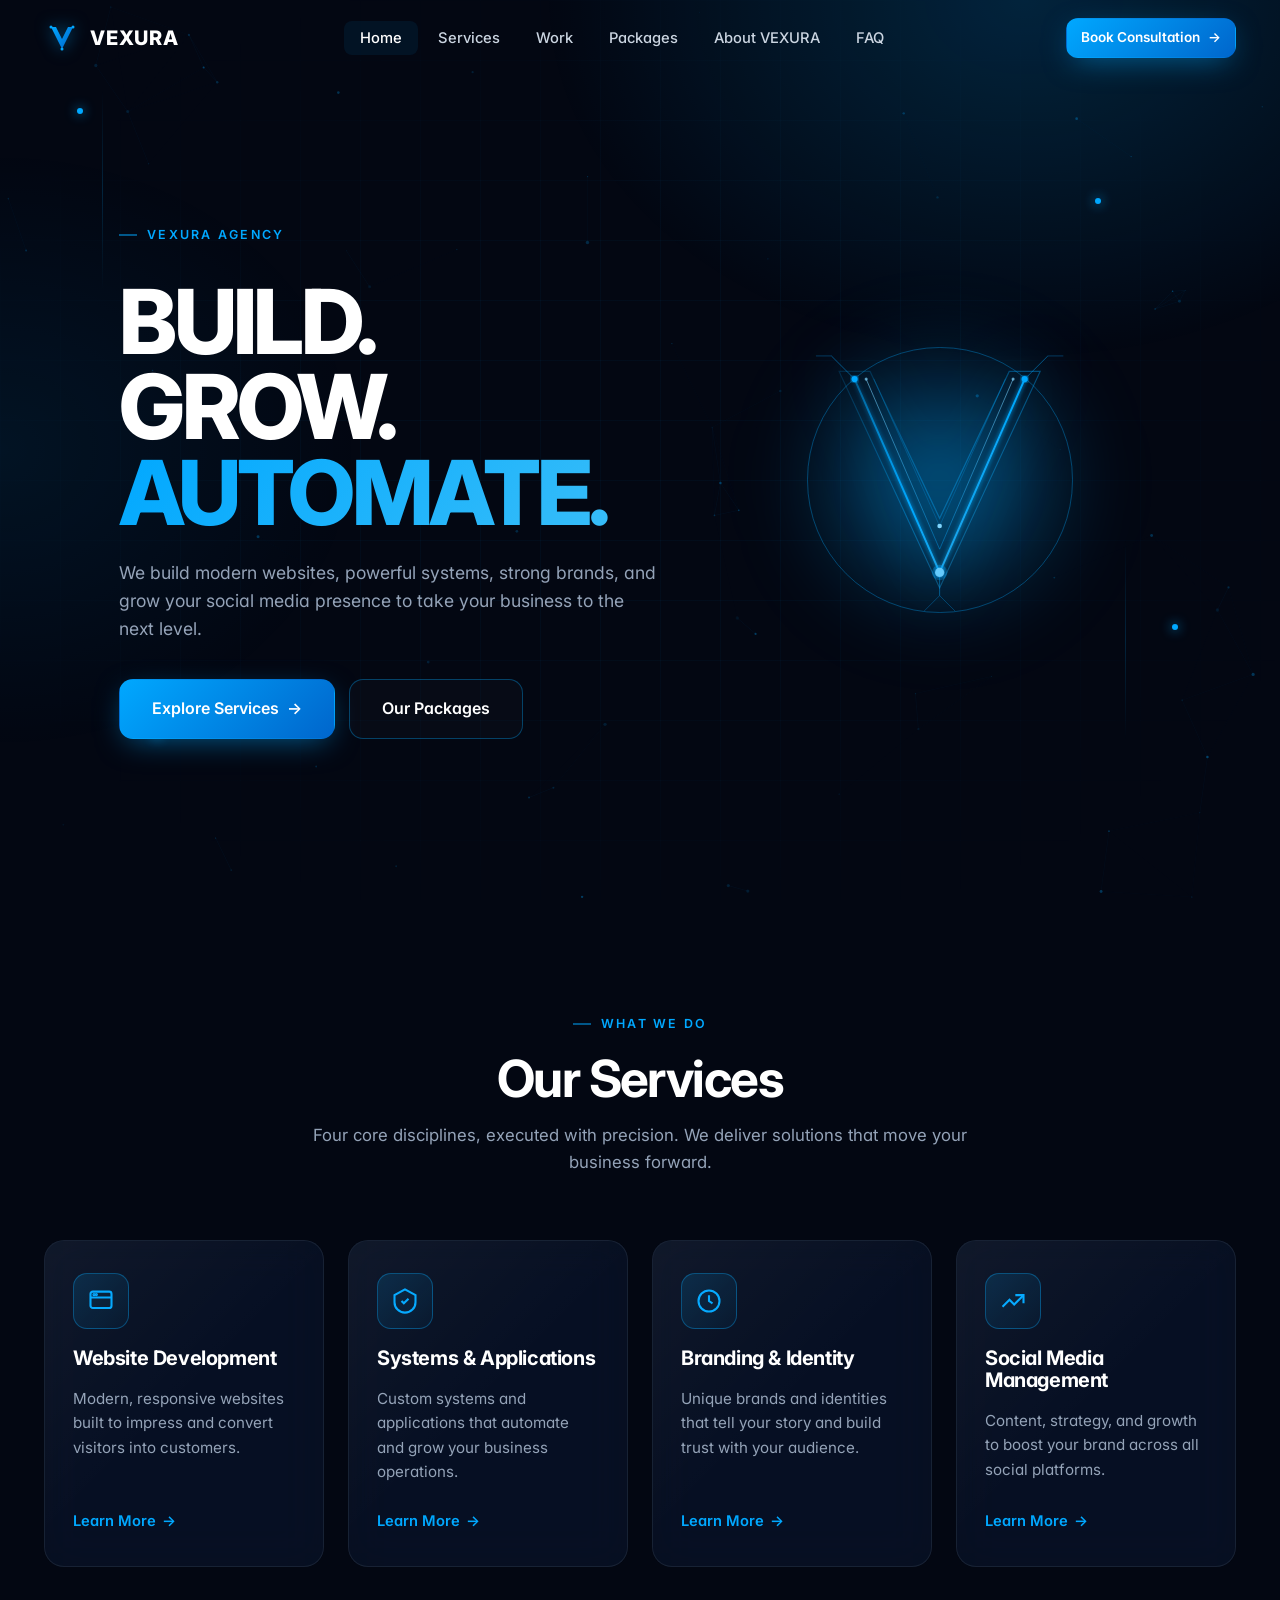
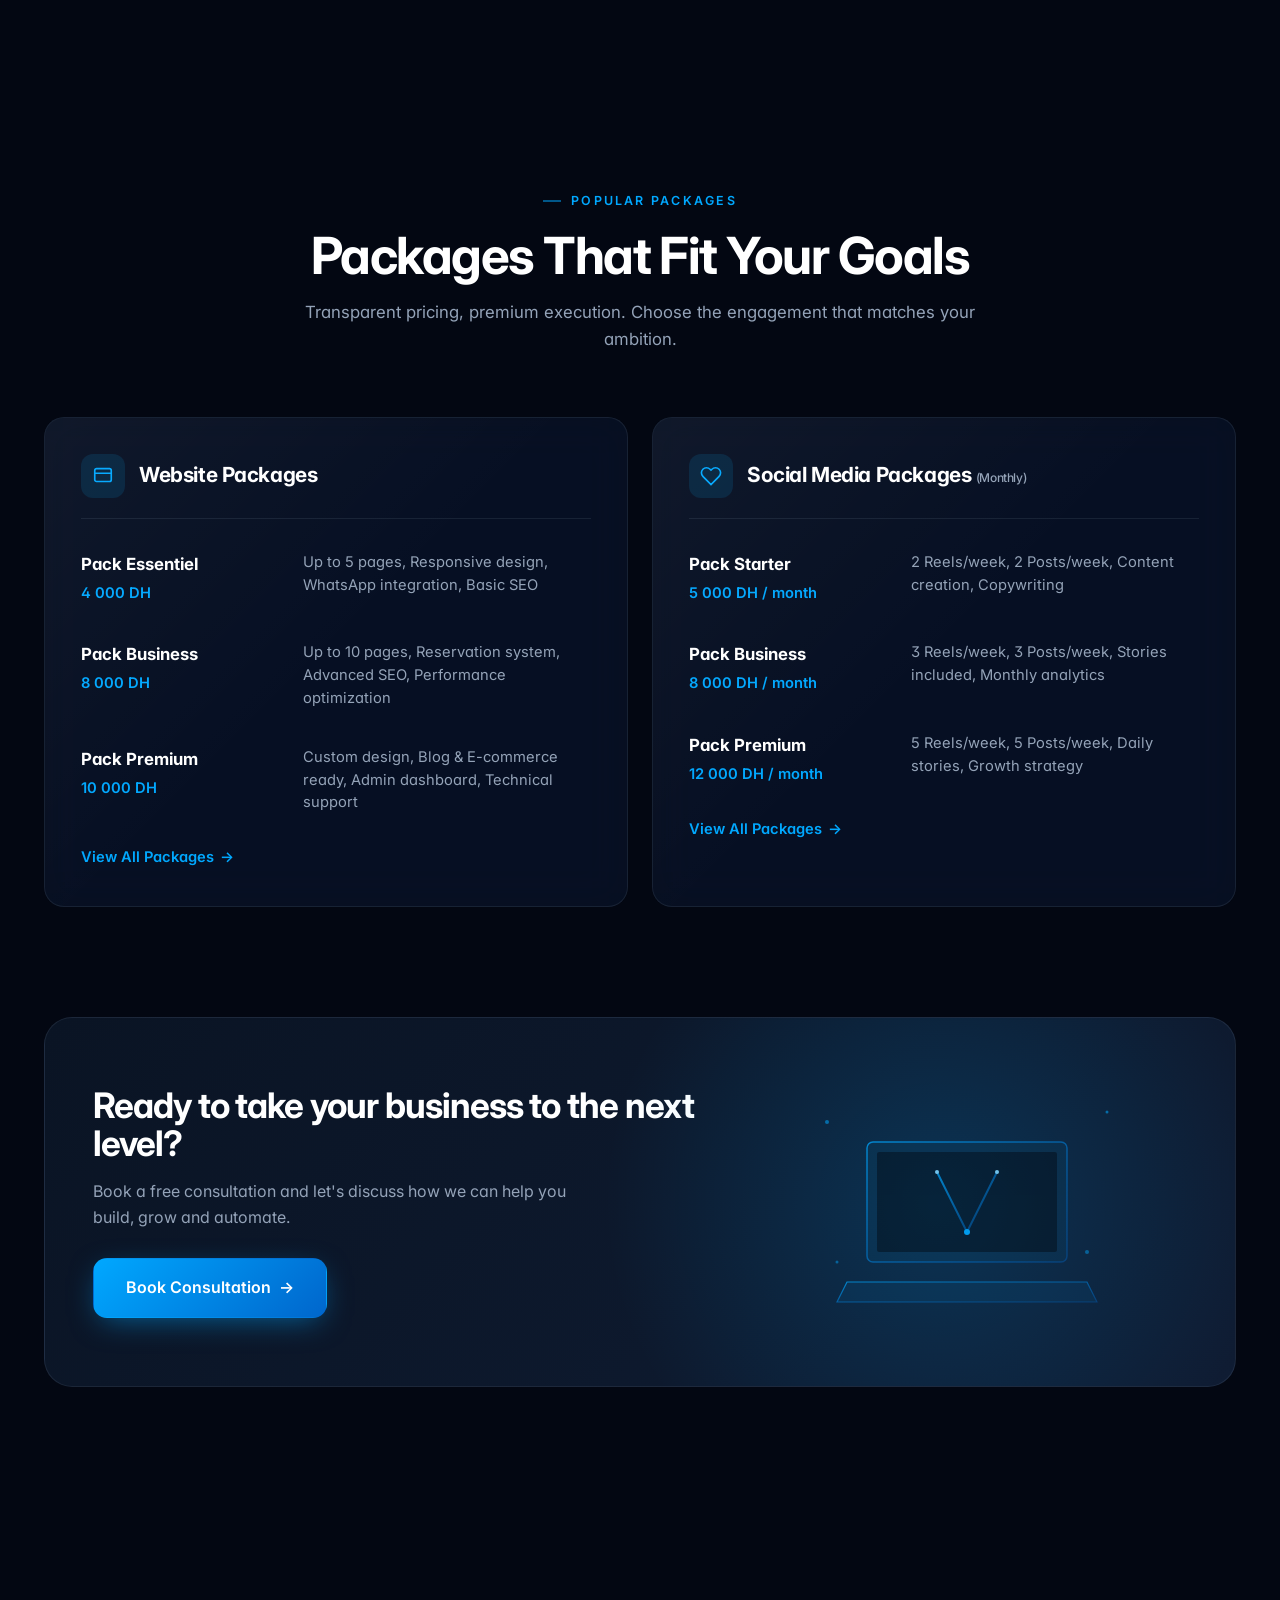
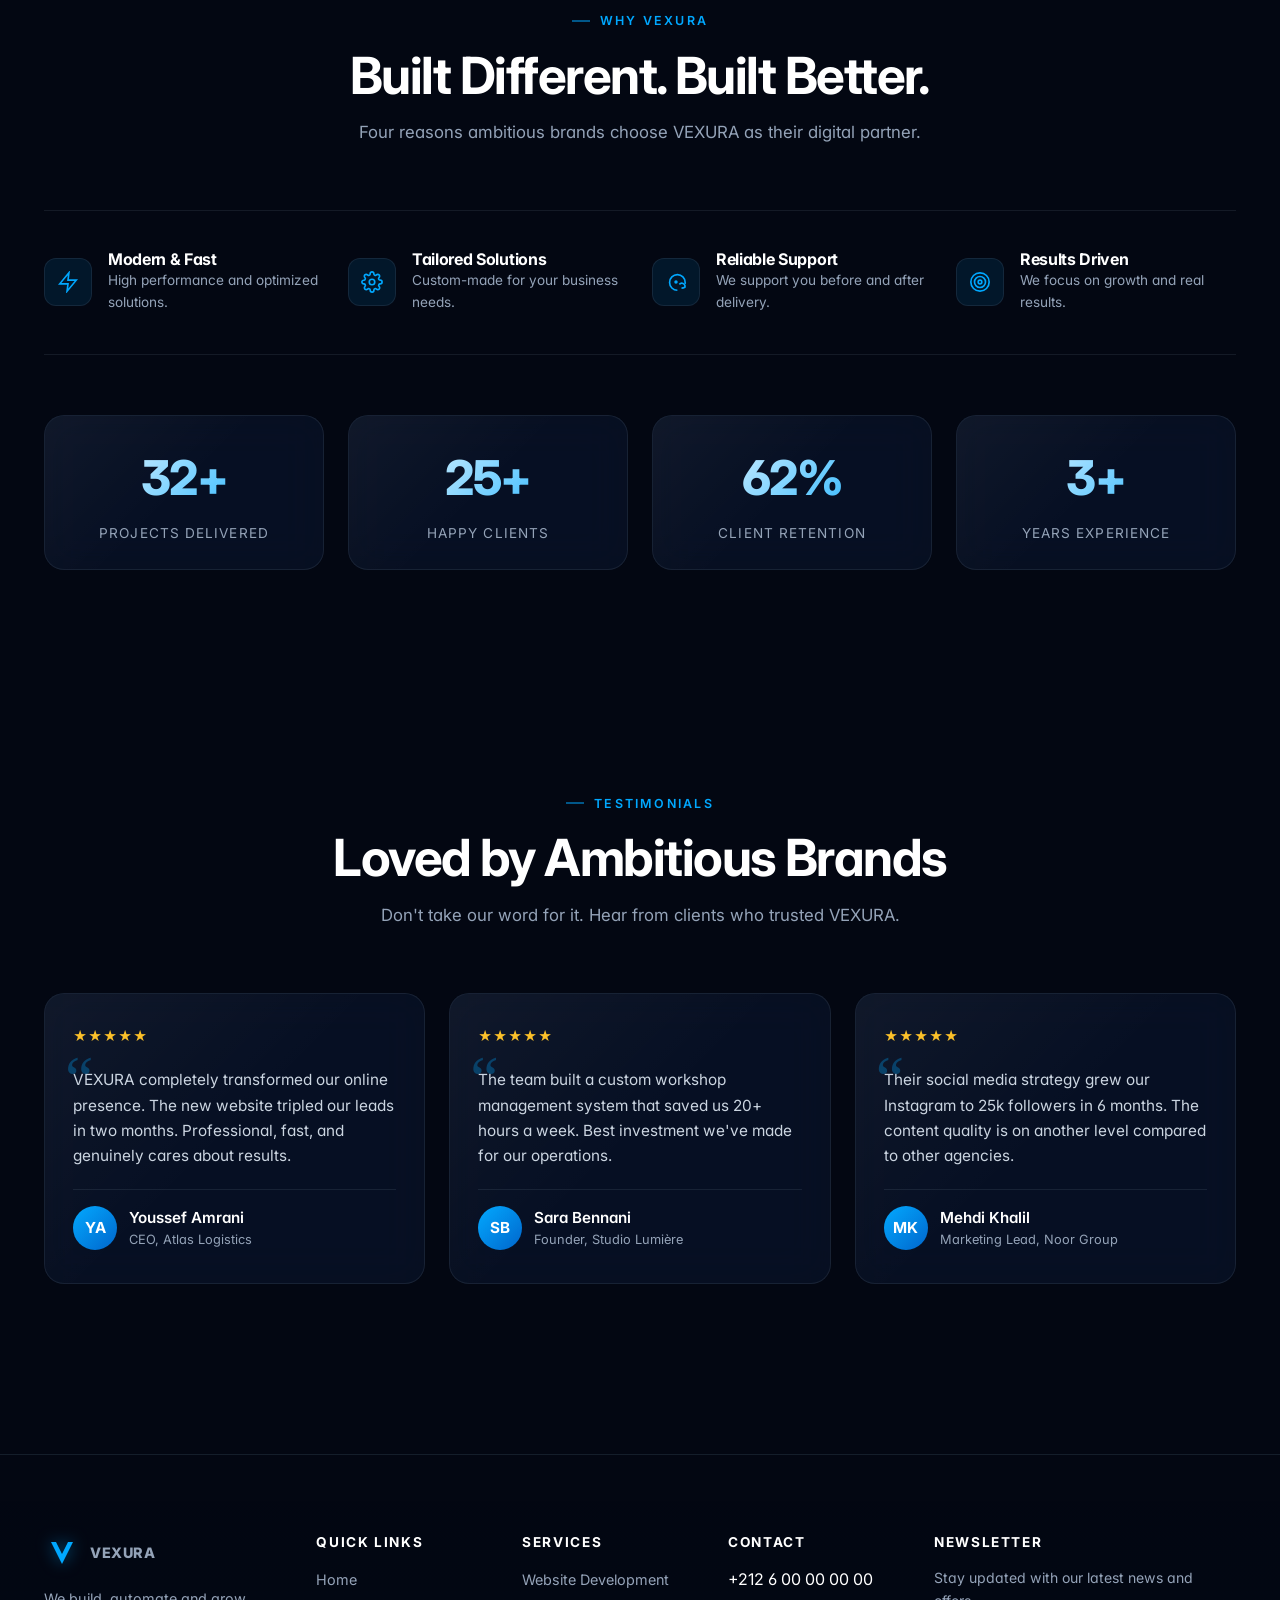
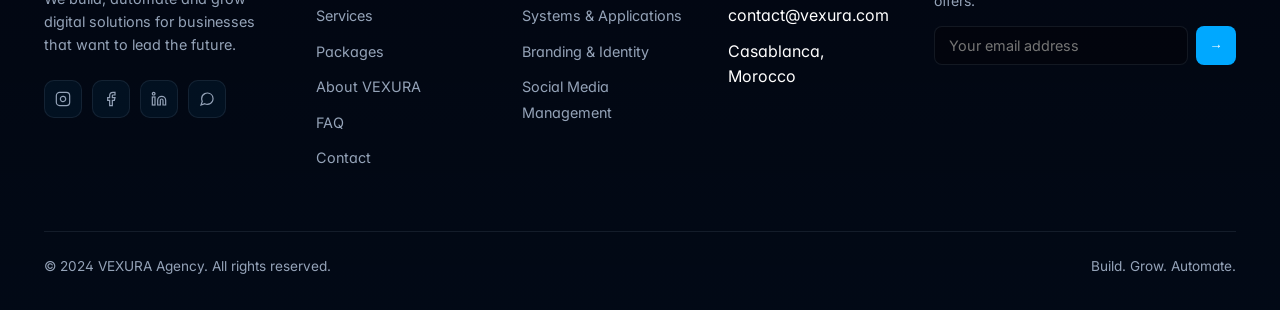
<file: index.html>
<!DOCTYPE html><html lang=en><head><meta charset=UTF-8><meta name=viewport content="width=device-width, initial-scale=1.0"><meta name=description content="VEXURA Agency — Premium digital agency specializing in websites, systems, branding and social media. Build. Grow. Automate."><title>VEXURA Agency — Build. Grow. Automate.</title><link rel=preconnect href=https://fonts.googleapis.com><link rel=preconnect href=https://fonts.gstatic.com crossorigin><link href="https://fonts.googleapis.com/css2?family=Inter:wght@400;500;600;700;800&display=swap" rel=stylesheet><link rel=stylesheet href=assets/css/style.css><link rel=icon type=image/svg+xml href="data:image/svg+xml,%3Csvg xmlns='http://www.w3.org/2000/svg' viewBox='0 0 32 32'%3E%3Cpath d='M6 6 L16 26 L26 6 L21 6 L16 16 L11 6 Z' fill='%2300A8FF'/%3E%3C/svg%3E"></head><body class=home-page><canvas id=particles-canvas></canvas><!-- ============ NAVBAR ============ --><nav class=navbar><div class="container nav-inner"><a href=index.html class=logo><span class=logo-mark><svg viewbox="0 0 32 32" width=32 height=32 fill=none><defs><lineargradient id=lg1 x1=0 y1=0 x2=1 y2=1><stop offset=0% stop-color=#00A8FF /><stop offset=100% stop-color=#0066cc /></lineargradient></defs><path fill=url(#lg1) d="M5 5 L16 27 L27 5 L22 5 L16 17 L10 5 Z"/><circle cx=5 cy=5 r=1.5 fill=#00A8FF /><circle cx=27 cy=5 r=1.5 fill=#00A8FF /><circle cx=16 cy=27 r=1.5 fill=#00A8FF /></svg></span><span>VEXURA</span></a><ul class=nav-links><li><a href=index.html>Home</a></li><li><a href=services.html>Services</a></li><li><a href=work.html>Work</a></li><li><a href=packages.html>Packages</a></li><li><a href=about.html>About VEXURA</a></li><li><a href=faq.html>FAQ</a></li></ul><div class=nav-cta><a href=contact.html class="btn btn-primary btn-sm"> Book Consultation <span class=arrow>→</span></a><button class=menu-toggle aria-label=Menu><svg width=20 height=20 viewbox="0 0 24 24" fill=none stroke=currentColor stroke-width=2><line x1=3 y1=6 x2=21 y2=6 /><line x1=3 y1=12 x2=21 y2=12 /><line x1=3 y1=18 x2=21 y2=18 /></svg></button></div></div></nav><!-- ============ HERO ============ --><section class=hero><div class=bg-grid></div><div class=bg-radial></div><div class=circuit><div class=circuit-dot></div><div class=circuit-dot></div><div class=circuit-dot></div><div class=circuit-dot></div></div><div class=container><div class=hero-grid><div class=hero-content><span class=eyebrow>VEXURA AGENCY</span><h1><span class=word>BUILD.</span><span class=word>GROW.</span><span class="word text-accent-gradient">AUTOMATE.</span></h1><p>We build modern websites, powerful systems, strong brands, and grow your social media presence to take your business to the next level.</p><div class=hero-cta><a href=services.html class="btn btn-primary btn-lg"> Explore Services <span class=arrow>→</span></a><a href=packages.html class="btn btn-outline btn-lg">Our Packages</a></div></div><div class=hero-visual><div class=v-logo-3d><svg class=v-logo-svg viewbox="0 0 400 400" fill=none><defs><lineargradient id=vGrad x1=0% y1=0% x2=100% y2=100%><stop offset=0% stop-color=#00A8FF stop-opacity=0.4 /><stop offset=50% stop-color=#00A8FF stop-opacity=1 /><stop offset=100% stop-color=#38bdf8 stop-opacity=0.7 /></lineargradient><lineargradient id=vGradInner x1=0% y1=0% x2=0% y2=100%><stop offset=0% stop-color=#7dd3fc stop-opacity=0.9 /><stop offset=100% stop-color=#00A8FF stop-opacity=0.6 /></lineargradient><filter id=glow><fegaussianblur stddeviation=3 result=coloredBlur /><femerge><femergenode in=coloredBlur /><femergenode in=SourceGraphic /></femerge></filter></defs><!-- Outer V frame --><path fill=none stroke=url(#vGrad) stroke-width=1.5 opacity=0.4 d="M70 60 L200 340 L330 60 L290 60 L200 250 L110 60 Z"/><!-- Main V glow lines --><path fill=none stroke=url(#vGrad) stroke-width=2.5 stroke-linecap=round filter=url(#glow) d="M90 70 L200 320 L310 70"/><path fill=none stroke=url(#vGradInner) stroke-width=1.2 stroke-linecap=round opacity=0.7 d="M105 70 L200 290 L295 70"/><!-- Right V mirror --><path fill=none stroke=#00A8FF stroke-width=0.8 stroke-linecap=round opacity=0.4 d="M115 70 L200 260 L285 70"/><!-- Circuit dots on V --><circle cx=90 cy=70 r=4 fill=#00A8FF filter=url(#glow) /><circle cx=310 cy=70 r=4 fill=#00A8FF filter=url(#glow) /><circle cx=200 cy=320 r=5 fill=#00A8FF filter=url(#glow) /><circle cx=200 cy=260 r=3 fill=#7dd3fc /><circle cx=105 cy=70 r=2 fill=#7dd3fc opacity=0.7 /><circle cx=295 cy=70 r=2 fill=#7dd3fc opacity=0.7 /><!-- Circuit lines extending out --><line x1=90 y1=70 x2=60 y2=40 stroke=#00A8FF stroke-width=1 opacity=0.6 /><line x1=310 y1=70 x2=340 y2=40 stroke=#00A8FF stroke-width=1 opacity=0.6 /><line x1=200 y1=320 x2=200 y2=350 stroke=#00A8FF stroke-width=1 opacity=0.6 /><line x1=60 y1=40 x2=40 y2=40 stroke=#00A8FF stroke-width=1 opacity=0.4 /><line x1=340 y1=40 x2=360 y2=40 stroke=#00A8FF stroke-width=1 opacity=0.4 /><line x1=200 y1=350 x2=180 y2=370 stroke=#00A8FF stroke-width=1 opacity=0.4 /><line x1=200 y1=350 x2=220 y2=370 stroke=#00A8FF stroke-width=1 opacity=0.4 /><!-- Light beam at apex --><circle cx=200 cy=320 r=10 fill=#00A8FF opacity=0.3 class=pulse-dot /><circle cx=200 cy=320 r=6 fill=#7dd3fc opacity=0.8 /></svg></div></div></div></div></section><!-- ============ SERVICES OVERVIEW ============ --><section class=section id=services-overview><div class=container><div class="section-header fade-in"><span class=eyebrow>What We Do</span><h2>Our Services</h2><p>Four core disciplines, executed with precision. We deliver solutions that move your business forward.</p></div><div class="grid grid-4"><div class="glass glass-hover service-card fade-in"><div class=service-icon><svg width=28 height=28 viewbox="0 0 24 24" fill=none stroke=currentColor stroke-width=1.8><rect x=3 y=4 width=18 height=14 rx=2 /><line x1=3 y1=9 x2=21 y2=9 /><circle cx=6 cy=6.5 r=0.5 fill=currentColor /><circle cx=8 cy=6.5 r=0.5 fill=currentColor /></svg></div><h3>Website Development</h3><p>Modern, responsive websites built to impress and convert visitors into customers.</p><a href=services.html#website class=link-arrow>Learn More <span>→</span></a></div><div class="glass glass-hover service-card fade-in"><div class=service-icon><svg width=28 height=28 viewbox="0 0 24 24" fill=none stroke=currentColor stroke-width=1.8><path d="M12 2L3 7v6c0 5 4 9 9 9s9-4 9-9V7l-9-5z"/><path d="M9 12l2 2 4-4"/></svg></div><h3>Systems & Applications</h3><p>Custom systems and applications that automate and grow your business operations.</p><a href=services.html#systems class=link-arrow>Learn More <span>→</span></a></div><div class="glass glass-hover service-card fade-in"><div class=service-icon><svg width=28 height=28 viewbox="0 0 24 24" fill=none stroke=currentColor stroke-width=1.8><circle cx=12 cy=12 r=9 /><path d="M12 7v5l3 2"/></svg></div><h3>Branding & Identity</h3><p>Unique brands and identities that tell your story and build trust with your audience.</p><a href=services.html#branding class=link-arrow>Learn More <span>→</span></a></div><div class="glass glass-hover service-card fade-in"><div class=service-icon><svg width=28 height=28 viewbox="0 0 24 24" fill=none stroke=currentColor stroke-width=1.8><path d="M3 17l6-6 4 4 8-8"/><polyline points="14,7 21,7 21,14"/></svg></div><h3>Social Media Management</h3><p>Content, strategy, and growth to boost your brand across all social platforms.</p><a href=services.html#social class=link-arrow>Learn More <span>→</span></a></div></div></div></section><!-- ============ PACKAGES OVERVIEW ============ --><section class=section id=packages-overview><div class=container><div class="section-header fade-in"><span class=eyebrow>Popular Packages</span><h2>Packages That Fit Your Goals</h2><p>Transparent pricing, premium execution. Choose the engagement that matches your ambition.</p></div><div class=packages-grid><div class="glass package-group fade-in"><div class=package-group-header><div class=icon-wrap><svg width=22 height=22 viewbox="0 0 24 24" fill=none stroke=currentColor stroke-width=1.8><rect x=3 y=4 width=18 height=14 rx=2 /><line x1=3 y1=9 x2=21 y2=9 /></svg></div><h3>Website Packages</h3></div><div class=package-list><div class=package-item><div><div class=pkg-name>Pack Essentiel</div><div class=pkg-price>4 000 DH</div></div><div class=pkg-desc>Up to 5 pages, Responsive design, WhatsApp integration, Basic SEO</div></div><div class=package-item><div><div class=pkg-name>Pack Business</div><div class=pkg-price>8 000 DH</div></div><div class=pkg-desc>Up to 10 pages, Reservation system, Advanced SEO, Performance optimization</div></div><div class=package-item><div><div class=pkg-name>Pack Premium</div><div class=pkg-price>10 000 DH</div></div><div class=pkg-desc>Custom design, Blog & E-commerce ready, Admin dashboard, Technical support</div></div></div><a href=packages.html class=link-arrow>View All Packages <span>→</span></a></div><div class="glass package-group fade-in"><div class=package-group-header><div class=icon-wrap><svg width=22 height=22 viewbox="0 0 24 24" fill=none stroke=currentColor stroke-width=1.8><path d="M20.84 4.61a5.5 5.5 0 0 0-7.78 0L12 5.67l-1.06-1.06a5.5 5.5 0 0 0-7.78 7.78l1.06 1.06L12 21.23l7.78-7.78 1.06-1.06a5.5 5.5 0 0 0 0-7.78z"/></svg></div><h3>Social Media Packages <span style=font-size:.75rem;color:var(--text-muted);font-weight:500;>(Monthly)</span></h3></div><div class=package-list><div class=package-item><div><div class=pkg-name>Pack Starter</div><div class=pkg-price>5 000 DH / month</div></div><div class=pkg-desc>2 Reels/week, 2 Posts/week, Content creation, Copywriting</div></div><div class=package-item><div><div class=pkg-name>Pack Business</div><div class=pkg-price>8 000 DH / month</div></div><div class=pkg-desc>3 Reels/week, 3 Posts/week, Stories included, Monthly analytics</div></div><div class=package-item><div><div class=pkg-name>Pack Premium</div><div class=pkg-price>12 000 DH / month</div></div><div class=pkg-desc>5 Reels/week, 5 Posts/week, Daily stories, Growth strategy</div></div></div><a href=packages.html class=link-arrow>View All Packages <span>→</span></a></div></div></div></section><!-- ============ CTA BANNER ============ --><section class=section style=padding-top:0;><div class=container><div class="cta-banner fade-in"><div><h2>Ready to take your business to the next level?</h2><p>Book a free consultation and let's discuss how we can help you build, grow and automate.</p><a href=contact.html class="btn btn-primary btn-lg"> Book Consultation <span class=arrow>→</span></a></div><div class=cta-banner-visual><svg viewbox="0 0 320 240" fill=none><defs><lineargradient id=ctaG x1=0 y1=0 x2=1 y2=1><stop offset=0% stop-color=#00A8FF stop-opacity=0.8 /><stop offset=100% stop-color=#0066cc stop-opacity=0.4 /></lineargradient></defs><!-- Laptop --><rect x=60 y=60 width=200 height=120 rx=6 fill=rgba(0,168,255,0.05) stroke=url(#ctaG) stroke-width=1.5 /><rect x=70 y=70 width=180 height=100 rx=2 fill=rgba(0,0,0,0.4) /><path fill=rgba(0,168,255,0.08) stroke=url(#ctaG) stroke-width=1.2 d="M40 200 L280 200 L290 220 L30 220 Z"/><!-- V on screen --><path fill=none stroke=url(#ctaG) stroke-width=2 stroke-linecap=round d="M130 90 L160 150 L190 90"/><!-- Glow dots --><circle cx=160 cy=150 r=3 fill=#00A8FF /><circle cx=130 cy=90 r=2 fill=#7dd3fc /><circle cx=190 cy=90 r=2 fill=#7dd3fc /><!-- Floating particles --><circle cx=20 cy=40 r=2 fill=#00A8FF opacity=0.6 /><circle cx=300 cy=30 r=1.5 fill=#00A8FF opacity=0.6 /><circle cx=280 cy=170 r=2 fill=#00A8FF opacity=0.5 /><circle cx=30 cy=180 r=1.5 fill=#00A8FF opacity=0.5 /></svg></div></div></div></section><!-- ============ WHY CHOOSE VEXURA ============ --><section class=section><div class=container><div class="section-header fade-in"><span class=eyebrow>Why VEXURA</span><h2>Built Different. Built Better.</h2><p>Four reasons ambitious brands choose VEXURA as their digital partner.</p></div><div class="feature-row fade-in"><div class=feature-item><div class=ic><svg width=22 height=22 viewbox="0 0 24 24" fill=none stroke=currentColor stroke-width=1.8><polygon points="13 2 3 14 12 14 11 22 21 10 12 10 13 2"/></svg></div><div><h5>Modern & Fast</h5><p>High performance and optimized solutions.</p></div></div><div class=feature-item><div class=ic><svg width=22 height=22 viewbox="0 0 24 24" fill=none stroke=currentColor stroke-width=1.8><circle cx=12 cy=12 r=3 /><path d="M19.4 15a1.65 1.65 0 0 0 .33 1.82l.06.06a2 2 0 0 1 0 2.83 2 2 0 0 1-2.83 0l-.06-.06a1.65 1.65 0 0 0-1.82-.33 1.65 1.65 0 0 0-1 1.51V21a2 2 0 0 1-2 2 2 2 0 0 1-2-2v-.09A1.65 1.65 0 0 0 9 19.4a1.65 1.65 0 0 0-1.82.33l-.06.06a2 2 0 0 1-2.83 0 2 2 0 0 1 0-2.83l.06-.06a1.65 1.65 0 0 0 .33-1.82 1.65 1.65 0 0 0-1.51-1H3a2 2 0 0 1-2-2 2 2 0 0 1 2-2h.09A1.65 1.65 0 0 0 4.6 9a1.65 1.65 0 0 0-.33-1.82l-.06-.06a2 2 0 0 1 0-2.83 2 2 0 0 1 2.83 0l.06.06a1.65 1.65 0 0 0 1.82.33H9a1.65 1.65 0 0 0 1-1.51V3a2 2 0 0 1 2-2 2 2 0 0 1 2 2v.09a1.65 1.65 0 0 0 1 1.51 1.65 1.65 0 0 0 1.82-.33l.06-.06a2 2 0 0 1 2.83 0 2 2 0 0 1 0 2.83l-.06.06a1.65 1.65 0 0 0-.33 1.82V9a1.65 1.65 0 0 0 1.51 1H21a2 2 0 0 1 2 2 2 2 0 0 1-2 2h-.09a1.65 1.65 0 0 0-1.51 1z"/></svg></div><div><h5>Tailored Solutions</h5><p>Custom-made for your business needs.</p></div></div><div class=feature-item><div class=ic><svg width=22 height=22 viewbox="0 0 24 24" fill=none stroke=currentColor stroke-width=1.8><path d="M18 18.72a9.094 9.094 0 0 0 3.741-1.027 3.5 3.5 0 0 0-6.073-3.067"/><path d="M13.5 21a8.5 8.5 0 0 1-8.5-8.5c0-4.687 3.813-8.5 8.5-8.5s8.5 3.813 8.5 8.5c0 .5-.04.99-.12 1.47"/><circle cx=12 cy=12 r=1 /></svg></div><div><h5>Reliable Support</h5><p>We support you before and after delivery.</p></div></div><div class=feature-item><div class=ic><svg width=22 height=22 viewbox="0 0 24 24" fill=none stroke=currentColor stroke-width=1.8><circle cx=12 cy=12 r=10 /><circle cx=12 cy=12 r=6 /><circle cx=12 cy=12 r=2 /></svg></div><div><h5>Results Driven</h5><p>We focus on growth and real results.</p></div></div></div><div class="stats-row fade-in"><div class="stat glass"><div class=num><span data-count=50>0</span>+</div><div class=lbl>Projects Delivered</div></div><div class="stat glass"><div class=num><span data-count=40>0</span>+</div><div class=lbl>Happy Clients</div></div><div class="stat glass"><div class=num><span data-count=98>0</span>%</div><div class=lbl>Client Retention</div></div><div class="stat glass"><div class=num><span data-count=5>0</span>+</div><div class=lbl>Years Experience</div></div></div></div></section><!-- ============ TESTIMONIALS ============ --><section class=section><div class=container><div class="section-header fade-in"><span class=eyebrow>Testimonials</span><h2>Loved by Ambitious Brands</h2><p>Don't take our word for it. Hear from clients who trusted VEXURA.</p></div><div class=testimonials-grid><div class="glass testimonial fade-in"><div class=stars>★★★★★</div><p class=quote>VEXURA completely transformed our online presence. The new website tripled our leads in two months. Professional, fast, and genuinely cares about results.</p><div class=testimonial-author><div class=author-avatar>YA</div><div class=author-info><div class=name>Youssef Amrani</div><div class=role>CEO, Atlas Logistics</div></div></div></div><div class="glass testimonial fade-in"><div class=stars>★★★★★</div><p class=quote>The team built a custom workshop management system that saved us 20+ hours a week. Best investment we've made for our operations.</p><div class=testimonial-author><div class=author-avatar>SB</div><div class=author-info><div class=name>Sara Bennani</div><div class=role>Founder, Studio Lumière</div></div></div></div><div class="glass testimonial fade-in"><div class=stars>★★★★★</div><p class=quote>Their social media strategy grew our Instagram to 25k followers in 6 months. The content quality is on another level compared to other agencies.</p><div class=testimonial-author><div class=author-avatar>MK</div><div class=author-info><div class=name>Mehdi Khalil</div><div class=role>Marketing Lead, Noor Group</div></div></div></div></div></div></section><!-- ============ FOOTER ============ --><footer class=footer><div class=container><div class=footer-grid><div class="footer-col footer-brand"><a href=index.html class=logo><span class=logo-mark><svg viewbox="0 0 32 32" width=32 height=32 fill=none><path fill=#00A8FF d="M5 5 L16 27 L27 5 L22 5 L16 17 L10 5 Z"/></svg></span><span>VEXURA</span></a><p>We build, automate and grow digital solutions for businesses that want to lead the future.</p><div class=footer-socials><a href=# aria-label=Instagram><svg width=16 height=16 viewbox="0 0 24 24" fill=none stroke=currentColor stroke-width=1.8><rect x=2 y=2 width=20 height=20 rx=5 /><path d="M16 11.37A4 4 0 1 1 12.63 8 4 4 0 0 1 16 11.37z"/><line x1=17.5 y1=6.5 x2=17.51 y2=6.5 /></svg></a><a href=# aria-label=Facebook><svg width=16 height=16 viewbox="0 0 24 24" fill=none stroke=currentColor stroke-width=1.8><path d="M18 2h-3a5 5 0 0 0-5 5v3H7v4h3v8h4v-8h3l1-4h-4V7a1 1 0 0 1 1-1h3z"/></svg></a><a href=# aria-label=LinkedIn><svg width=16 height=16 viewbox="0 0 24 24" fill=none stroke=currentColor stroke-width=1.8><path d="M16 8a6 6 0 0 1 6 6v7h-4v-7a2 2 0 0 0-4 0v7h-4v-7a6 6 0 0 1 6-6z"/><rect x=2 y=9 width=4 height=12 /><circle cx=4 cy=4 r=2 /></svg></a><a href=# aria-label=WhatsApp><svg width=16 height=16 viewbox="0 0 24 24" fill=none stroke=currentColor stroke-width=1.8><path d="M21 11.5a8.38 8.38 0 0 1-.9 3.8 8.5 8.5 0 0 1-7.6 4.7 8.38 8.38 0 0 1-3.8-.9L3 21l1.9-5.7a8.38 8.38 0 0 1-.9-3.8 8.5 8.5 0 0 1 4.7-7.6 8.38 8.38 0 0 1 3.8-.9h.5a8.48 8.48 0 0 1 8 8v.5z"/></svg></a></div></div><div class=footer-col><h5>Quick Links</h5><ul><li><a href=index.html>Home</a></li><li><a href=services.html>Services</a></li><li><a href=packages.html>Packages</a></li><li><a href=about.html>About VEXURA</a></li><li><a href=faq.html>FAQ</a></li><li><a href=contact.html>Contact</a></li></ul></div><div class=footer-col><h5>Services</h5><ul><li><a href=services.html#website>Website Development</a></li><li><a href=services.html#systems>Systems & Applications</a></li><li><a href=services.html#branding>Branding & Identity</a></li><li><a href=services.html#social>Social Media Management</a></li></ul></div><div class=footer-col><h5>Contact</h5><ul><li>+212 6 00 00 00 00</li><li>contact@vexura.com</li><li>Casablanca, Morocco</li></ul></div><div class=footer-col><h5>Newsletter</h5><p style=color:var(--text-muted);font-size:0.88rem;margin-bottom:14px;>Stay updated with our latest news and offers.</p><form class=newsletter-form onsubmit="event.preventDefault();this.querySelector('input').value='';this.querySelector('button').textContent='✓';setTimeout(()=>this.querySelector('button').textContent='→',2000);"><input type=email placeholder="Your email address" required><button type=submit aria-label=Subscribe>→</button></form></div></div><div class=footer-bottom><div>© 2024 VEXURA Agency. All rights reserved.</div><div>Build. Grow. Automate.</div></div></div></footer><script src=assets/js/main.js></script></body></html>
</file>
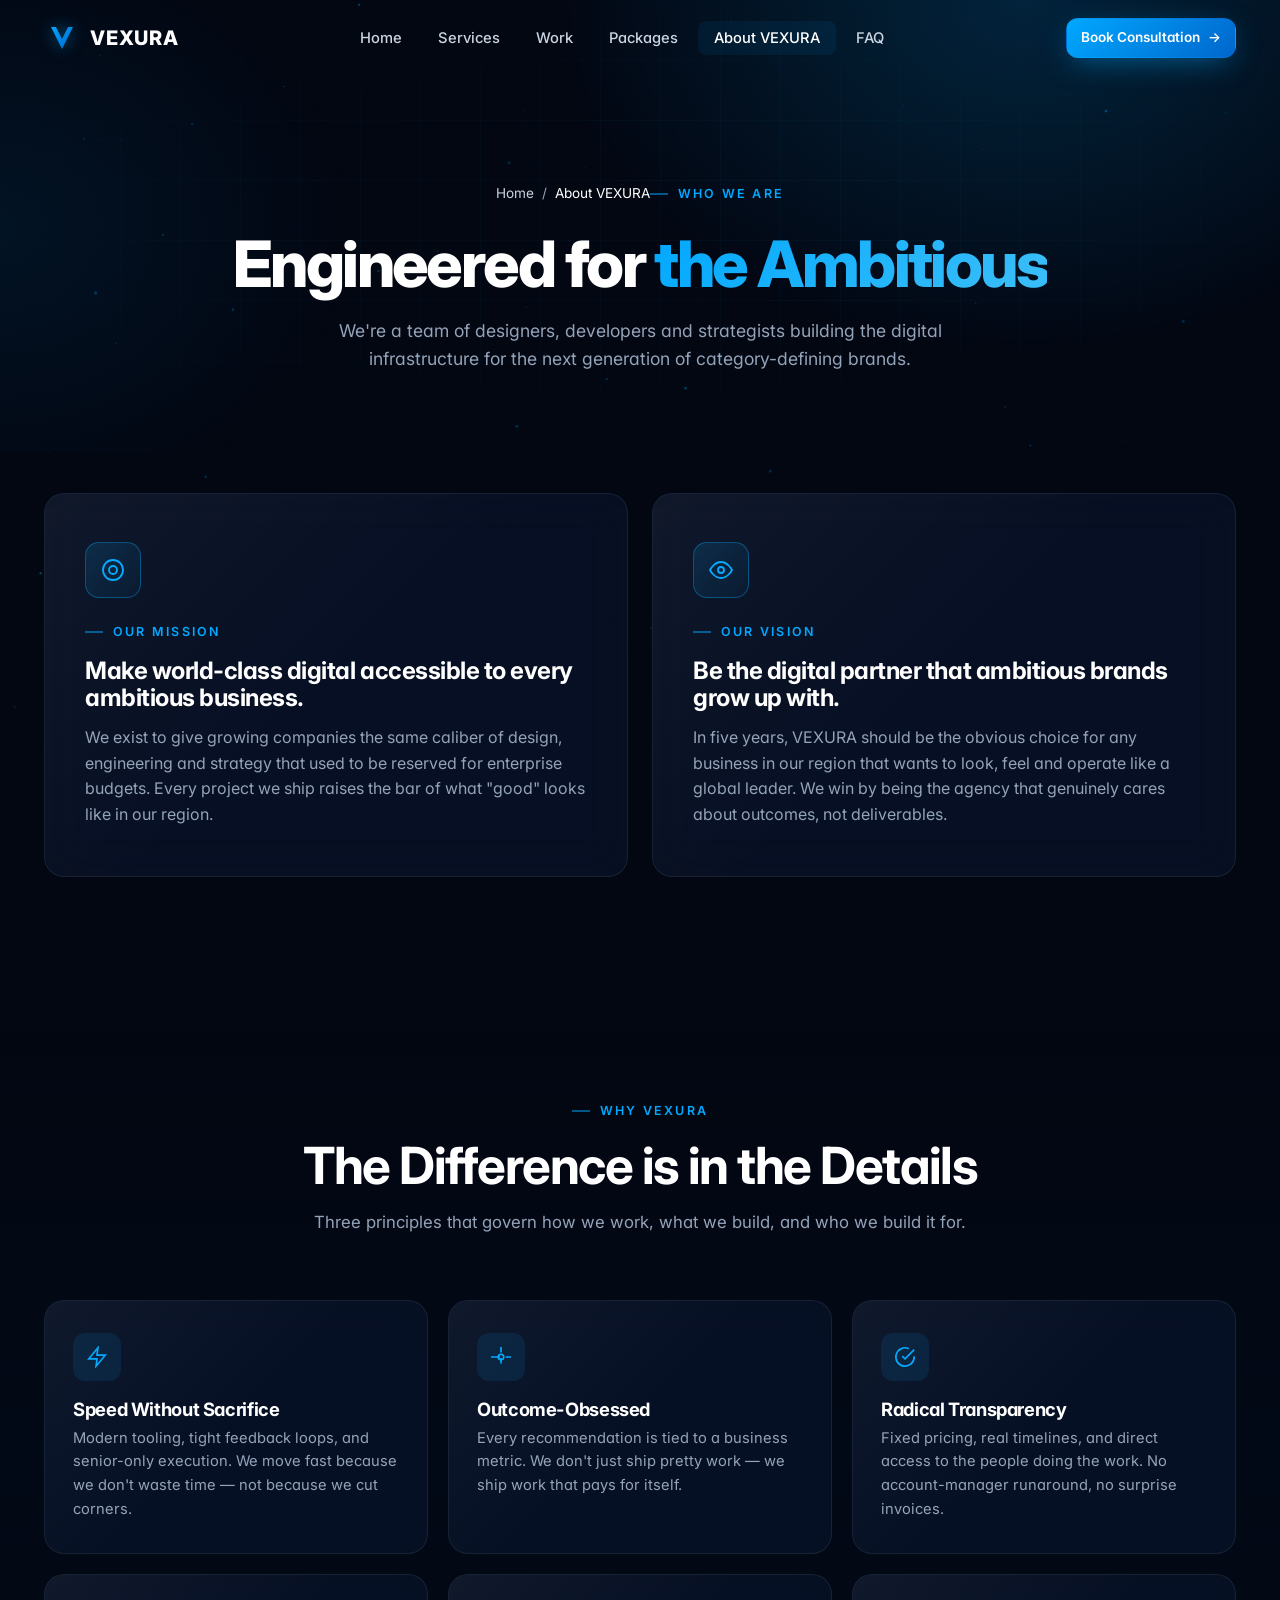
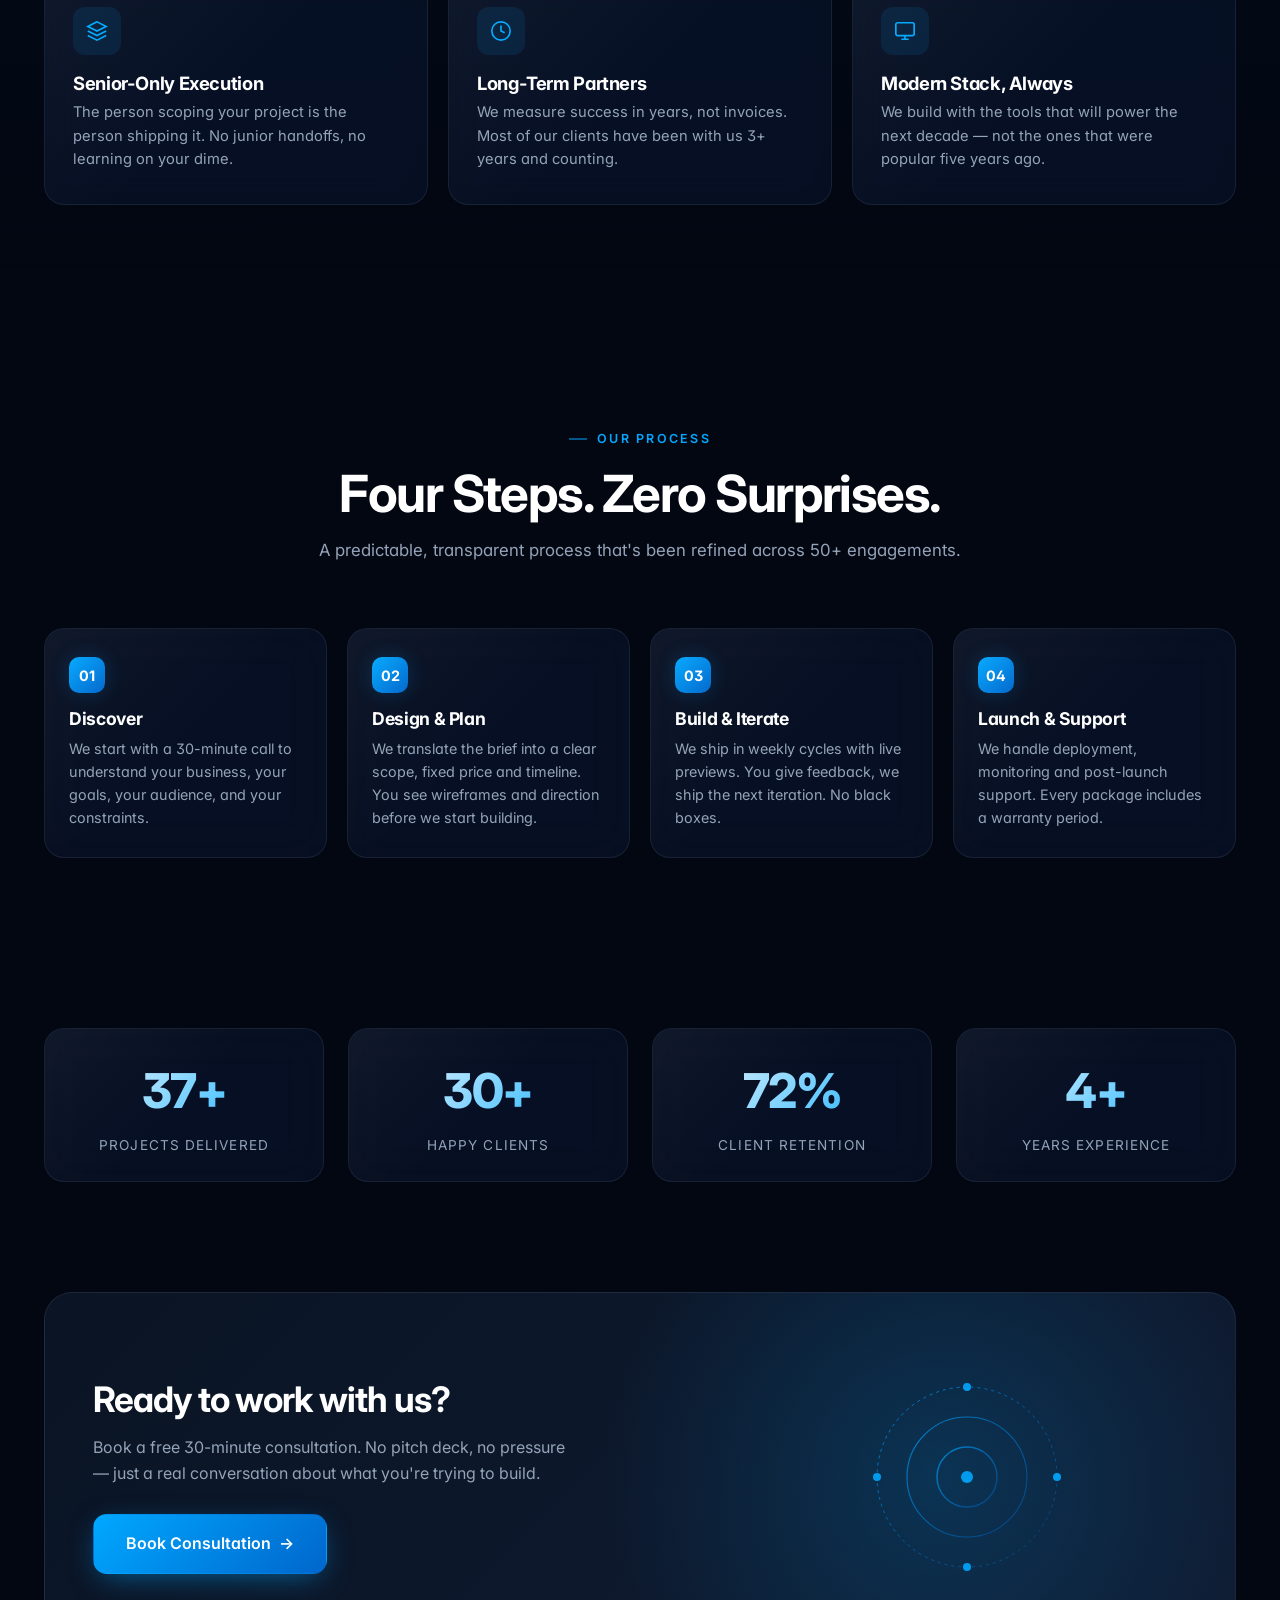
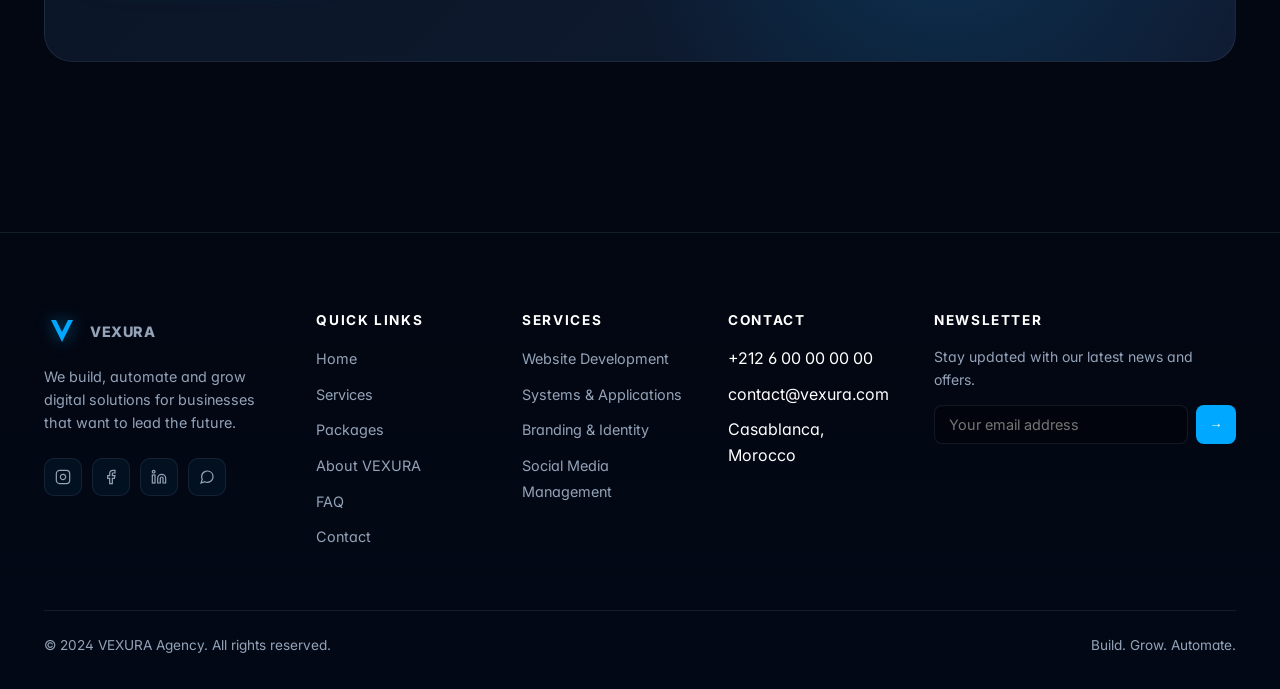
<file: about.html>
<!DOCTYPE html><html lang=en><head><meta charset=UTF-8><meta name=viewport content="width=device-width, initial-scale=1.0"><meta name=description content="About VEXURA Agency — Our mission, vision, process and the principles that drive our work."><title>About VEXURA — VEXURA Agency</title><link rel=preconnect href=https://fonts.googleapis.com><link rel=preconnect href=https://fonts.gstatic.com crossorigin><link href="https://fonts.googleapis.com/css2?family=Inter:wght@400;500;600;700;800&display=swap" rel=stylesheet><link rel=stylesheet href=assets/css/style.css><link rel=icon type=image/svg+xml href="data:image/svg+xml,%3Csvg xmlns='http://www.w3.org/2000/svg' viewBox='0 0 32 32'%3E%3Cpath d='M6 6 L16 26 L26 6 L21 6 L16 16 L11 6 Z' fill='%2300A8FF'/%3E%3C/svg%3E"></head><body class=about-page><canvas id=particles-canvas></canvas><!-- NAVBAR --><nav class=navbar><div class="container nav-inner"><a href=index.html class=logo><span class=logo-mark><svg viewbox="0 0 32 32" width=32 height=32 fill=none><defs><lineargradient id=lg4 x1=0 y1=0 x2=1 y2=1><stop offset=0% stop-color=#00A8FF /><stop offset=100% stop-color=#0066cc /></lineargradient></defs><path fill=url(#lg4) d="M5 5 L16 27 L27 5 L22 5 L16 17 L10 5 Z"/></svg></span><span>VEXURA</span></a><ul class=nav-links><li><a href=index.html>Home</a></li><li><a href=services.html>Services</a></li><li><a href=work.html>Work</a></li><li><a href=packages.html>Packages</a></li><li><a href=about.html>About VEXURA</a></li><li><a href=faq.html>FAQ</a></li></ul><div class=nav-cta><a href=contact.html class="btn btn-primary btn-sm">Book Consultation <span class=arrow>→</span></a><button class=menu-toggle aria-label=Menu><svg width=20 height=20 viewbox="0 0 24 24" fill=none stroke=currentColor stroke-width=2><line x1=3 y1=6 x2=21 y2=6 /><line x1=3 y1=12 x2=21 y2=12 /><line x1=3 y1=18 x2=21 y2=18 /></svg></button></div></div></nav><!-- PAGE HERO --><section class=page-hero><div class=bg-grid></div><div class=bg-radial></div><div class=container><div class=breadcrumb><a href=index.html>Home</a><span>/</span><span style=color:var(--text-primary);>About VEXURA</span></div><span class=eyebrow style=display:inline-block;>Who We Are</span><h1>Engineered for <span class=text-accent-gradient>the Ambitious</span></h1><p>We're a team of designers, developers and strategists building the digital infrastructure for the next generation of category-defining brands.</p></div></section><!-- MISSION & VISION --><section class=section style=padding-top:40px;><div class=container><div class="grid grid-2 fade-in"><div class=glass style="padding:48px 40px;"><div class=service-icon style=margin-bottom:20px;><svg width=24 height=24 viewbox="0 0 24 24" fill=none stroke=currentColor stroke-width=1.8><circle cx=12 cy=12 r=10 /><circle cx=12 cy=12 r=4 /></svg></div><span class=eyebrow>Our Mission</span><h3 style=font-size:1.5rem;margin-bottom:14px;>Make world-class digital accessible to every ambitious business.</h3><p style=color:var(--text-muted);>We exist to give growing companies the same caliber of design, engineering and strategy that used to be reserved for enterprise budgets. Every project we ship raises the bar of what "good" looks like in our region.</p></div><div class=glass style="padding:48px 40px;"><div class=service-icon style=margin-bottom:20px;><svg width=24 height=24 viewbox="0 0 24 24" fill=none stroke=currentColor stroke-width=1.8><path d="M1 12s4-8 11-8 11 8 11 8-4 8-11 8-11-8-11-8z"/><circle cx=12 cy=12 r=3 /></svg></div><span class=eyebrow>Our Vision</span><h3 style=font-size:1.5rem;margin-bottom:14px;>Be the digital partner that ambitious brands grow up with.</h3><p style=color:var(--text-muted);>In five years, VEXURA should be the obvious choice for any business in our region that wants to look, feel and operate like a global leader. We win by being the agency that genuinely cares about outcomes, not deliverables.</p></div></div></div></section><!-- WHY VEXURA --><section class=section style=background:linear-gradient(180deg,transparent,rgba(0,168,255,0.02),transparent);><div class=container><div class="section-header fade-in"><span class=eyebrow>Why VEXURA</span><h2>The Difference is in the Details</h2><p>Three principles that govern how we work, what we build, and who we build it for.</p></div><div class=value-grid><div class="glass value-card fade-in"><div class=ic><svg width=22 height=22 viewbox="0 0 24 24" fill=none stroke=currentColor stroke-width=1.8><polygon points="13 2 3 14 12 14 11 22 21 10 12 10 13 2"/></svg></div><h4>Speed Without Sacrifice</h4><p>Modern tooling, tight feedback loops, and senior-only execution. We move fast because we don't waste time — not because we cut corners.</p></div><div class="glass value-card fade-in"><div class=ic><svg width=22 height=22 viewbox="0 0 24 24" fill=none stroke=currentColor stroke-width=1.8><circle cx=12 cy=12 r=3 /><path d="M12 1v6m0 6v6m11-7h-6m-6 0H1"/></svg></div><h4>Outcome-Obsessed</h4><p>Every recommendation is tied to a business metric. We don't just ship pretty work — we ship work that pays for itself.</p></div><div class="glass value-card fade-in"><div class=ic><svg width=22 height=22 viewbox="0 0 24 24" fill=none stroke=currentColor stroke-width=1.8><path d="M22 11.08V12a10 10 0 1 1-5.93-9.14"/><polyline points="22 4 12 14.01 9 11.01"/></svg></div><h4>Radical Transparency</h4><p>Fixed pricing, real timelines, and direct access to the people doing the work. No account-manager runaround, no surprise invoices.</p></div><div class="glass value-card fade-in"><div class=ic><svg width=22 height=22 viewbox="0 0 24 24" fill=none stroke=currentColor stroke-width=1.8><path d="M12 2L2 7l10 5 10-5-10-5z"/><path d="M2 17l10 5 10-5"/><path d="M2 12l10 5 10-5"/></svg></div><h4>Senior-Only Execution</h4><p>The person scoping your project is the person shipping it. No junior handoffs, no learning on your dime.</p></div><div class="glass value-card fade-in"><div class=ic><svg width=22 height=22 viewbox="0 0 24 24" fill=none stroke=currentColor stroke-width=1.8><circle cx=12 cy=12 r=10 /><polyline points="12 6 12 12 16 14"/></svg></div><h4>Long-Term Partners</h4><p>We measure success in years, not invoices. Most of our clients have been with us 3+ years and counting.</p></div><div class="glass value-card fade-in"><div class=ic><svg width=22 height=22 viewbox="0 0 24 24" fill=none stroke=currentColor stroke-width=1.8><rect x=2 y=3 width=20 height=14 rx=2 /><line x1=8 y1=21 x2=16 y2=21 /><line x1=12 y1=17 x2=12 y2=21 /></svg></div><h4>Modern Stack, Always</h4><p>We build with the tools that will power the next decade — not the ones that were popular five years ago.</p></div></div></div></section><!-- OUR PROCESS --><section class=section><div class=container><div class="section-header fade-in"><span class=eyebrow>Our Process</span><h2>Four Steps. Zero Surprises.</h2><p>A predictable, transparent process that's been refined across 50+ engagements.</p></div><div class=process-grid><div class="glass process-step fade-in"><div class=step-num>01</div><h4>Discover</h4><p>We start with a 30-minute call to understand your business, your goals, your audience, and your constraints.</p></div><div class="glass process-step fade-in"><div class=step-num>02</div><h4>Design & Plan</h4><p>We translate the brief into a clear scope, fixed price and timeline. You see wireframes and direction before we start building.</p></div><div class="glass process-step fade-in"><div class=step-num>03</div><h4>Build & Iterate</h4><p>We ship in weekly cycles with live previews. You give feedback, we ship the next iteration. No black boxes.</p></div><div class="glass process-step fade-in"><div class=step-num>04</div><h4>Launch & Support</h4><p>We handle deployment, monitoring and post-launch support. Every package includes a warranty period.</p></div></div></div></section><!-- STATS --><section class=section style=padding-top:0;><div class=container><div class="stats-row fade-in"><div class="stat glass"><div class=num><span data-count=50>0</span>+</div><div class=lbl>Projects Delivered</div></div><div class="stat glass"><div class=num><span data-count=40>0</span>+</div><div class=lbl>Happy Clients</div></div><div class="stat glass"><div class=num><span data-count=98>0</span>%</div><div class=lbl>Client Retention</div></div><div class="stat glass"><div class=num><span data-count=5>0</span>+</div><div class=lbl>Years Experience</div></div></div></div></section><!-- CTA --><section class=section style=padding-top:0;><div class=container><div class="cta-banner fade-in"><div><h2>Ready to work with us?</h2><p>Book a free 30-minute consultation. No pitch deck, no pressure — just a real conversation about what you're trying to build.</p><a href=contact.html class="btn btn-primary btn-lg">Book Consultation <span class=arrow>→</span></a></div><div class=cta-banner-visual><svg viewbox="0 0 320 240" fill=none><defs><lineargradient id=ctaG4 x1=0 y1=0 x2=1 y2=1><stop offset=0% stop-color=#00A8FF stop-opacity=0.8 /><stop offset=100% stop-color=#0066cc stop-opacity=0.4 /></lineargradient></defs><circle cx=160 cy=120 r=90 fill=none stroke=url(#ctaG4) stroke-width=1 stroke-dasharray="3 4"/><circle cx=160 cy=120 r=60 fill=none stroke=url(#ctaG4) stroke-width=1.2 /><circle cx=160 cy=120 r=30 fill=none stroke=url(#ctaG4) stroke-width=1.5 /><circle cx=160 cy=120 r=6 fill=#00A8FF /><circle cx=160 cy=30 r=4 fill=#00A8FF /><circle cx=250 cy=120 r=4 fill=#00A8FF /><circle cx=160 cy=210 r=4 fill=#00A8FF /><circle cx=70 cy=120 r=4 fill=#00A8FF /></svg></div></div></div></section><!-- FOOTER --><footer class=footer><div class=container><div class=footer-grid><div class="footer-col footer-brand"><a href=index.html class=logo><span class=logo-mark><svg viewbox="0 0 32 32" width=32 height=32 fill=none><path fill=#00A8FF d="M5 5 L16 27 L27 5 L22 5 L16 17 L10 5 Z"/></svg></span><span>VEXURA</span></a><p>We build, automate and grow digital solutions for businesses that want to lead the future.</p><div class=footer-socials><a href=#><svg width=16 height=16 viewbox="0 0 24 24" fill=none stroke=currentColor stroke-width=1.8><rect x=2 y=2 width=20 height=20 rx=5 /><path d="M16 11.37A4 4 0 1 1 12.63 8 4 4 0 0 1 16 11.37z"/><line x1=17.5 y1=6.5 x2=17.51 y2=6.5 /></svg></a><a href=#><svg width=16 height=16 viewbox="0 0 24 24" fill=none stroke=currentColor stroke-width=1.8><path d="M18 2h-3a5 5 0 0 0-5 5v3H7v4h3v8h4v-8h3l1-4h-4V7a1 1 0 0 1 1-1h3z"/></svg></a><a href=#><svg width=16 height=16 viewbox="0 0 24 24" fill=none stroke=currentColor stroke-width=1.8><path d="M16 8a6 6 0 0 1 6 6v7h-4v-7a2 2 0 0 0-4 0v7h-4v-7a6 6 0 0 1 6-6z"/><rect x=2 y=9 width=4 height=12 /><circle cx=4 cy=4 r=2 /></svg></a><a href=#><svg width=16 height=16 viewbox="0 0 24 24" fill=none stroke=currentColor stroke-width=1.8><path d="M21 11.5a8.38 8.38 0 0 1-.9 3.8 8.5 8.5 0 0 1-7.6 4.7 8.38 8.38 0 0 1-3.8-.9L3 21l1.9-5.7a8.38 8.38 0 0 1-.9-3.8 8.5 8.5 0 0 1 4.7-7.6 8.38 8.38 0 0 1 3.8-.9h.5a8.48 8.48 0 0 1 8 8v.5z"/></svg></a></div></div><div class=footer-col><h5>Quick Links</h5><ul><li><a href=index.html>Home</a></li><li><a href=services.html>Services</a></li><li><a href=packages.html>Packages</a></li><li><a href=about.html>About VEXURA</a></li><li><a href=faq.html>FAQ</a></li><li><a href=contact.html>Contact</a></li></ul></div><div class=footer-col><h5>Services</h5><ul><li><a href=services.html#website>Website Development</a></li><li><a href=services.html#systems>Systems & Applications</a></li><li><a href=services.html#branding>Branding & Identity</a></li><li><a href=services.html#social>Social Media Management</a></li></ul></div><div class=footer-col><h5>Contact</h5><ul><li>+212 6 00 00 00 00</li><li>contact@vexura.com</li><li>Casablanca, Morocco</li></ul></div><div class=footer-col><h5>Newsletter</h5><p style=color:var(--text-muted);font-size:0.88rem;margin-bottom:14px;>Stay updated with our latest news and offers.</p><form class=newsletter-form onsubmit="event.preventDefault();this.querySelector('input').value='';this.querySelector('button').textContent='✓';setTimeout(()=>this.querySelector('button').textContent='→',2000);"><input type=email placeholder="Your email address" required><button type=submit aria-label=Subscribe>→</button></form></div></div><div class=footer-bottom><div>© 2024 VEXURA Agency. All rights reserved.</div><div>Build. Grow. Automate.</div></div></div></footer><script src=assets/js/main.js></script></body></html>
</file>
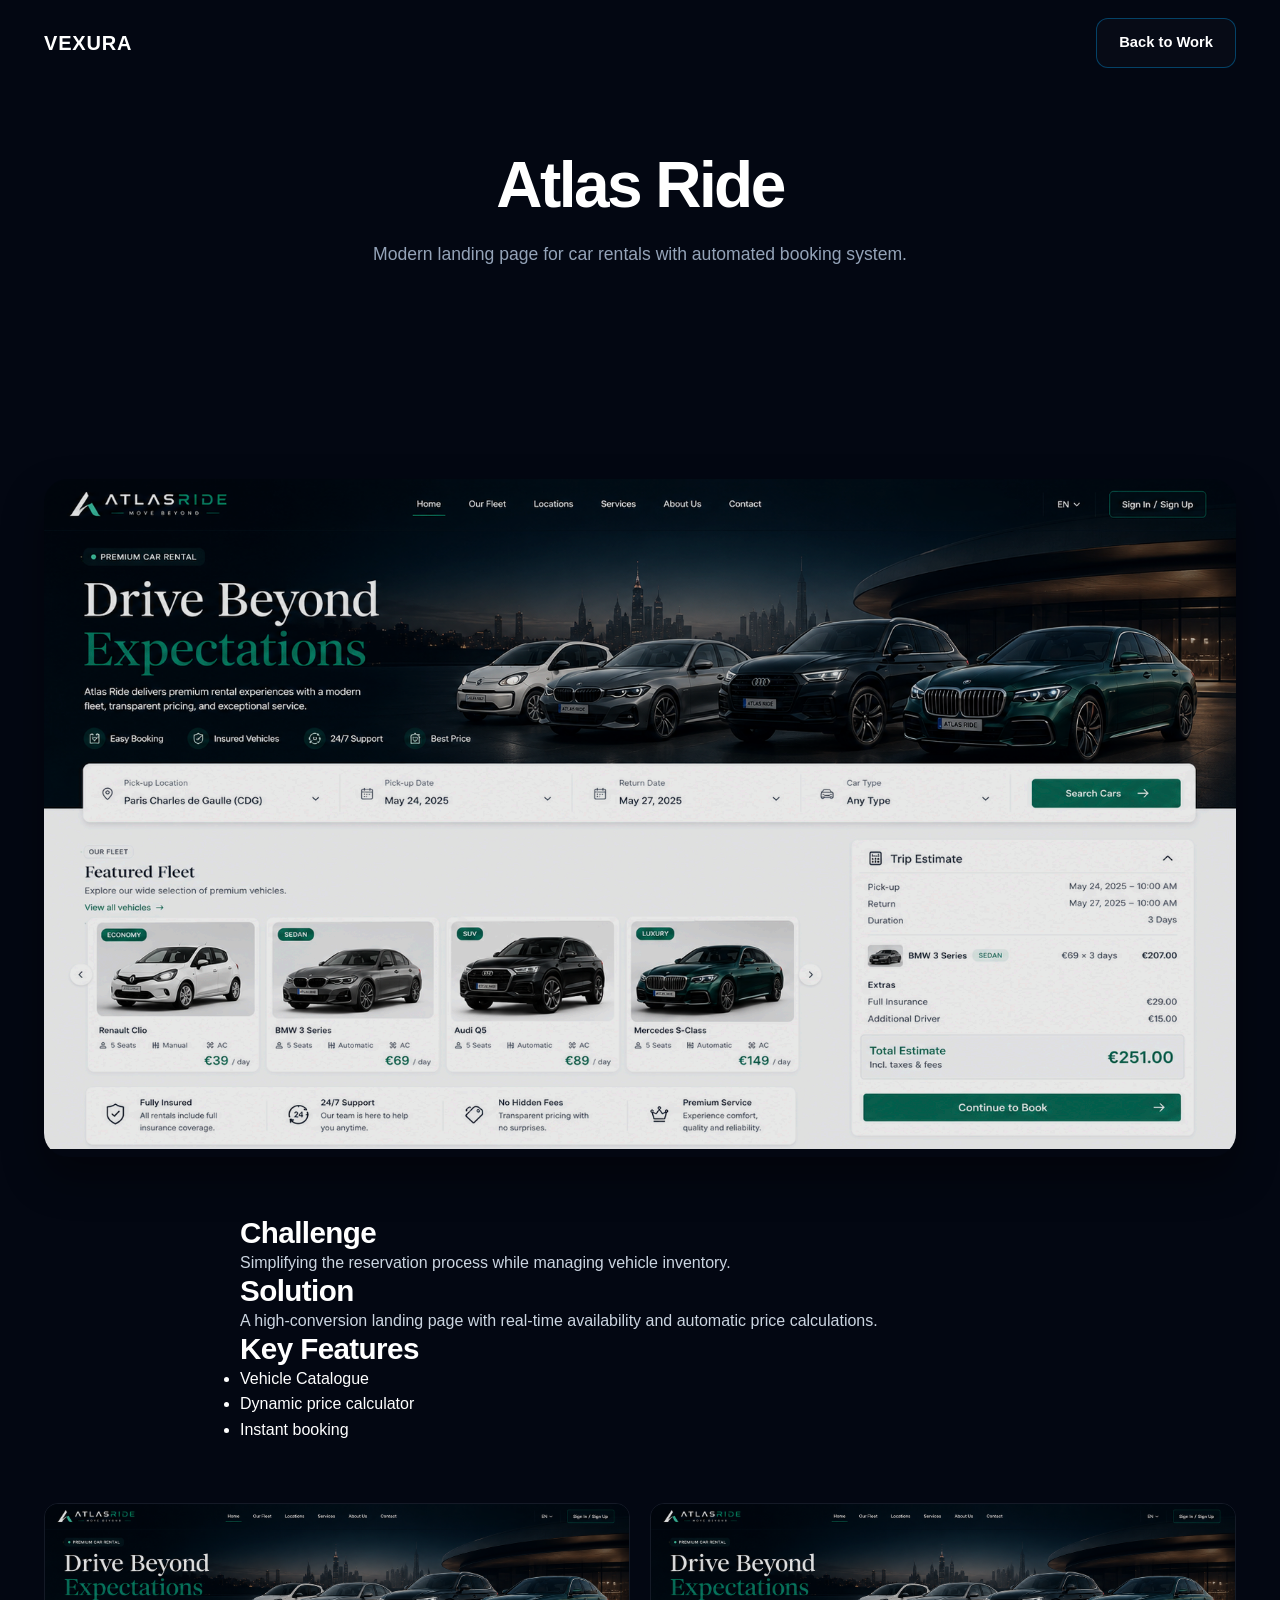
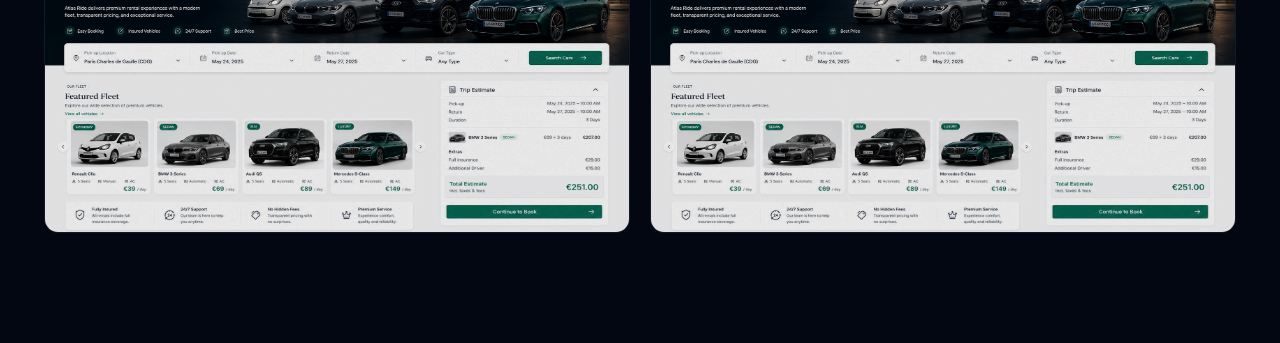
<file: case-study-atlas-ride.html>
<!DOCTYPE html><html lang=en><head><meta charset=UTF-8><meta name=viewport content="width=device-width, initial-scale=1.0"><title>Atlas Ride Case Study — VEXURA Agency</title><link rel=stylesheet href=assets/css/style.css></head><body class=case-study-page><nav class=navbar><div class="container nav-inner"><a href=index.html class=logo>VEXURA</a><a href=work.html class="btn btn-outline">Back to Work</a></div></nav><section class=page-hero style="padding-top:150px; padding-bottom:80px;"><div class="container text-center"><h1>Atlas Ride</h1><p style="max-width:700px; margin:20px auto;">Modern landing page for car rentals with automated booking system.</p></div></section><section class=section><div class=container><div class=project-img-container style="width:100%; margin-bottom:60px;"><img src=assets/images/projects/atlas-ride-hero.png class=project-img alt="Atlas Ride Hero"></div><div class=project-details style="grid-template-columns: 1fr; max-width:800px; margin: 0 auto;"><div class=project-info><h3>Challenge</h3><p>Simplifying the reservation process while managing vehicle inventory.</p><h3>Solution</h3><p>A high-conversion landing page with real-time availability and automatic price calculations.</p><h3>Key Features</h3><ul><li>Vehicle Catalogue</li><li>Dynamic price calculator</li><li>Instant booking</li></ul></div></div><div class=gallery-grid style=margin-top:60px;><img src=assets/images/projects/atlas-ride-hero.png class=gallery-img alt="Atlas Ride Detail"><img src=assets/images/projects/atlas-ride-thumb.png class=gallery-img alt="Atlas Ride Detail"></div></div></section><script src=assets/js/main.js></script></body></html>
</file>
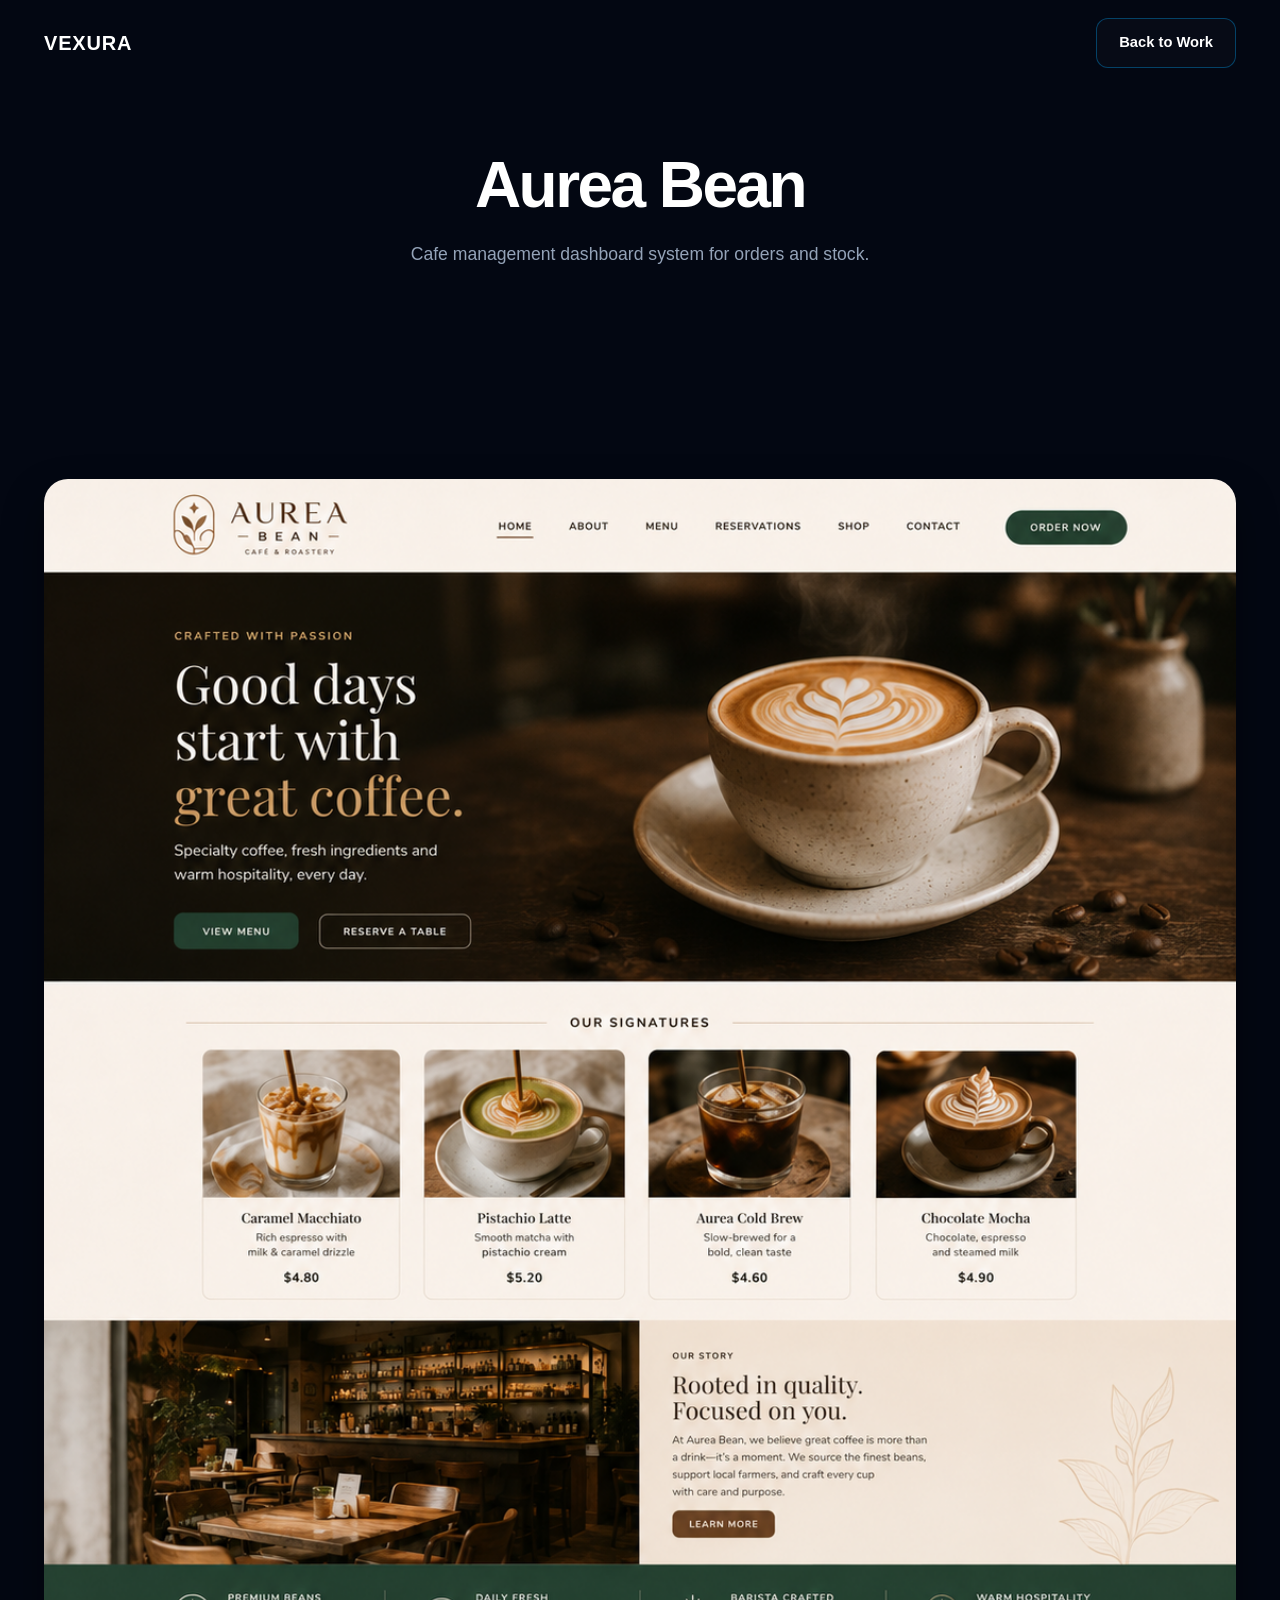
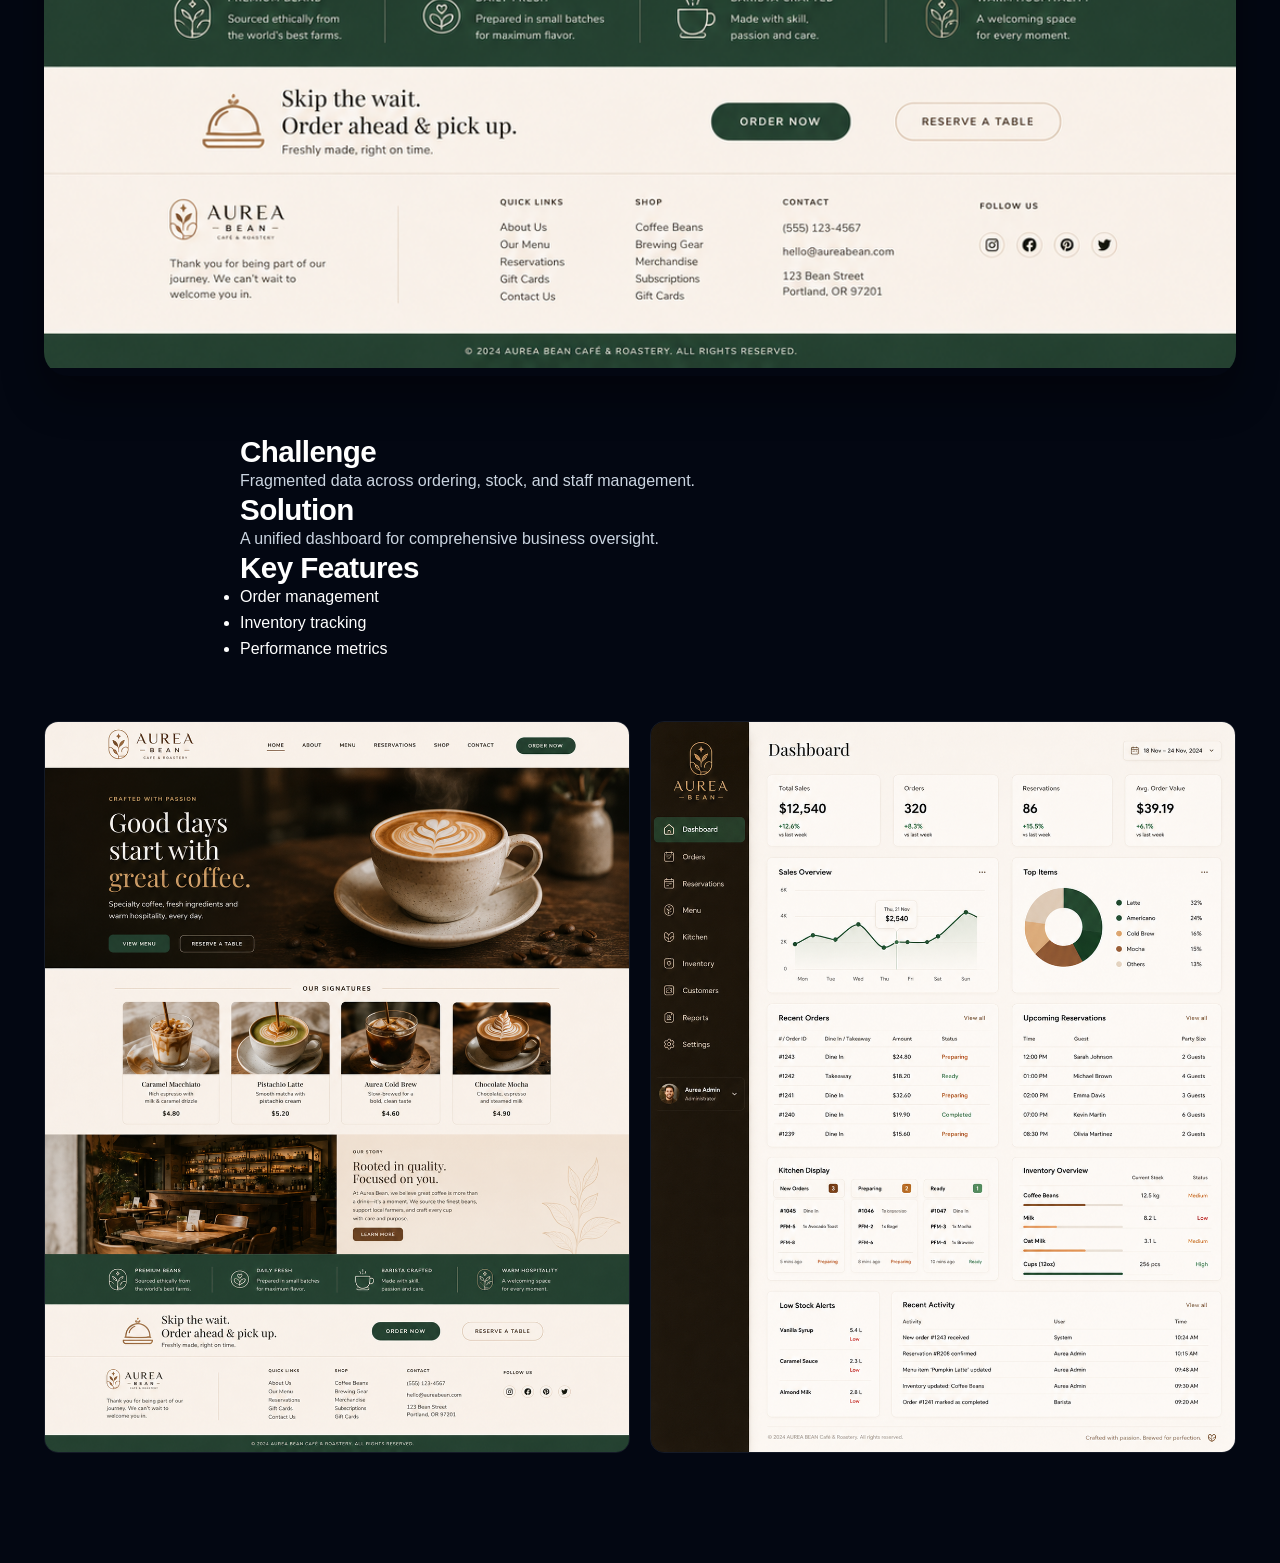
<file: case-study-aurea-bean.html>
<!DOCTYPE html><html lang=en><head><meta charset=UTF-8><meta name=viewport content="width=device-width, initial-scale=1.0"><title>Aurea Bean Case Study — VEXURA Agency</title><link rel=stylesheet href=assets/css/style.css></head><body class=case-study-page><nav class=navbar><div class="container nav-inner"><a href=index.html class=logo>VEXURA</a><a href=work.html class="btn btn-outline">Back to Work</a></div></nav><section class=page-hero style="padding-top:150px; padding-bottom:80px;"><div class="container text-center"><h1>Aurea Bean</h1><p style="max-width:700px; margin:20px auto;">Cafe management dashboard system for orders and stock.</p></div></section><section class=section><div class=container><div class=project-img-container style="width:100%; margin-bottom:60px;"><img src=assets/images/projects/aurea-bean-1.png class=project-img alt="Aurea Bean Hero"></div><div class=project-details style="grid-template-columns: 1fr; max-width:800px; margin: 0 auto;"><div class=project-info><h3>Challenge</h3><p>Fragmented data across ordering, stock, and staff management.</p><h3>Solution</h3><p>A unified dashboard for comprehensive business oversight.</p><h3>Key Features</h3><ul><li>Order management</li><li>Inventory tracking</li><li>Performance metrics</li></ul></div></div><div class=gallery-grid style=margin-top:60px;><img src=assets/images/projects/aurea-bean-1.png class=gallery-img alt="Aurea Bean Detail"><img src=assets/images/projects/aurea-bean-2.png class=gallery-img alt="Aurea Bean Detail"></div></div></section><script src=assets/js/main.js></script></body></html>
</file>
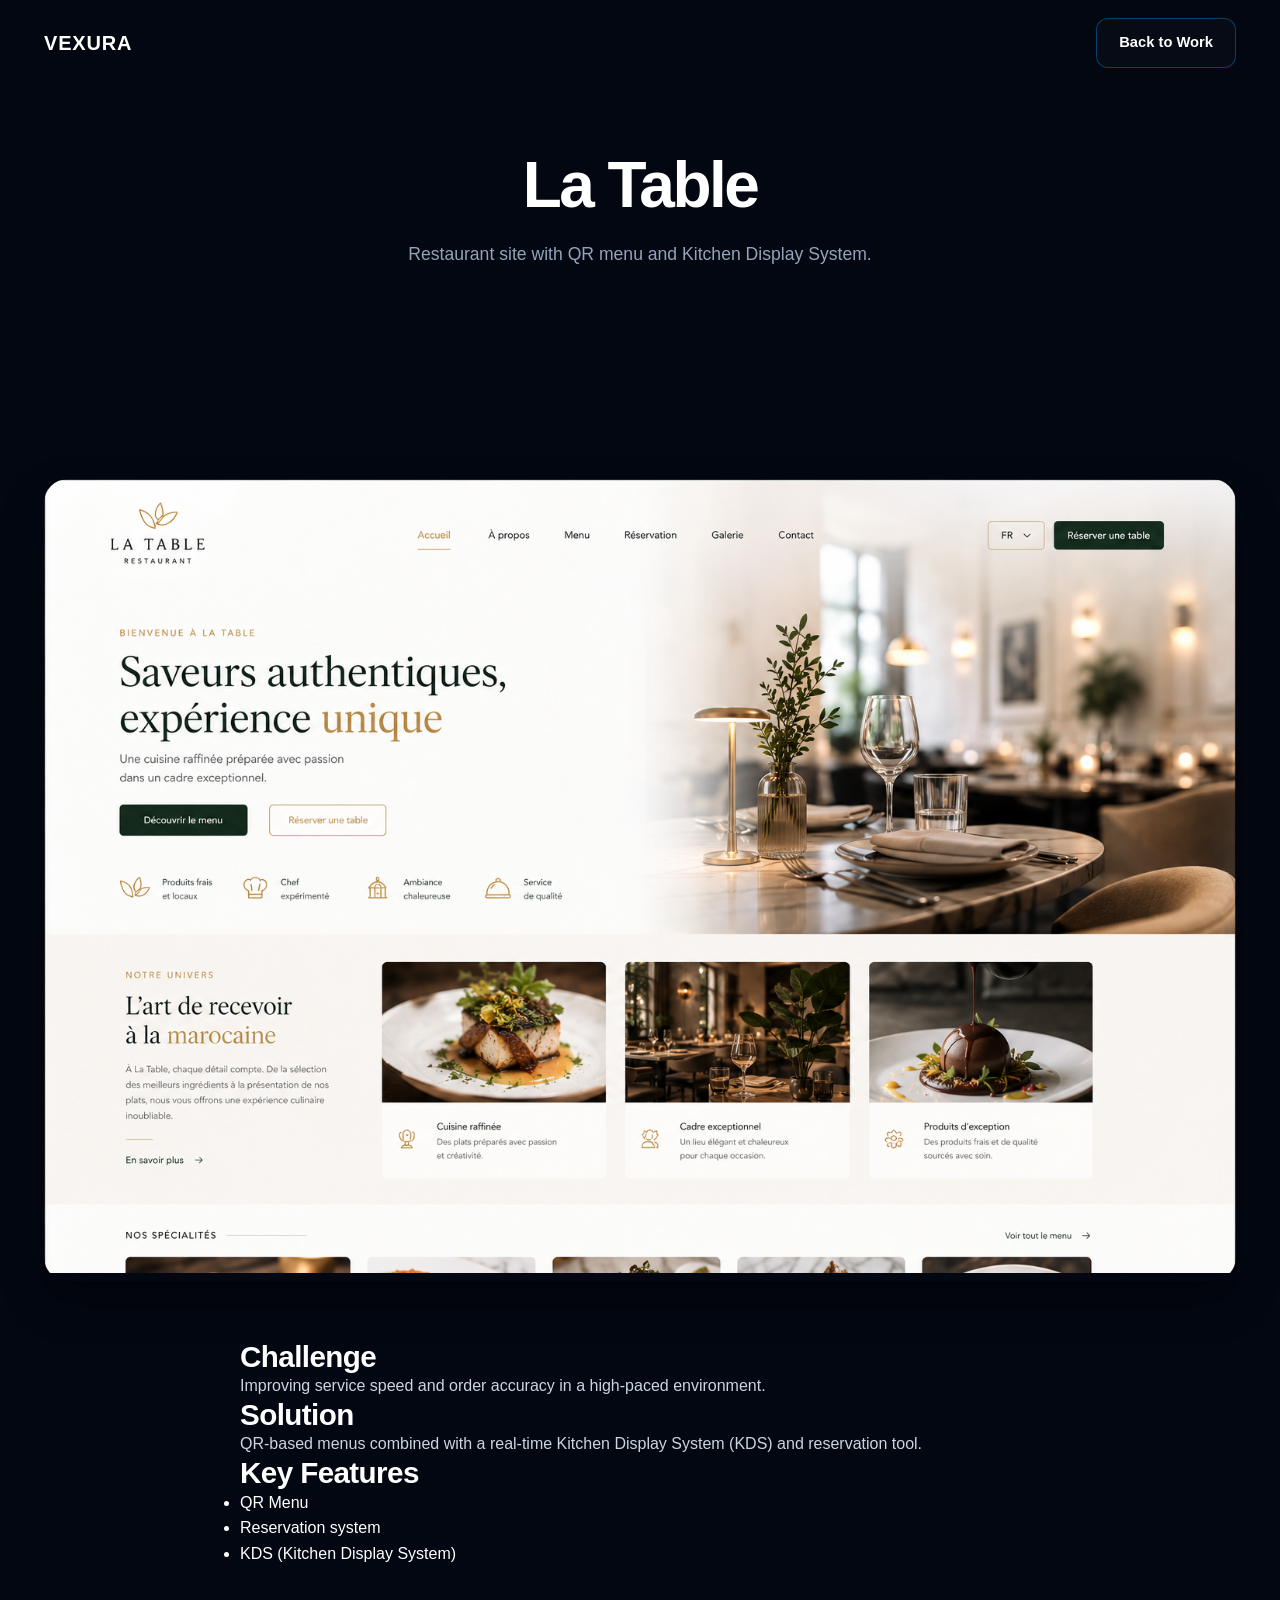
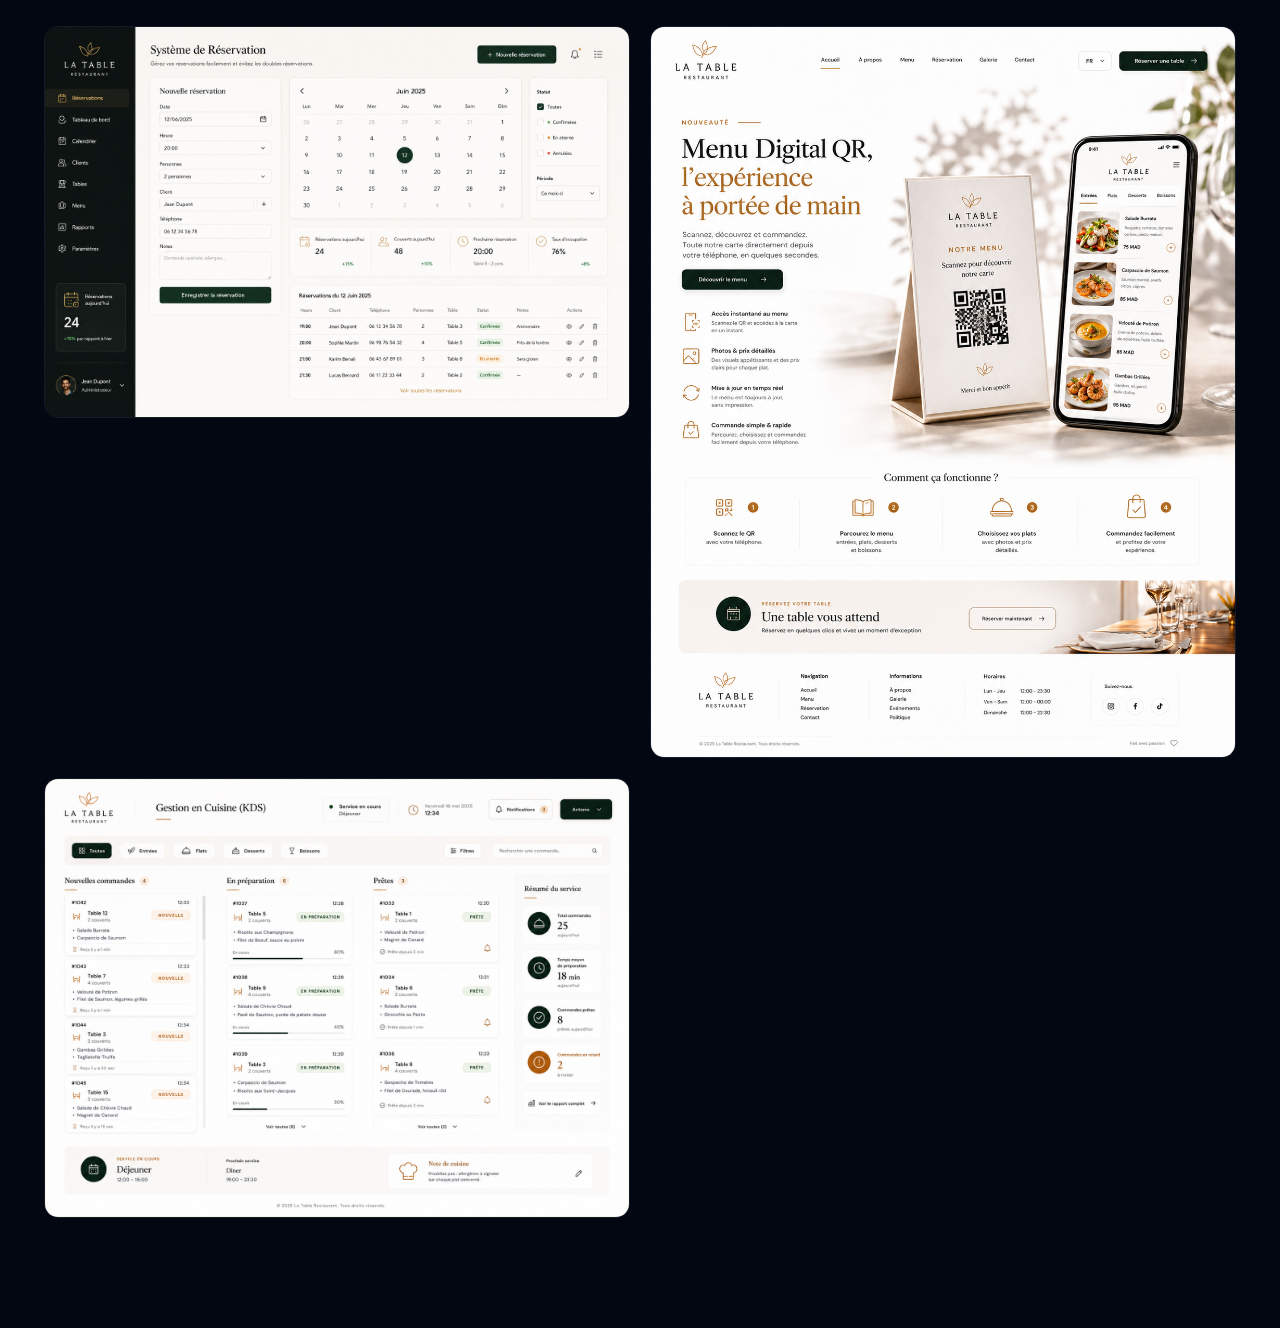
<file: case-study-la-table.html>
<!DOCTYPE html><html lang=en><head><meta charset=UTF-8><meta name=viewport content="width=device-width, initial-scale=1.0"><title>La Table Case Study — VEXURA Agency</title><link rel=stylesheet href=assets/css/style.css></head><body class=case-study-page><nav class=navbar><div class="container nav-inner"><a href=index.html class=logo>VEXURA</a><a href=work.html class="btn btn-outline">Back to Work</a></div></nav><section class=page-hero style="padding-top:150px; padding-bottom:80px;"><div class="container text-center"><h1>La Table</h1><p style="max-width:700px; margin:20px auto;">Restaurant site with QR menu and Kitchen Display System.</p></div></section><section class=section><div class=container><div class=project-img-container style="width:100%; margin-bottom:60px;"><img src=assets/images/projects/la-table-1.png class=project-img alt="La Table Hero"></div><div class=project-details style="grid-template-columns: 1fr; max-width:800px; margin: 0 auto;"><div class=project-info><h3>Challenge</h3><p>Improving service speed and order accuracy in a high-paced environment.</p><h3>Solution</h3><p>QR-based menus combined with a real-time Kitchen Display System (KDS) and reservation tool.</p><h3>Key Features</h3><ul><li>QR Menu</li><li>Reservation system</li><li>KDS (Kitchen Display System)</li></ul></div></div><div class=gallery-grid style=margin-top:60px;><img src=assets/images/projects/la-table-2.png class=gallery-img alt="La Table Detail"><img src=assets/images/projects/la-table-3.png class=gallery-img alt="La Table Detail"><img src=assets/images/projects/la-table-4.png class=gallery-img alt="La Table Detail"></div></div></section><script src=assets/js/main.js></script></body></html>
</file>
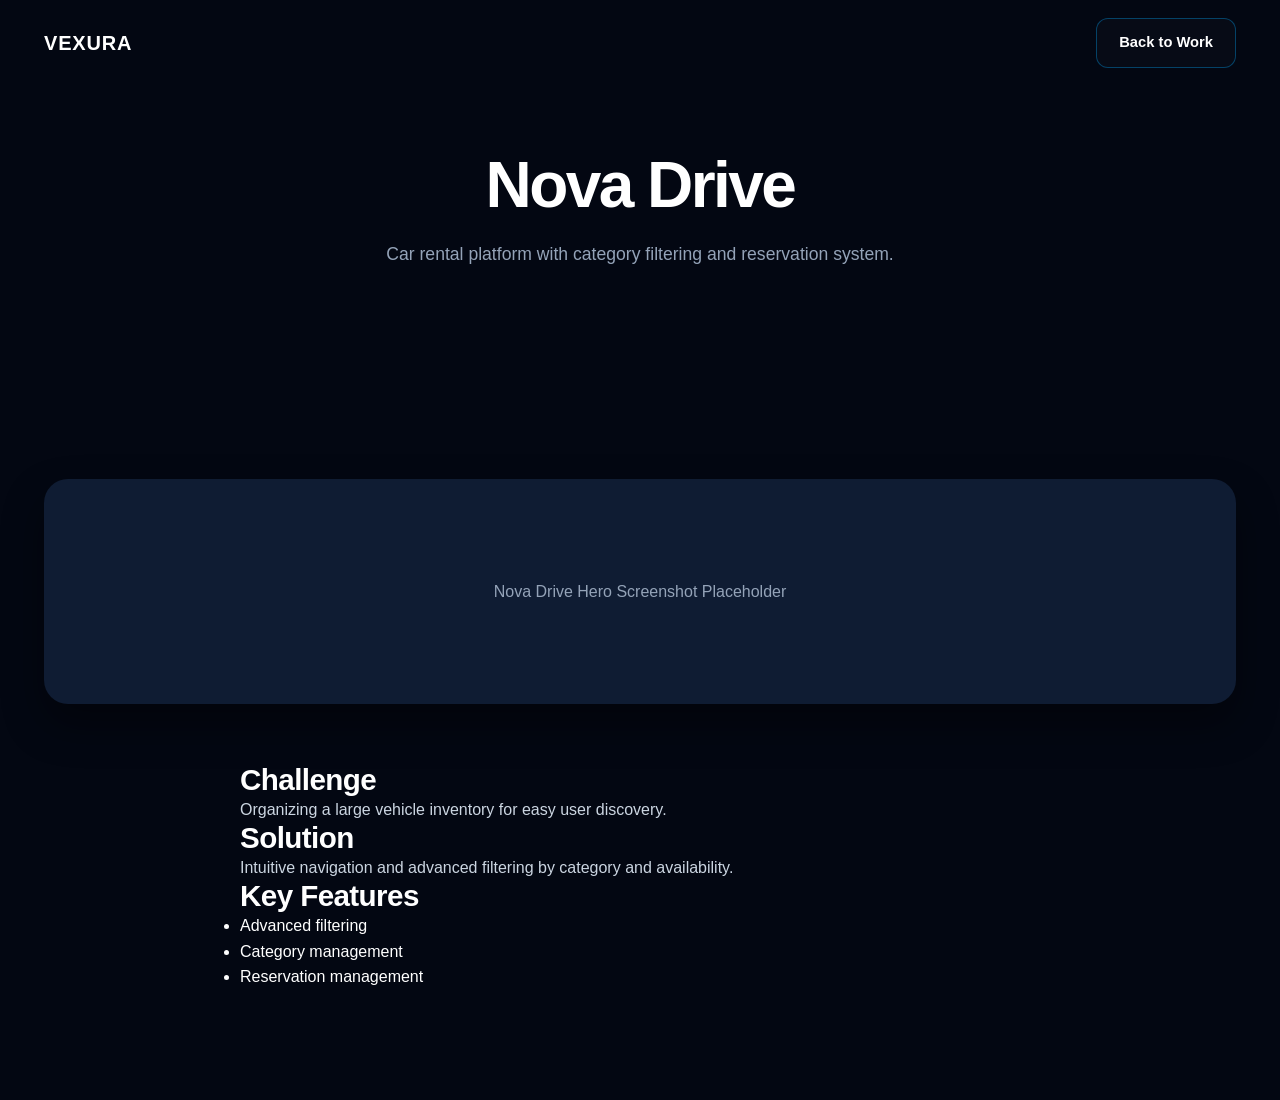
<file: case-study-nova-drive.html>
<!DOCTYPE html><html lang=en><head><meta charset=UTF-8><meta name=viewport content="width=device-width, initial-scale=1.0"><title>Nova Drive Case Study — VEXURA Agency</title><link rel=stylesheet href=assets/css/style.css></head><body class=case-study-page><nav class=navbar><div class="container nav-inner"><a href=index.html class=logo>VEXURA</a><a href=work.html class="btn btn-outline">Back to Work</a></div></nav><section class=page-hero style="padding-top:150px; padding-bottom:80px;"><div class="container text-center"><h1>Nova Drive</h1><p style="max-width:700px; margin:20px auto;">Car rental platform with category filtering and reservation system.</p></div></section><section class=section><div class=container><div class=project-img-container style="width:100%; margin-bottom:60px; display:flex; align-items:center; justify-content:center; background:var(--bg-elev-2);"><div style="padding:100px; color:var(--text-muted);">Nova Drive Hero Screenshot Placeholder</div></div><div class=project-details style="grid-template-columns: 1fr; max-width:800px; margin: 0 auto;"><div class=project-info><h3>Challenge</h3><p>Organizing a large vehicle inventory for easy user discovery.</p><h3>Solution</h3><p>Intuitive navigation and advanced filtering by category and availability.</p><h3>Key Features</h3><ul><li>Advanced filtering</li><li>Category management</li><li>Reservation management</li></ul></div></div></div></section><script src=assets/js/main.js></script></body></html>
</file>
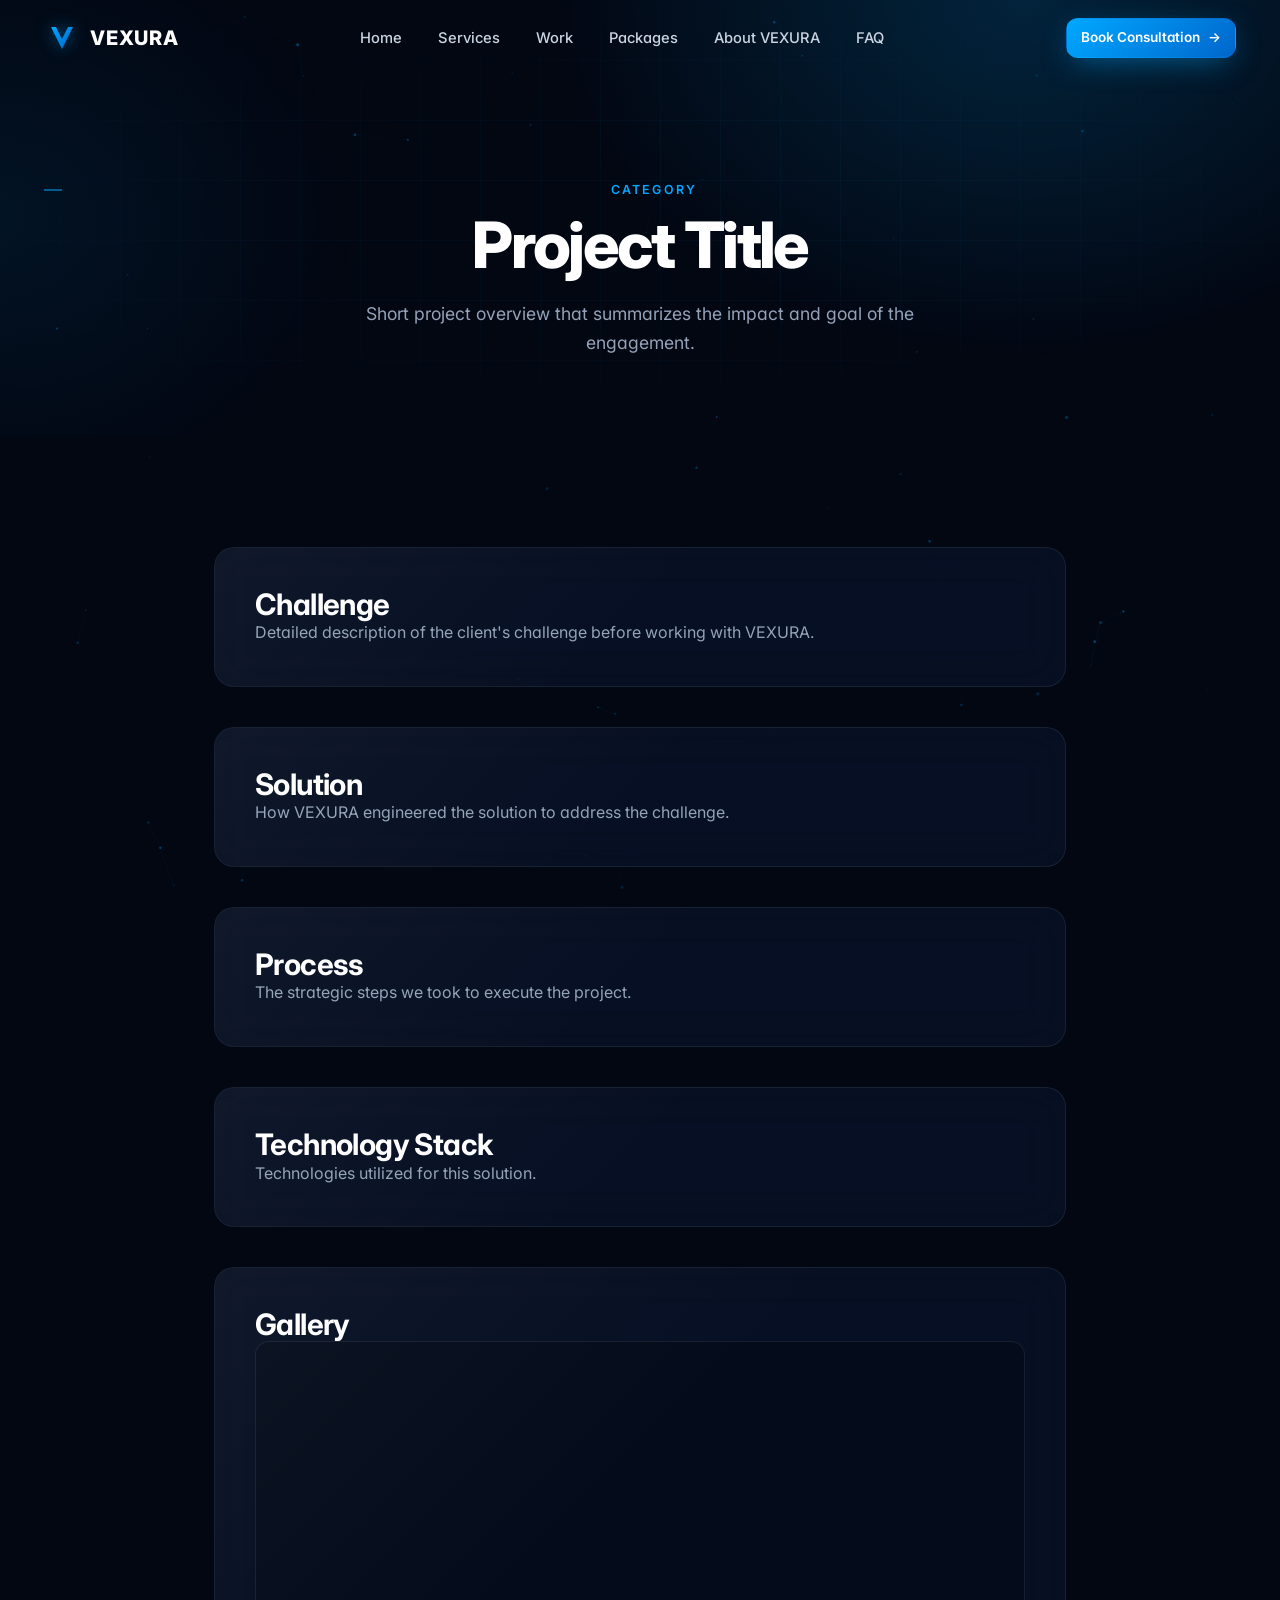
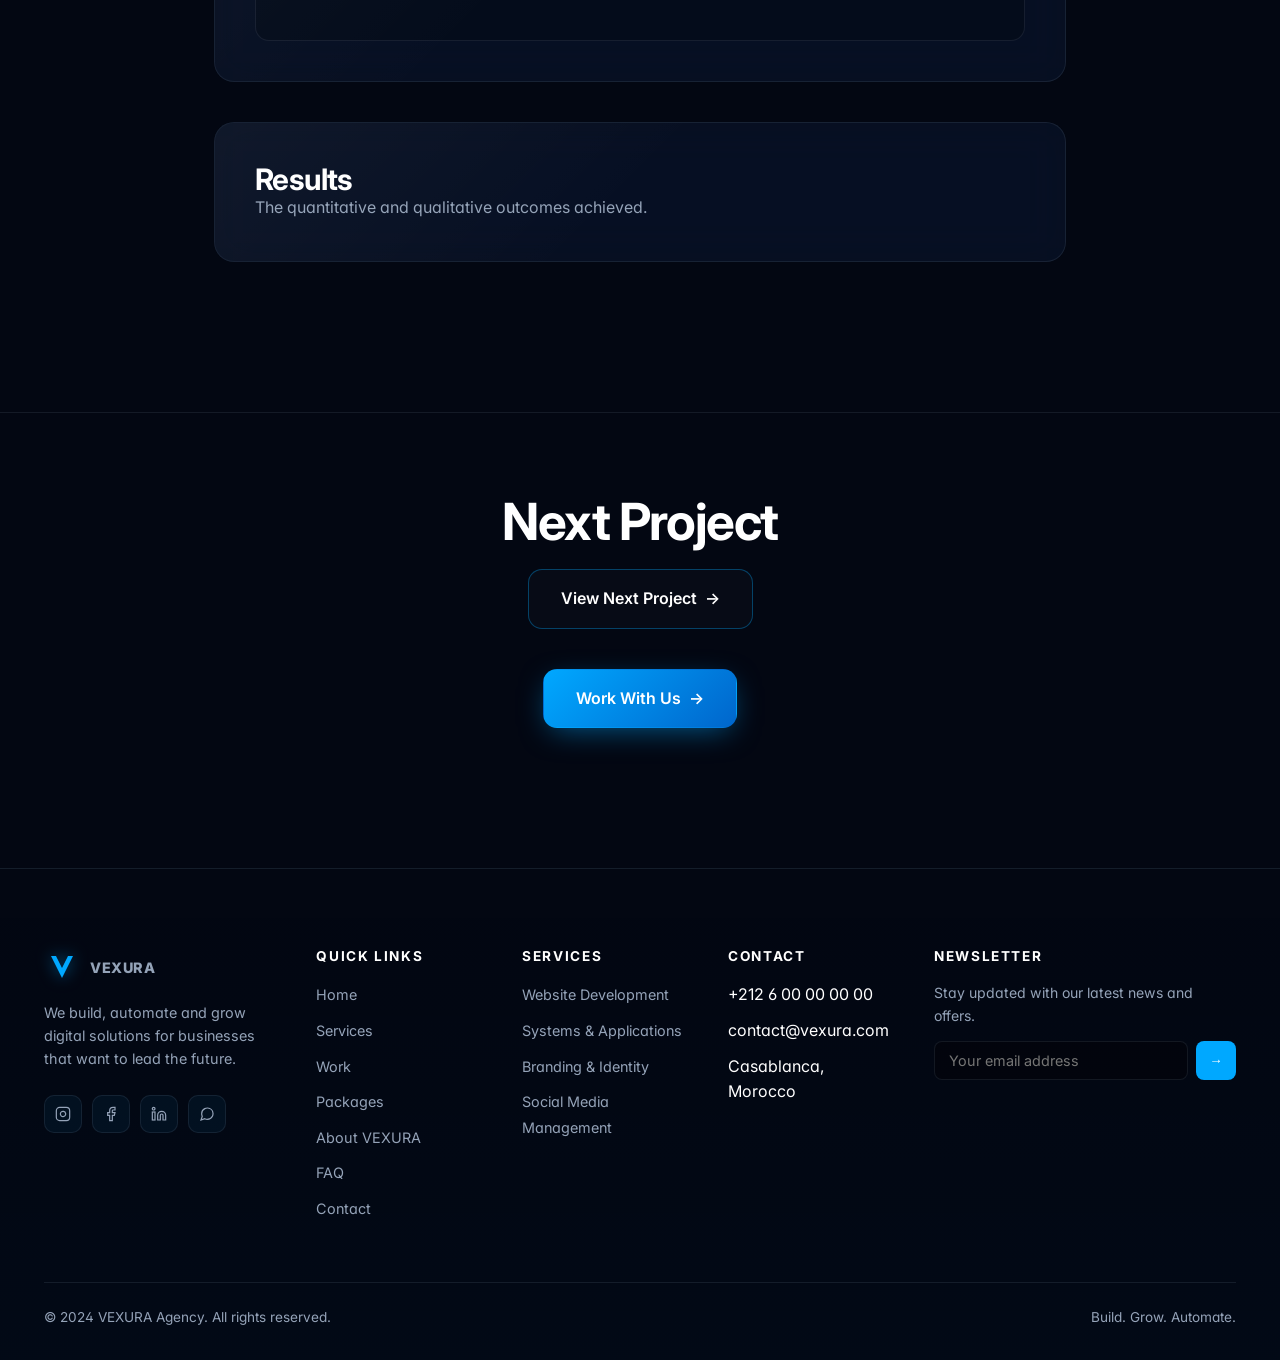
<file: case-study.html>
<!DOCTYPE html><html lang=en><head><meta charset=UTF-8><meta name=viewport content="width=device-width, initial-scale=1.0"><meta name=description content="Case Study — Project details and results."><title>Project Title — VEXURA Agency</title><link rel=preconnect href=https://fonts.googleapis.com><link rel=preconnect href=https://fonts.gstatic.com crossorigin><link href="https://fonts.googleapis.com/css2?family=Inter:wght@400;500;600;700;800&display=swap" rel=stylesheet><link rel=stylesheet href=assets/css/style.css><link rel=icon type=image/svg+xml href="data:image/svg+xml,%3Csvg xmlns='http://www.w3.org/2000/svg' viewBox='0 0 32 32'%3E%3Cpath d='M6 6 L16 26 L26 6 L21 6 L16 16 L11 6 Z' fill='%2300A8FF'/%3E%3C/svg%3E"></head><body class=case-study-page><canvas id=particles-canvas></canvas><!-- NAVBAR --><nav class=navbar><div class="container nav-inner"><a href=index.html class=logo><span class=logo-mark><svg viewbox="0 0 32 32" width=32 height=32 fill=none><defs><lineargradient id=lg-cs x1=0 y1=0 x2=1 y2=1><stop offset=0% stop-color=#00A8FF /><stop offset=100% stop-color=#0066cc /></lineargradient></defs><path fill=url(#lg-cs) d="M5 5 L16 27 L27 5 L22 5 L16 17 L10 5 Z"/></svg></span><span>VEXURA</span></a><ul class=nav-links><li><a href=index.html>Home</a></li><li><a href=services.html>Services</a></li><li><a href=work.html>Work</a></li><li><a href=packages.html>Packages</a></li><li><a href=about.html>About VEXURA</a></li><li><a href=faq.html>FAQ</a></li></ul><div class=nav-cta><a href=contact.html class="btn btn-primary btn-sm">Book Consultation <span class=arrow>→</span></a><button class=menu-toggle aria-label=Menu><svg width=20 height=20 viewbox="0 0 24 24" fill=none stroke=currentColor stroke-width=2><line x1=3 y1=6 x2=21 y2=6 /><line x1=3 y1=12 x2=21 y2=12 /><line x1=3 y1=18 x2=21 y2=18 /></svg></button></div></div></nav><!-- HERO --><section class=page-hero><div class=bg-grid></div><div class=bg-radial></div><div class="container text-center"><span class=eyebrow style="display:block;margin:0 auto 10px;">Category</span><h1 style="max-width:800px; margin:0 auto 20px;">Project Title</h1><p style="max-width:600px; margin:0 auto;">Short project overview that summarizes the impact and goal of the engagement.</p></div></section><!-- CONTENT --><section class=section><div class=container style=max-width:900px;><div class=glass style="padding:40px; margin-bottom:40px;"><h3>Challenge</h3><p style=color:var(--text-muted);>Detailed description of the client's challenge before working with VEXURA.</p></div><div class=glass style="padding:40px; margin-bottom:40px;"><h3>Solution</h3><p style=color:var(--text-muted);>How VEXURA engineered the solution to address the challenge.</p></div><div class=glass style="padding:40px; margin-bottom:40px;"><h3>Process</h3><p style=color:var(--text-muted);>The strategic steps we took to execute the project.</p></div><div class=glass style="padding:40px; margin-bottom:40px;"><h3>Technology Stack</h3><p style=color:var(--text-muted);>Technologies utilized for this solution.</p></div><div class=glass style="padding:40px; margin-bottom:40px;"><h3>Gallery</h3><div style="height:300px; background:rgba(0,0,0,0.2); border:1px solid var(--line); border-radius:var(--r-md);"></div></div><div class=glass style="padding:40px; margin-bottom:40px;"><h3>Results</h3><p style=color:var(--text-muted);>The quantitative and qualitative outcomes achieved.</p></div></div></section><!-- CTA --><section class=section style="padding:80px 0; border-top:1px solid var(--line);"><div class="container text-center"><h2>Next Project</h2><a href=# class="btn btn-outline btn-lg" style=margin-top:20px;>View Next Project <span class=arrow>→</span></a><div style=margin-top:40px;><a href=contact.html class="btn btn-primary btn-lg">Work With Us <span class=arrow>→</span></a></div></div></section><!-- FOOTER --><footer class=footer><div class=container><div class=footer-grid><div class="footer-col footer-brand"><a href=index.html class=logo><span class=logo-mark><svg viewbox="0 0 32 32" width=32 height=32 fill=none><path fill=#00A8FF d="M5 5 L16 27 L27 5 L22 5 L16 17 L10 5 Z"/></svg></span><span>VEXURA</span></a><p>We build, automate and grow digital solutions for businesses that want to lead the future.</p><div class=footer-socials><a href=#><svg width=16 height=16 viewbox="0 0 24 24" fill=none stroke=currentColor stroke-width=1.8><rect x=2 y=2 width=20 height=20 rx=5 /><path d="M16 11.37A4 4 0 1 1 12.63 8 4 4 0 0 1 16 11.37z"/><line x1=17.5 y1=6.5 x2=17.51 y2=6.5 /></svg></a><a href=#><svg width=16 height=16 viewbox="0 0 24 24" fill=none stroke=currentColor stroke-width=1.8><path d="M18 2h-3a5 5 0 0 0-5 5v3H7v4h3v8h4v-8h3l1-4h-4V7a1 1 0 0 1 1-1h3z"/></svg></a><a href=#><svg width=16 height=16 viewbox="0 0 24 24" fill=none stroke=currentColor stroke-width=1.8><path d="M16 8a6 6 0 0 1 6 6v7h-4v-7a2 2 0 0 0-4 0v7h-4v-7a6 6 0 0 1 6-6z"/><rect x=2 y=9 width=4 height=12 /><circle cx=4 cy=4 r=2 /></svg></a><a href=#><svg width=16 height=16 viewbox="0 0 24 24" fill=none stroke=currentColor stroke-width=1.8><path d="M21 11.5a8.38 8.38 0 0 1-.9 3.8 8.5 8.5 0 0 1-7.6 4.7 8.38 8.38 0 0 1-3.8-.9L3 21l1.9-5.7a8.38 8.38 0 0 1-.9-3.8 8.5 8.5 0 0 1 4.7-7.6 8.38 8.38 0 0 1 3.8-.9h.5a8.48 8.48 0 0 1 8 8v.5z"/></svg></a></div></div><div class=footer-col><h5>Quick Links</h5><ul><li><a href=index.html>Home</a></li><li><a href=services.html>Services</a></li><li><a href=work.html>Work</a></li><li><a href=packages.html>Packages</a></li><li><a href=about.html>About VEXURA</a></li><li><a href=faq.html>FAQ</a></li><li><a href=contact.html>Contact</a></li></ul></div><div class=footer-col><h5>Services</h5><ul><li><a href=services.html#website>Website Development</a></li><li><a href=services.html#systems>Systems & Applications</a></li><li><a href=services.html#branding>Branding & Identity</a></li><li><a href=services.html#social>Social Media Management</a></li></ul></div><div class=footer-col><h5>Contact</h5><ul><li>+212 6 00 00 00 00</li><li>contact@vexura.com</li><li>Casablanca, Morocco</li></ul></div><div class=footer-col><h5>Newsletter</h5><p style=color:var(--text-muted);font-size:0.88rem;margin-bottom:14px;>Stay updated with our latest news and offers.</p><form class=newsletter-form onsubmit="event.preventDefault();this.querySelector('input').value='';this.querySelector('button').textContent='✓';setTimeout(()=>this.querySelector('button').textContent='→',2000);"><input type=email placeholder="Your email address" required><button type=submit aria-label=Subscribe>→</button></form></div></div><div class=footer-bottom><div>© 2024 VEXURA Agency. All rights reserved.</div><div>Build. Grow. Automate.</div></div></div></footer><script src=assets/js/main.js></script></body></html>
</file>
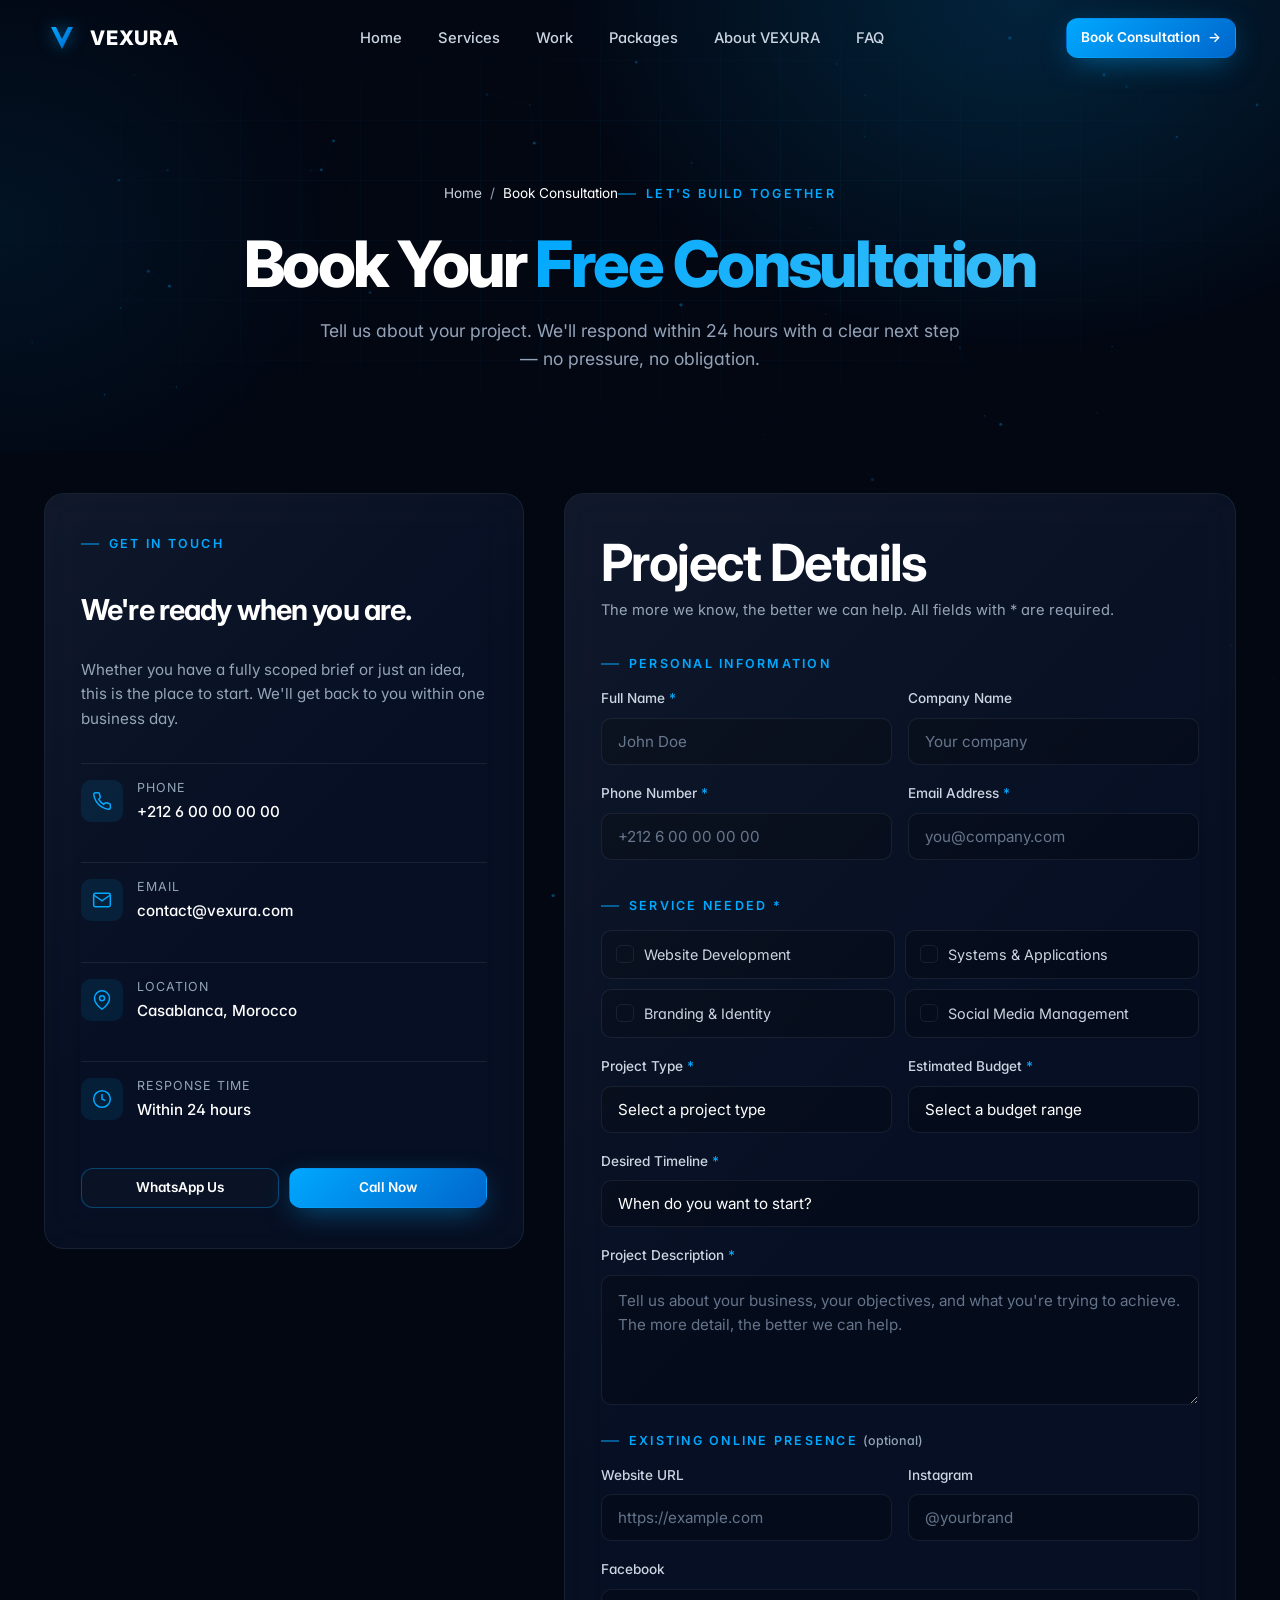
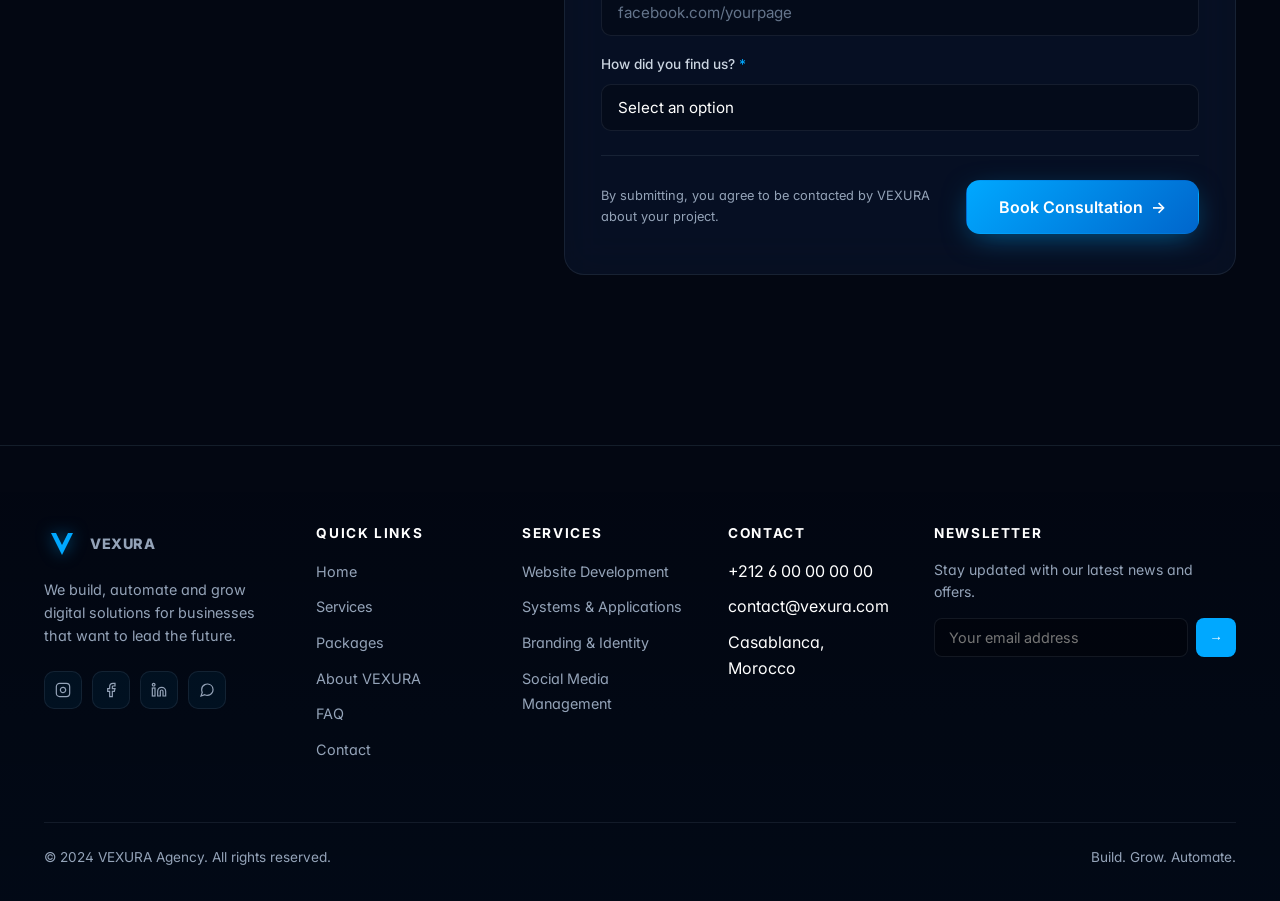
<file: contact.html>
<!DOCTYPE html><html lang=en><head><meta charset=UTF-8><meta name=viewport content="width=device-width, initial-scale=1.0"><meta name=description content="Book a free consultation with VEXURA Agency. Tell us about your project and we'll respond within 24 hours."><title>Book Consultation — VEXURA Agency</title><link rel=preconnect href=https://fonts.googleapis.com><link rel=preconnect href=https://fonts.gstatic.com crossorigin><link href="https://fonts.googleapis.com/css2?family=Inter:wght@400;500;600;700;800&display=swap" rel=stylesheet><link rel=stylesheet href=assets/css/style.css><link rel=icon type=image/svg+xml href="data:image/svg+xml,%3Csvg xmlns='http://www.w3.org/2000/svg' viewBox='0 0 32 32'%3E%3Cpath d='M6 6 L16 26 L26 6 L21 6 L16 16 L11 6 Z' fill='%2300A8FF'/%3E%3C/svg%3E"></head><body class=contact-page><canvas id=particles-canvas></canvas><!-- NAVBAR --><nav class=navbar><div class="container nav-inner"><a href=index.html class=logo><span class=logo-mark><svg viewbox="0 0 32 32" width=32 height=32 fill=none><defs><lineargradient id=lg6 x1=0 y1=0 x2=1 y2=1><stop offset=0% stop-color=#00A8FF /><stop offset=100% stop-color=#0066cc /></lineargradient></defs><path fill=url(#lg6) d="M5 5 L16 27 L27 5 L22 5 L16 17 L10 5 Z"/></svg></span><span>VEXURA</span></a><ul class=nav-links><li><a href=index.html>Home</a></li><li><a href=services.html>Services</a></li><li><a href=work.html>Work</a></li><li><a href=packages.html>Packages</a></li><li><a href=about.html>About VEXURA</a></li><li><a href=faq.html>FAQ</a></li></ul><div class=nav-cta><a href=contact.html class="btn btn-primary btn-sm">Book Consultation <span class=arrow>→</span></a><button class=menu-toggle aria-label=Menu><svg width=20 height=20 viewbox="0 0 24 24" fill=none stroke=currentColor stroke-width=2><line x1=3 y1=6 x2=21 y2=6 /><line x1=3 y1=12 x2=21 y2=12 /><line x1=3 y1=18 x2=21 y2=18 /></svg></button></div></div></nav><!-- PAGE HERO --><section class=page-hero><div class=bg-grid></div><div class=bg-radial></div><div class=container><div class=breadcrumb><a href=index.html>Home</a><span>/</span><span style=color:var(--text-primary);>Book Consultation</span></div><span class=eyebrow style=display:inline-block;>Let's Build Together</span><h1>Book Your <span class=text-accent-gradient>Free Consultation</span></h1><p>Tell us about your project. We'll respond within 24 hours with a clear next step — no pressure, no obligation.</p></div></section><!-- CONTACT FORM --><section class=section style=padding-top:40px;><div class=container><div class=contact-wrap><!-- LEFT: CONTACT INFO --><div class="glass contact-info fade-in"><span class=eyebrow>Get in Touch</span><h2>We're ready when you are.</h2><p>Whether you have a fully scoped brief or just an idea, this is the place to start. We'll get back to you within one business day.</p><div class=contact-item><div class=ic><svg width=20 height=20 viewbox="0 0 24 24" fill=none stroke=currentColor stroke-width=1.8><path d="M22 16.92v3a2 2 0 0 1-2.18 2 19.79 19.79 0 0 1-8.63-3.07 19.5 19.5 0 0 1-6-6 19.79 19.79 0 0 1-3.07-8.67A2 2 0 0 1 4.11 2h3a2 2 0 0 1 2 1.72 12.84 12.84 0 0 0 .7 2.81 2 2 0 0 1-.45 2.11L8.09 9.91a16 16 0 0 0 6 6l1.27-1.27a2 2 0 0 1 2.11-.45 12.84 12.84 0 0 0 2.81.7A2 2 0 0 1 22 16.92z"/></svg></div><div><div class=label>Phone</div><div class=val>+212 6 00 00 00 00</div></div></div><div class=contact-item><div class=ic><svg width=20 height=20 viewbox="0 0 24 24" fill=none stroke=currentColor stroke-width=1.8><path d="M4 4h16c1.1 0 2 .9 2 2v12c0 1.1-.9 2-2 2H4c-1.1 0-2-.9-2-2V6c0-1.1.9-2 2-2z"/><polyline points="22,6 12,13 2,6"/></svg></div><div><div class=label>Email</div><div class=val>contact@vexura.com</div></div></div><div class=contact-item><div class=ic><svg width=20 height=20 viewbox="0 0 24 24" fill=none stroke=currentColor stroke-width=1.8><path d="M21 10c0 7-9 13-9 13s-9-6-9-13a9 9 0 0 1 18 0z"/><circle cx=12 cy=10 r=3 /></svg></div><div><div class=label>Location</div><div class=val>Casablanca, Morocco</div></div></div><div class=contact-item><div class=ic><svg width=20 height=20 viewbox="0 0 24 24" fill=none stroke=currentColor stroke-width=1.8><circle cx=12 cy=12 r=10 /><polyline points="12 6 12 12 16 14"/></svg></div><div><div class=label>Response Time</div><div class=val>Within 24 hours</div></div></div><div style=margin-top:8px;display:flex;gap:10px;><a href=# class="btn btn-outline btn-sm" style=flex:1;>WhatsApp Us</a><a href=tel:+212600000000 class="btn btn-primary btn-sm" style=flex:1;>Call Now</a></div></div><!-- RIGHT: FORM --><form class="glass contact-form fade-in" id=consultation-form><h2 style=margin-bottom:8px;>Project Details</h2><p style=color:var(--text-muted);font-size:0.92rem;margin-bottom:32px;>The more we know, the better we can help. All fields with * are required.</p><!-- Personal Info --><span class=eyebrow style=display:block;margin-bottom:14px;>Personal Information</span><div class=form-row><div class=form-group><label class=form-label>Full Name <span class=req>*</span></label><input type=text class=form-input name=full_name placeholder="John Doe" required></div><div class=form-group><label class=form-label>Company Name</label><input type=text class=form-input name=company placeholder="Your company"></div></div><div class=form-row><div class=form-group><label class=form-label>Phone Number <span class=req>*</span></label><input type=tel class=form-input name=phone placeholder="+212 6 00 00 00 00" required></div><div class=form-group><label class=form-label>Email Address <span class=req>*</span></label><input type=email class=form-input name=email placeholder=you@company.com required></div></div><!-- Service Needed --><div class=form-group style=margin-top:18px;><span class=eyebrow style=display:block;margin-bottom:14px;>Service Needed <span class=req>*</span></span><div class=checkbox-group><label class=checkbox><input type=checkbox name=services value="Website Development"><span class=box></span> Website Development </label><label class=checkbox><input type=checkbox name=services value="Systems & Applications"><span class=box></span> Systems & Applications </label><label class=checkbox><input type=checkbox name=services value="Branding & Identity"><span class=box></span> Branding & Identity </label><label class=checkbox><input type=checkbox name=services value="Social Media Management"><span class=box></span> Social Media Management </label></div></div><!-- Project Type & Budget & Timeline --><div class=form-row style=margin-top:18px;><div class=form-group><label class=form-label>Project Type <span class=req>*</span></label><select class=form-select name=project_type required><option value>Select a project type</option><option>Business Website</option><option>E-commerce Website</option><option>Custom Application</option><option>Workshop Management System</option><option>Branding</option><option>Social Media Management</option><option>Other</option></select></div><div class=form-group><label class=form-label>Estimated Budget <span class=req>*</span></label><select class=form-select name=budget required><option value>Select a budget range</option><option>Less than 5,000 DH</option><option>5,000 – 10,000 DH</option><option>10,000 – 20,000 DH</option><option>More than 20,000 DH</option></select></div></div><div class=form-group><label class=form-label>Desired Timeline <span class=req>*</span></label><select class=form-select name=timeline required><option value>When do you want to start?</option><option>As soon as possible</option><option>1–2 weeks</option><option>1 month</option><option>Flexible</option></select></div><!-- Description --><div class=form-group><label class=form-label>Project Description <span class=req>*</span></label><textarea class=form-textarea name=description placeholder="Tell us about your business, your objectives, and what you're trying to achieve. The more detail, the better we can help." required></textarea></div><!-- Existing --><span class=eyebrow style=display:block;margin-top:18px;margin-bottom:14px;>Existing Online Presence <span style=color:var(--text-muted);font-weight:500;text-transform:none;letter-spacing:normal;>(optional)</span></span><div class=form-row><div class=form-group><label class=form-label>Website URL</label><input type=url class=form-input name=website placeholder=https://example.com></div><div class=form-group><label class=form-label>Instagram</label><input type=text class=form-input name=instagram placeholder=@yourbrand></div></div><div class=form-group><label class=form-label>Facebook</label><input type=text class=form-input name=facebook placeholder=facebook.com/yourpage></div><!-- How did you find us --><div class=form-group style=margin-top:18px;><label class=form-label>How did you find us? <span class=req>*</span></label><select class=form-select name=source required><option value>Select an option</option><option>Instagram</option><option>Facebook</option><option>WhatsApp</option><option>Google</option><option>Referral</option><option>Other</option></select></div><!-- Submit --><div class=form-actions><div class=form-note>By submitting, you agree to be contacted by VEXURA about your project.</div><button type=submit class="btn btn-primary btn-lg"> Book Consultation <span class=arrow>→</span></button></div></form></div></div></section><!-- FOOTER --><footer class=footer><div class=container><div class=footer-grid><div class="footer-col footer-brand"><a href=index.html class=logo><span class=logo-mark><svg viewbox="0 0 32 32" width=32 height=32 fill=none><path fill=#00A8FF d="M5 5 L16 27 L27 5 L22 5 L16 17 L10 5 Z"/></svg></span><span>VEXURA</span></a><p>We build, automate and grow digital solutions for businesses that want to lead the future.</p><div class=footer-socials><a href=#><svg width=16 height=16 viewbox="0 0 24 24" fill=none stroke=currentColor stroke-width=1.8><rect x=2 y=2 width=20 height=20 rx=5 /><path d="M16 11.37A4 4 0 1 1 12.63 8 4 4 0 0 1 16 11.37z"/><line x1=17.5 y1=6.5 x2=17.51 y2=6.5 /></svg></a><a href=#><svg width=16 height=16 viewbox="0 0 24 24" fill=none stroke=currentColor stroke-width=1.8><path d="M18 2h-3a5 5 0 0 0-5 5v3H7v4h3v8h4v-8h3l1-4h-4V7a1 1 0 0 1 1-1h3z"/></svg></a><a href=#><svg width=16 height=16 viewbox="0 0 24 24" fill=none stroke=currentColor stroke-width=1.8><path d="M16 8a6 6 0 0 1 6 6v7h-4v-7a2 2 0 0 0-4 0v7h-4v-7a6 6 0 0 1 6-6z"/><rect x=2 y=9 width=4 height=12 /><circle cx=4 cy=4 r=2 /></svg></a><a href=#><svg width=16 height=16 viewbox="0 0 24 24" fill=none stroke=currentColor stroke-width=1.8><path d="M21 11.5a8.38 8.38 0 0 1-.9 3.8 8.5 8.5 0 0 1-7.6 4.7 8.38 8.38 0 0 1-3.8-.9L3 21l1.9-5.7a8.38 8.38 0 0 1-.9-3.8 8.5 8.5 0 0 1 4.7-7.6 8.38 8.38 0 0 1 3.8-.9h.5a8.48 8.48 0 0 1 8 8v.5z"/></svg></a></div></div><div class=footer-col><h5>Quick Links</h5><ul><li><a href=index.html>Home</a></li><li><a href=services.html>Services</a></li><li><a href=packages.html>Packages</a></li><li><a href=about.html>About VEXURA</a></li><li><a href=faq.html>FAQ</a></li><li><a href=contact.html>Contact</a></li></ul></div><div class=footer-col><h5>Services</h5><ul><li><a href=services.html#website>Website Development</a></li><li><a href=services.html#systems>Systems & Applications</a></li><li><a href=services.html#branding>Branding & Identity</a></li><li><a href=services.html#social>Social Media Management</a></li></ul></div><div class=footer-col><h5>Contact</h5><ul><li>+212 6 00 00 00 00</li><li>contact@vexura.com</li><li>Casablanca, Morocco</li></ul></div><div class=footer-col><h5>Newsletter</h5><p style=color:var(--text-muted);font-size:0.88rem;margin-bottom:14px;>Stay updated with our latest news and offers.</p><form class=newsletter-form onsubmit="event.preventDefault();this.querySelector('input').value='';this.querySelector('button').textContent='✓';setTimeout(()=>this.querySelector('button').textContent='→',2000);"><input type=email placeholder="Your email address" required><button type=submit aria-label=Subscribe>→</button></form></div></div><div class=footer-bottom><div>© 2024 VEXURA Agency. All rights reserved.</div><div>Build. Grow. Automate.</div></div></div></footer><script src=assets/js/main.js></script><script src=assets/js/contact-form.js></script></body></html>
</file>
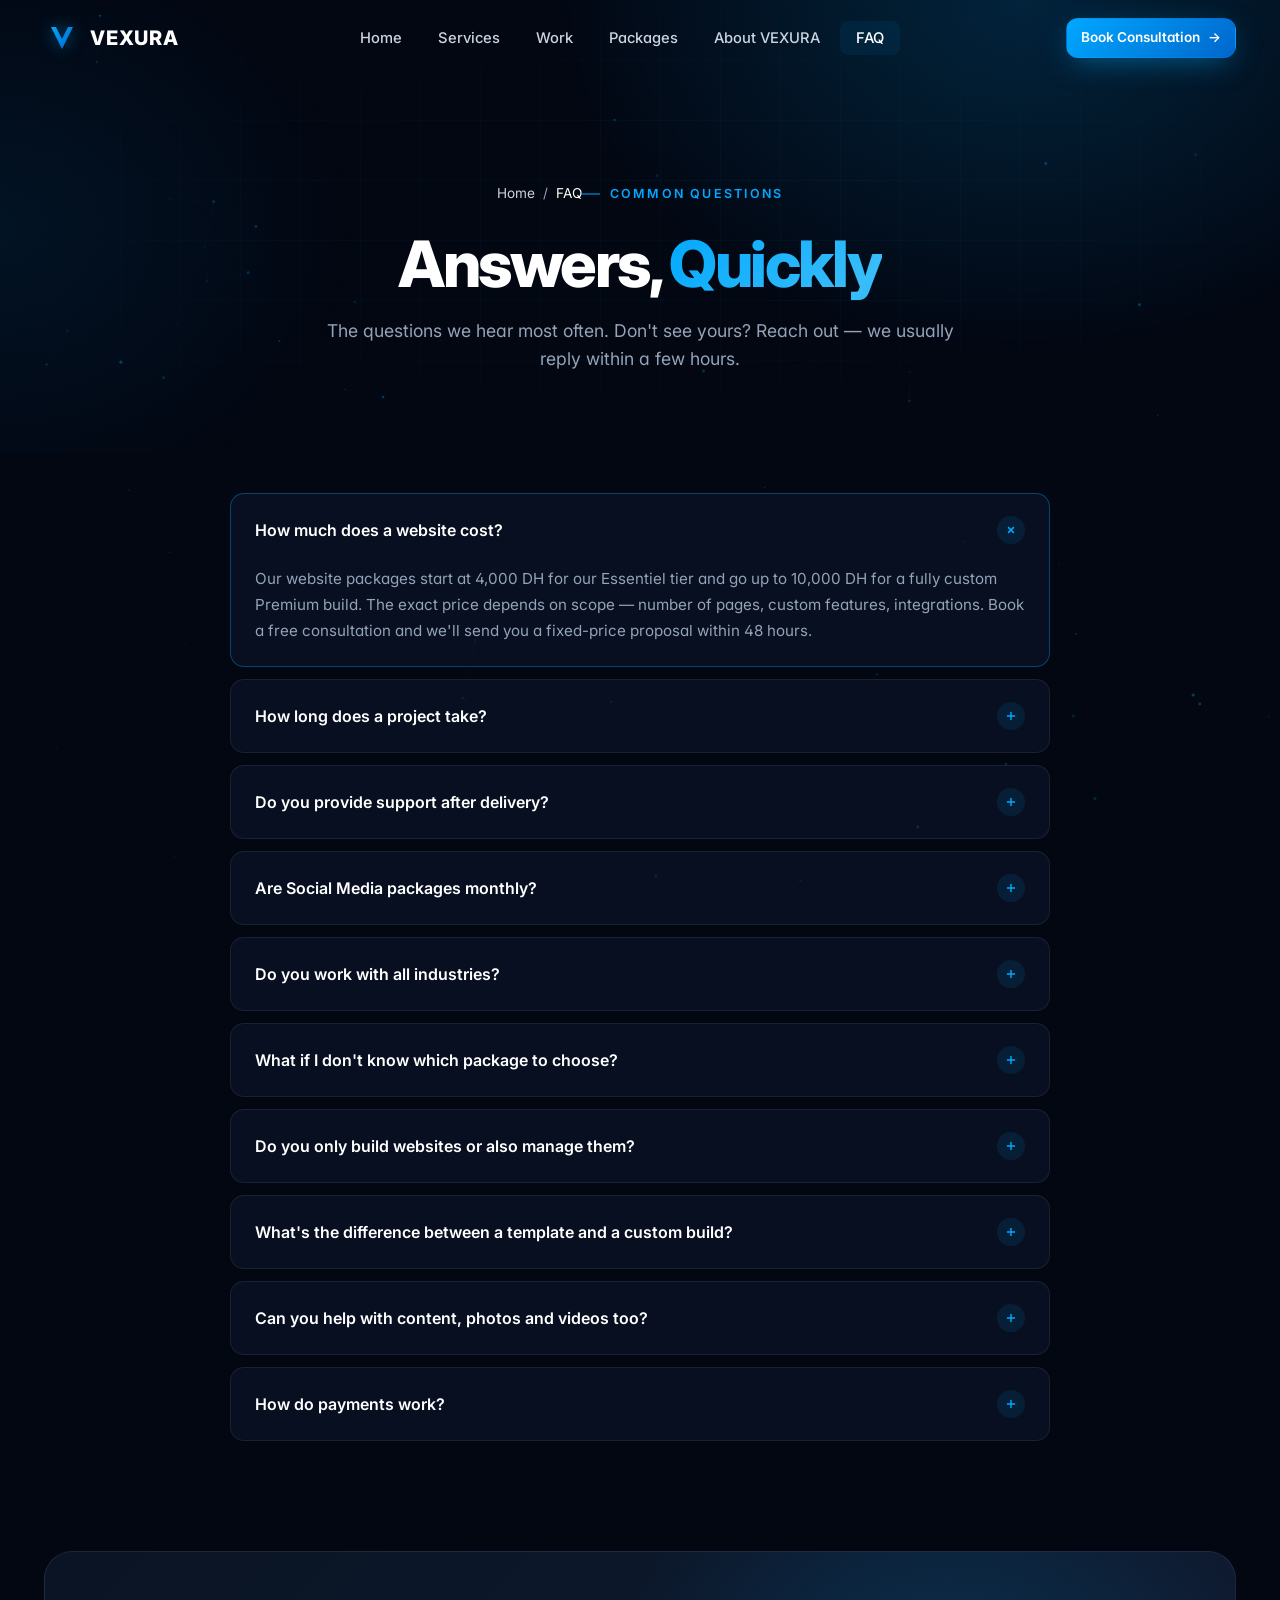
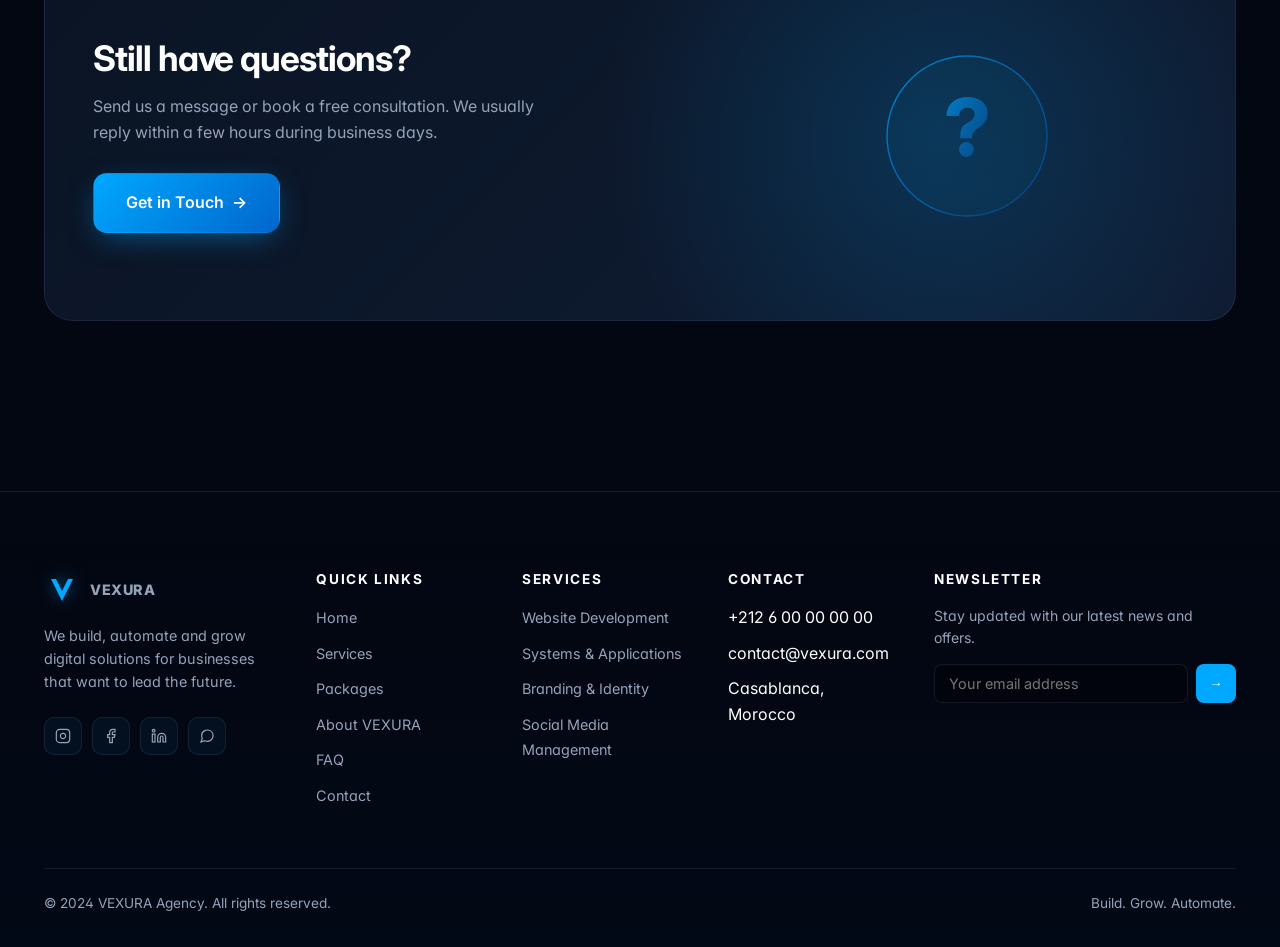
<file: faq.html>
<!DOCTYPE html><html lang=en><head><meta charset=UTF-8><meta name=viewport content="width=device-width, initial-scale=1.0"><meta name=description content="Frequently asked questions about VEXURA Agency — pricing, timelines, support, industries and more."><title>FAQ — VEXURA Agency</title><link rel=preconnect href=https://fonts.googleapis.com><link rel=preconnect href=https://fonts.gstatic.com crossorigin><link href="https://fonts.googleapis.com/css2?family=Inter:wght@400;500;600;700;800&display=swap" rel=stylesheet><link rel=stylesheet href=assets/css/style.css><link rel=icon type=image/svg+xml href="data:image/svg+xml,%3Csvg xmlns='http://www.w3.org/2000/svg' viewBox='0 0 32 32'%3E%3Cpath d='M6 6 L16 26 L26 6 L21 6 L16 16 L11 6 Z' fill='%2300A8FF'/%3E%3C/svg%3E"></head><body class=faq-page><canvas id=particles-canvas></canvas><!-- NAVBAR --><nav class=navbar><div class="container nav-inner"><a href=index.html class=logo><span class=logo-mark><svg viewbox="0 0 32 32" width=32 height=32 fill=none><defs><lineargradient id=lg5 x1=0 y1=0 x2=1 y2=1><stop offset=0% stop-color=#00A8FF /><stop offset=100% stop-color=#0066cc /></lineargradient></defs><path fill=url(#lg5) d="M5 5 L16 27 L27 5 L22 5 L16 17 L10 5 Z"/></svg></span><span>VEXURA</span></a><ul class=nav-links><li><a href=index.html>Home</a></li><li><a href=services.html>Services</a></li><li><a href=work.html>Work</a></li><li><a href=packages.html>Packages</a></li><li><a href=about.html>About VEXURA</a></li><li><a href=faq.html>FAQ</a></li></ul><div class=nav-cta><a href=contact.html class="btn btn-primary btn-sm">Book Consultation <span class=arrow>→</span></a><button class=menu-toggle aria-label=Menu><svg width=20 height=20 viewbox="0 0 24 24" fill=none stroke=currentColor stroke-width=2><line x1=3 y1=6 x2=21 y2=6 /><line x1=3 y1=12 x2=21 y2=12 /><line x1=3 y1=18 x2=21 y2=18 /></svg></button></div></div></nav><!-- PAGE HERO --><section class=page-hero><div class=bg-grid></div><div class=bg-radial></div><div class=container><div class=breadcrumb><a href=index.html>Home</a><span>/</span><span style=color:var(--text-primary);>FAQ</span></div><span class=eyebrow style=display:inline-block;>Common Questions</span><h1>Answers, <span class=text-accent-gradient>Quickly</span></h1><p>The questions we hear most often. Don't see yours? Reach out — we usually reply within a few hours.</p></div></section><!-- FAQ --><section class=section style=padding-top:40px;><div class=container><div class=faq-list><div class="faq-item open"><button class=faq-q> How much does a website cost? <span class=faq-icon><svg width=14 height=14 viewbox="0 0 24 24" fill=none stroke=currentColor stroke-width=2.5><line x1=12 y1=5 x2=12 y2=19 /><line x1=5 y1=12 x2=19 y2=12 /></svg></span></button><div class=faq-a>Our website packages start at 4,000 DH for our Essentiel tier and go up to 10,000 DH for a fully custom Premium build. The exact price depends on scope — number of pages, custom features, integrations. Book a free consultation and we'll send you a fixed-price proposal within 48 hours.</div></div><div class=faq-item><button class=faq-q> How long does a project take? <span class=faq-icon><svg width=14 height=14 viewbox="0 0 24 24" fill=none stroke=currentColor stroke-width=2.5><line x1=12 y1=5 x2=12 y2=19 /><line x1=5 y1=12 x2=19 y2=12 /></svg></span></button><div class=faq-a>Most website projects take between 2 and 6 weeks from kickoff to launch, depending on complexity. A standard Essentiel site is typically delivered in 2–3 weeks; a Premium or custom system can take 4–8 weeks. We'll commit to a clear timeline in your proposal and stick to it.</div></div><div class=faq-item><button class=faq-q> Do you provide support after delivery? <span class=faq-icon><svg width=14 height=14 viewbox="0 0 24 24" fill=none stroke=currentColor stroke-width=2.5><line x1=12 y1=5 x2=12 y2=19 /><line x1=5 y1=12 x2=19 y2=12 /></svg></span></button><div class=faq-a>Yes. Every website package includes a post-launch warranty period (1 month for Essentiel, 3 for Business, 6 for Premium). After that, you can stay on a monthly maintenance plan or pay-as-you-go for changes. We don't disappear after launch.</div></div><div class=faq-item><button class=faq-q> Are Social Media packages monthly? <span class=faq-icon><svg width=14 height=14 viewbox="0 0 24 24" fill=none stroke=currentColor stroke-width=2.5><line x1=12 y1=5 x2=12 y2=19 /><line x1=5 y1=12 x2=19 y2=12 /></svg></span></button><div class=faq-a>Yes — all social media packages are recurring monthly engagements. Starter is 5,000 DH/month, Business is 8,000 DH/month, Premium is 12,000 DH/month. We require a 3-month minimum commitment so we have time to build momentum, then it's month-to-month from there.</div></div><div class=faq-item><button class=faq-q> Do you work with all industries? <span class=faq-icon><svg width=14 height=14 viewbox="0 0 24 24" fill=none stroke=currentColor stroke-width=2.5><line x1=12 y1=5 x2=12 y2=19 /><line x1=5 y1=12 x2=19 y2=12 /></svg></span></button><div class=faq-a>We work with most B2B and B2C industries — professional services, retail, e-commerce, hospitality, education, healthcare, real estate and more. The only categories we typically decline are adult content, gambling and anything that conflicts with our values. If you're unsure, just ask.</div></div><div class=faq-item><button class=faq-q> What if I don't know which package to choose? <span class=faq-icon><svg width=14 height=14 viewbox="0 0 24 24" fill=none stroke=currentColor stroke-width=2.5><line x1=12 y1=5 x2=12 y2=19 /><line x1=5 y1=12 x2=19 y2=12 /></svg></span></button><div class=faq-a>Book a free 30-minute consultation. We'll listen to what you're trying to achieve, look at your current situation, and recommend the smartest path — even if that means starting smaller than you planned. No upsell pressure, ever.</div></div><div class=faq-item><button class=faq-q> Do you only build websites or also manage them? <span class=faq-icon><svg width=14 height=14 viewbox="0 0 24 24" fill=none stroke=currentColor stroke-width=2.5><line x1=12 y1=5 x2=12 y2=19 /><line x1=5 y1=12 x2=19 y2=12 /></svg></span></button><div class=faq-a>Both. We build the site, launch it, and offer optional monthly maintenance plans for hosting, security, updates, content edits and ongoing optimization. Many of our clients keep us on retainer long after launch — it makes their site better and their life easier.</div></div><div class=faq-item><button class=faq-q> What's the difference between a template and a custom build? <span class=faq-icon><svg width=14 height=14 viewbox="0 0 24 24" fill=none stroke=currentColor stroke-width=2.5><line x1=12 y1=5 x2=12 y2=19 /><line x1=5 y1=12 x2=19 y2=12 /></svg></span></button><div class=faq-a>A template is a pre-built design that gets configured to your content — fast and cheap, but it looks like everyone else. A custom build is designed from scratch around your brand, your goals and your audience — slower and more expensive, but the result is unique to you. Our Premium tier is fully custom; Business is a hybrid of both.</div></div><div class=faq-item><button class=faq-q> Can you help with content, photos and videos too? <span class=faq-icon><svg width=14 height=14 viewbox="0 0 24 24" fill=none stroke=currentColor stroke-width=2.5><line x1=12 y1=5 x2=12 y2=19 /><line x1=5 y1=12 x2=19 y2=12 /></svg></span></button><div class=faq-a>Yes. Our Premium and Business packages include content production — photography direction, copywriting, Reels and Stories. For Essentiel and Social Media Starter, we can either create content from scratch or work with assets you already have.</div></div><div class=faq-item><button class=faq-q> How do payments work? <span class=faq-icon><svg width=14 height=14 viewbox="0 0 24 24" fill=none stroke=currentColor stroke-width=2.5><line x1=12 y1=5 x2=12 y2=19 /><line x1=5 y1=12 x2=19 y2=12 /></svg></span></button><div class=faq-a>For website projects: 50% to start, 50% on launch. For monthly social media: billed at the start of each month. We accept bank transfer, cheque, and cash. Detailed invoices every time.</div></div></div></div></section><!-- STILL HAVE QUESTIONS --><section class=section style=padding-top:0;><div class=container><div class="cta-banner fade-in"><div><h2>Still have questions?</h2><p>Send us a message or book a free consultation. We usually reply within a few hours during business days.</p><a href=contact.html class="btn btn-primary btn-lg">Get in Touch <span class=arrow>→</span></a></div><div class=cta-banner-visual><svg viewbox="0 0 320 240" fill=none><defs><lineargradient id=ctaG5 x1=0 y1=0 x2=1 y2=1><stop offset=0% stop-color=#00A8FF stop-opacity=0.8 /><stop offset=100% stop-color=#0066cc stop-opacity=0.4 /></lineargradient></defs><circle cx=160 cy=120 r=80 fill=rgba(0,168,255,0.05) stroke=url(#ctaG5) stroke-width=1.5 /><text x=160 y=140 text-anchor=middle font-size=80 font-weight=800 fill=url(#ctaG5)>?</text></svg></div></div></div></section><!-- FOOTER --><footer class=footer><div class=container><div class=footer-grid><div class="footer-col footer-brand"><a href=index.html class=logo><span class=logo-mark><svg viewbox="0 0 32 32" width=32 height=32 fill=none><path fill=#00A8FF d="M5 5 L16 27 L27 5 L22 5 L16 17 L10 5 Z"/></svg></span><span>VEXURA</span></a><p>We build, automate and grow digital solutions for businesses that want to lead the future.</p><div class=footer-socials><a href=#><svg width=16 height=16 viewbox="0 0 24 24" fill=none stroke=currentColor stroke-width=1.8><rect x=2 y=2 width=20 height=20 rx=5 /><path d="M16 11.37A4 4 0 1 1 12.63 8 4 4 0 0 1 16 11.37z"/><line x1=17.5 y1=6.5 x2=17.51 y2=6.5 /></svg></a><a href=#><svg width=16 height=16 viewbox="0 0 24 24" fill=none stroke=currentColor stroke-width=1.8><path d="M18 2h-3a5 5 0 0 0-5 5v3H7v4h3v8h4v-8h3l1-4h-4V7a1 1 0 0 1 1-1h3z"/></svg></a><a href=#><svg width=16 height=16 viewbox="0 0 24 24" fill=none stroke=currentColor stroke-width=1.8><path d="M16 8a6 6 0 0 1 6 6v7h-4v-7a2 2 0 0 0-4 0v7h-4v-7a6 6 0 0 1 6-6z"/><rect x=2 y=9 width=4 height=12 /><circle cx=4 cy=4 r=2 /></svg></a><a href=#><svg width=16 height=16 viewbox="0 0 24 24" fill=none stroke=currentColor stroke-width=1.8><path d="M21 11.5a8.38 8.38 0 0 1-.9 3.8 8.5 8.5 0 0 1-7.6 4.7 8.38 8.38 0 0 1-3.8-.9L3 21l1.9-5.7a8.38 8.38 0 0 1-.9-3.8 8.5 8.5 0 0 1 4.7-7.6 8.38 8.38 0 0 1 3.8-.9h.5a8.48 8.48 0 0 1 8 8v.5z"/></svg></a></div></div><div class=footer-col><h5>Quick Links</h5><ul><li><a href=index.html>Home</a></li><li><a href=services.html>Services</a></li><li><a href=packages.html>Packages</a></li><li><a href=about.html>About VEXURA</a></li><li><a href=faq.html>FAQ</a></li><li><a href=contact.html>Contact</a></li></ul></div><div class=footer-col><h5>Services</h5><ul><li><a href=services.html#website>Website Development</a></li><li><a href=services.html#systems>Systems & Applications</a></li><li><a href=services.html#branding>Branding & Identity</a></li><li><a href=services.html#social>Social Media Management</a></li></ul></div><div class=footer-col><h5>Contact</h5><ul><li>+212 6 00 00 00 00</li><li>contact@vexura.com</li><li>Casablanca, Morocco</li></ul></div><div class=footer-col><h5>Newsletter</h5><p style=color:var(--text-muted);font-size:0.88rem;margin-bottom:14px;>Stay updated with our latest news and offers.</p><form class=newsletter-form onsubmit="event.preventDefault();this.querySelector('input').value='';this.querySelector('button').textContent='✓';setTimeout(()=>this.querySelector('button').textContent='→',2000);"><input type=email placeholder="Your email address" required><button type=submit aria-label=Subscribe>→</button></form></div></div><div class=footer-bottom><div>© 2024 VEXURA Agency. All rights reserved.</div><div>Build. Grow. Automate.</div></div></div></footer><script src=assets/js/main.js></script></body></html>
</file>
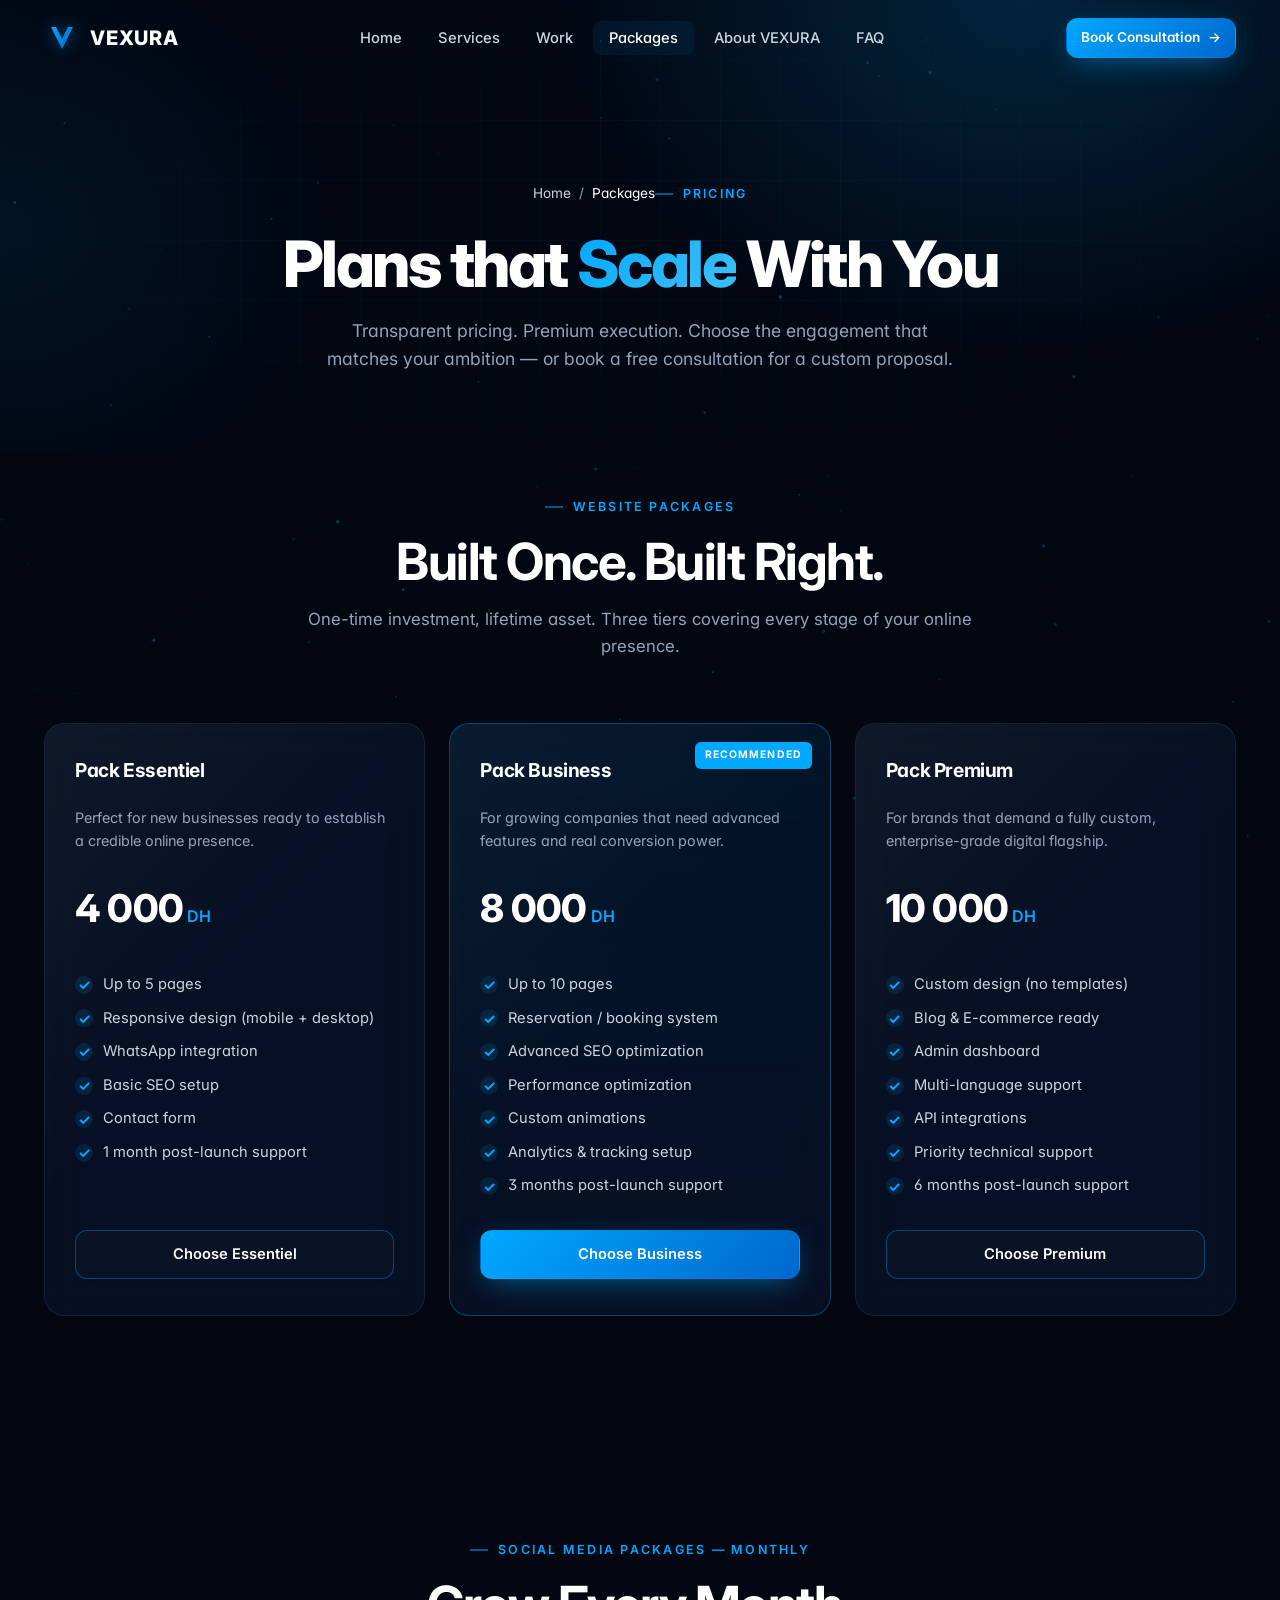
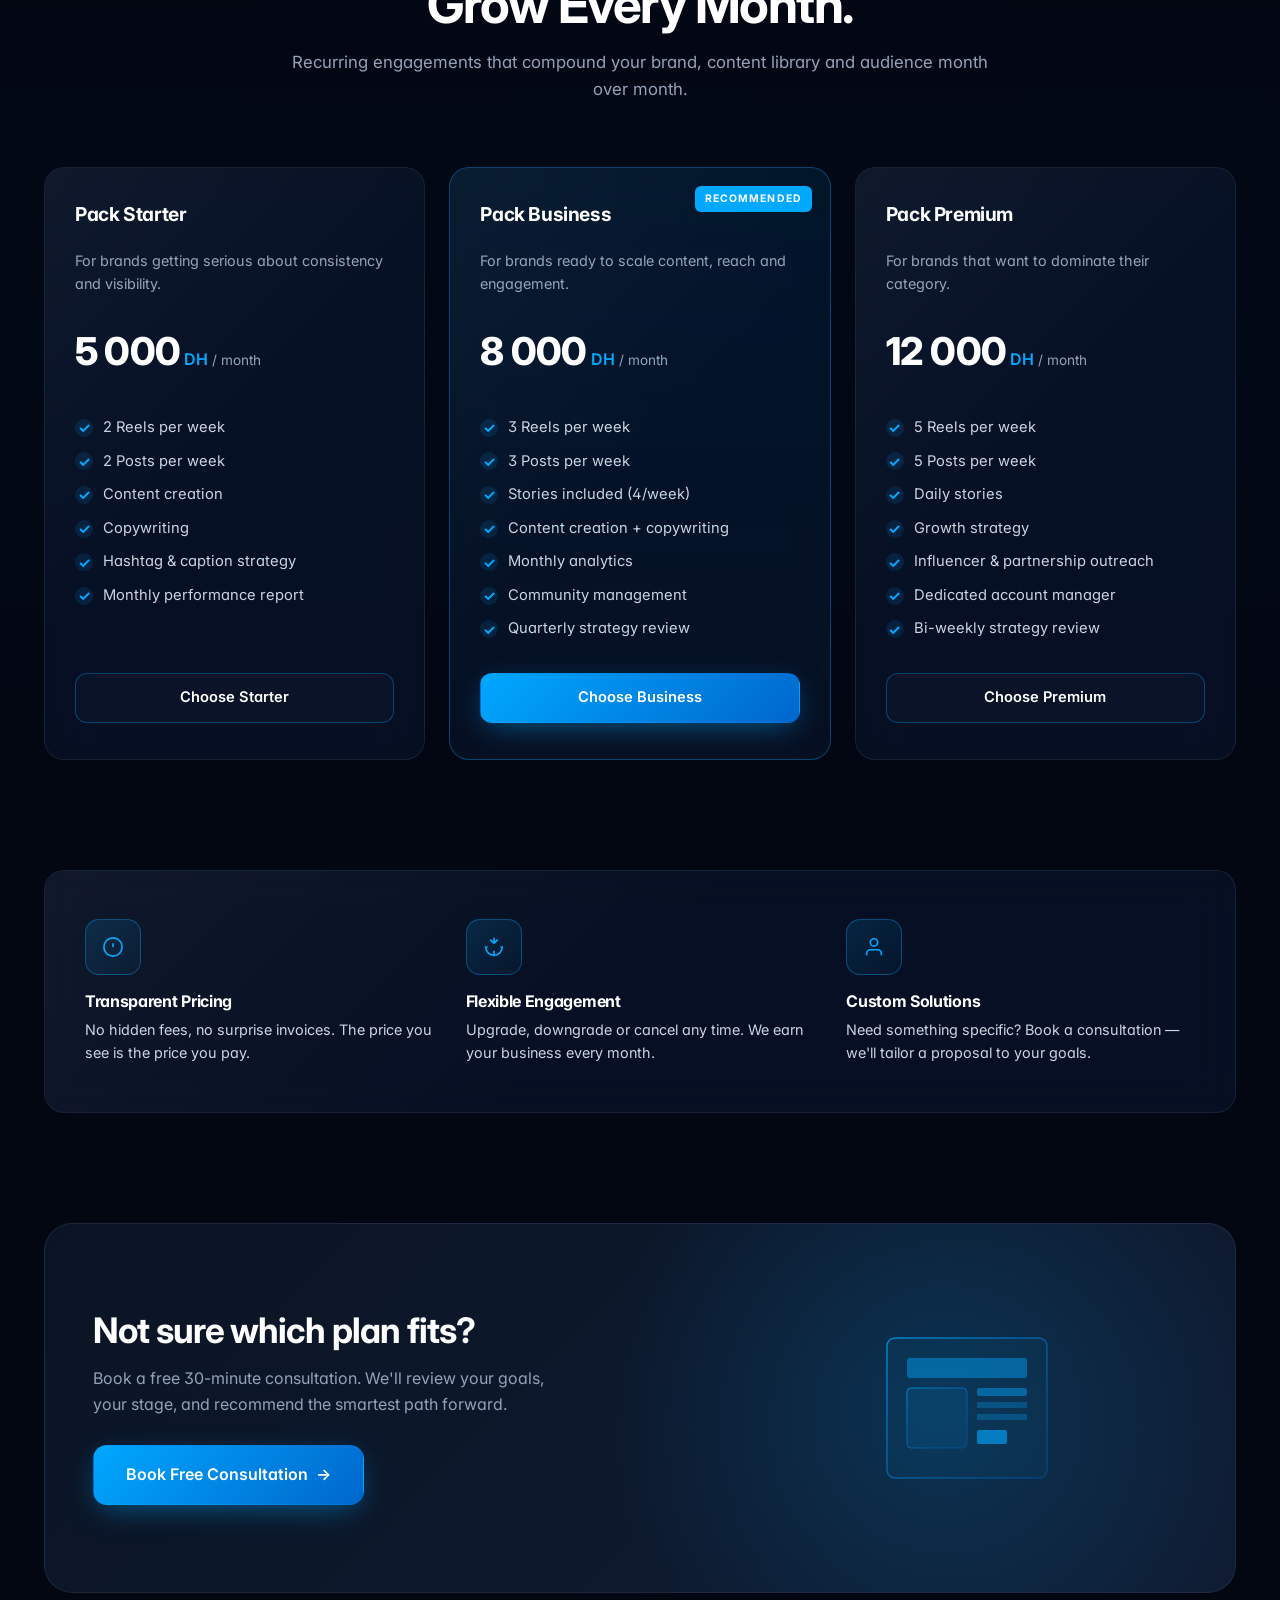
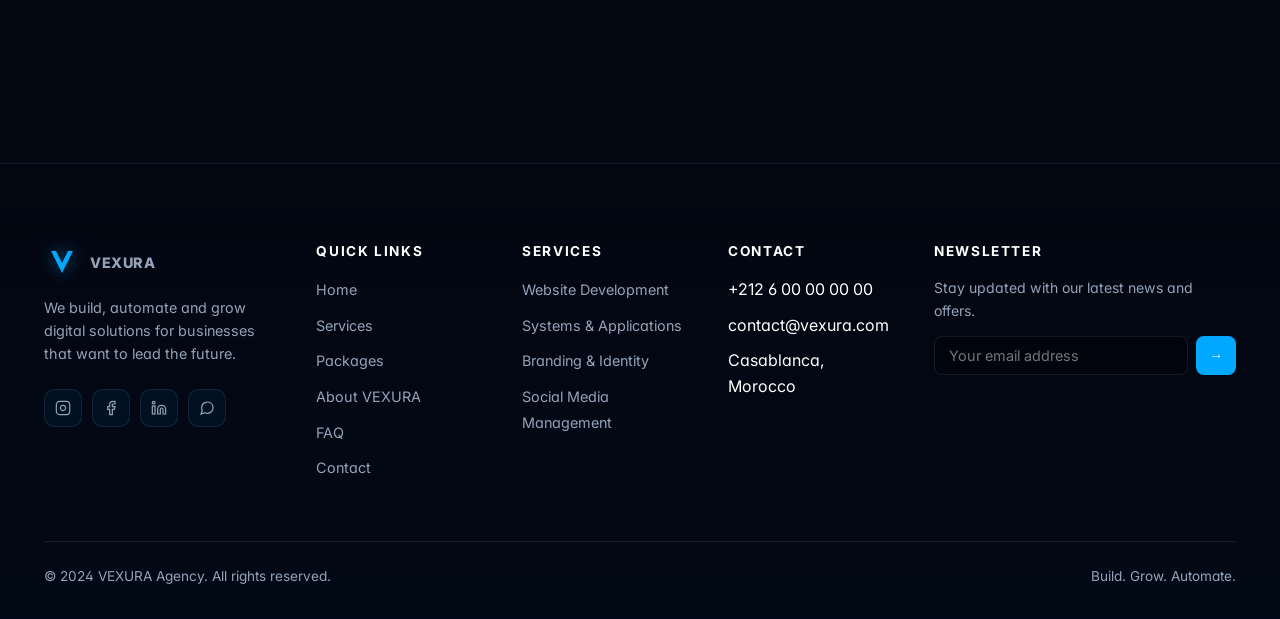
<file: packages.html>
<!DOCTYPE html><html lang=en><head><meta charset=UTF-8><meta name=viewport content="width=device-width, initial-scale=1.0"><meta name=description content="VEXURA Agency — Transparent pricing for websites and social media management. Three tiers, premium execution."><title>Packages — VEXURA Agency</title><link rel=preconnect href=https://fonts.googleapis.com><link rel=preconnect href=https://fonts.gstatic.com crossorigin><link href="https://fonts.googleapis.com/css2?family=Inter:wght@400;500;600;700;800&display=swap" rel=stylesheet><link rel=stylesheet href=assets/css/style.css><link rel=icon type=image/svg+xml href="data:image/svg+xml,%3Csvg xmlns='http://www.w3.org/2000/svg' viewBox='0 0 32 32'%3E%3Cpath d='M6 6 L16 26 L26 6 L21 6 L16 16 L11 6 Z' fill='%2300A8FF'/%3E%3C/svg%3E"></head><body class=packages-page><canvas id=particles-canvas></canvas><!-- NAVBAR --><nav class=navbar><div class="container nav-inner"><a href=index.html class=logo><span class=logo-mark><svg viewbox="0 0 32 32" width=32 height=32 fill=none><defs><lineargradient id=lg3 x1=0 y1=0 x2=1 y2=1><stop offset=0% stop-color=#00A8FF /><stop offset=100% stop-color=#0066cc /></lineargradient></defs><path fill=url(#lg3) d="M5 5 L16 27 L27 5 L22 5 L16 17 L10 5 Z"/></svg></span><span>VEXURA</span></a><ul class=nav-links><li><a href=index.html>Home</a></li><li><a href=services.html>Services</a></li><li><a href=work.html>Work</a></li><li><a href=packages.html>Packages</a></li><li><a href=about.html>About VEXURA</a></li><li><a href=faq.html>FAQ</a></li></ul><div class=nav-cta><a href=contact.html class="btn btn-primary btn-sm">Book Consultation <span class=arrow>→</span></a><button class=menu-toggle aria-label=Menu><svg width=20 height=20 viewbox="0 0 24 24" fill=none stroke=currentColor stroke-width=2><line x1=3 y1=6 x2=21 y2=6 /><line x1=3 y1=12 x2=21 y2=12 /><line x1=3 y1=18 x2=21 y2=18 /></svg></button></div></div></nav><!-- PAGE HERO --><section class=page-hero><div class=bg-grid></div><div class=bg-radial></div><div class=container><div class=breadcrumb><a href=index.html>Home</a><span>/</span><span style=color:var(--text-primary);>Packages</span></div><span class=eyebrow style=display:inline-block;>Pricing</span><h1>Plans that <span class=text-accent-gradient>Scale</span> With You</h1><p>Transparent pricing. Premium execution. Choose the engagement that matches your ambition — or book a free consultation for a custom proposal.</p></div></section><!-- WEBSITE PACKAGES --><section class=section id=website-packages style=padding-top:40px;><div class=container><div class="section-header fade-in"><span class=eyebrow>Website Packages</span><h2>Built Once. Built Right.</h2><p>One-time investment, lifetime asset. Three tiers covering every stage of your online presence.</p></div><div class=pricing-grid><div class="glass price-card fade-in"><h4>Pack Essentiel</h4><p style=color:var(--text-muted);font-size:0.9rem;>Perfect for new businesses ready to establish a credible online presence.</p><div class=price-amount><span class=num>4 000</span><span class=cur>DH</span></div><ul class=price-features><li>Up to 5 pages</li><li>Responsive design (mobile + desktop)</li><li>WhatsApp integration</li><li>Basic SEO setup</li><li>Contact form</li><li>1 month post-launch support</li></ul><a href=contact.html class="btn btn-outline" style=width:100%;>Choose Essentiel</a></div><div class="glass price-card featured fade-in"><h4>Pack Business</h4><p style=color:var(--text-muted);font-size:0.9rem;>For growing companies that need advanced features and real conversion power.</p><div class=price-amount><span class=num>8 000</span><span class=cur>DH</span></div><ul class=price-features><li>Up to 10 pages</li><li>Reservation / booking system</li><li>Advanced SEO optimization</li><li>Performance optimization</li><li>Custom animations</li><li>Analytics & tracking setup</li><li>3 months post-launch support</li></ul><a href=contact.html class="btn btn-primary" style=width:100%;>Choose Business</a></div><div class="glass price-card fade-in"><h4>Pack Premium</h4><p style=color:var(--text-muted);font-size:0.9rem;>For brands that demand a fully custom, enterprise-grade digital flagship.</p><div class=price-amount><span class=num>10 000</span><span class=cur>DH</span></div><ul class=price-features><li>Custom design (no templates)</li><li>Blog & E-commerce ready</li><li>Admin dashboard</li><li>Multi-language support</li><li>API integrations</li><li>Priority technical support</li><li>6 months post-launch support</li></ul><a href=contact.html class="btn btn-outline" style=width:100%;>Choose Premium</a></div></div></div></section><!-- SOCIAL MEDIA PACKAGES --><section class=section id=social-packages style=background:linear-gradient(180deg,transparent,rgba(0,168,255,0.02),transparent);><div class=container><div class="section-header fade-in"><span class=eyebrow>Social Media Packages — Monthly</span><h2>Grow Every Month.</h2><p>Recurring engagements that compound your brand, content library and audience month over month.</p></div><div class=pricing-grid><div class="glass price-card fade-in"><h4>Pack Starter</h4><p style=color:var(--text-muted);font-size:0.9rem;>For brands getting serious about consistency and visibility.</p><div class=price-amount><span class=num>5 000</span><span class=cur>DH</span><span class=per>/ month</span></div><ul class=price-features><li>2 Reels per week</li><li>2 Posts per week</li><li>Content creation</li><li>Copywriting</li><li>Hashtag & caption strategy</li><li>Monthly performance report</li></ul><a href=contact.html class="btn btn-outline" style=width:100%;>Choose Starter</a></div><div class="glass price-card featured fade-in"><h4>Pack Business</h4><p style=color:var(--text-muted);font-size:0.9rem;>For brands ready to scale content, reach and engagement.</p><div class=price-amount><span class=num>8 000</span><span class=cur>DH</span><span class=per>/ month</span></div><ul class=price-features><li>3 Reels per week</li><li>3 Posts per week</li><li>Stories included (4/week)</li><li>Content creation + copywriting</li><li>Monthly analytics</li><li>Community management</li><li>Quarterly strategy review</li></ul><a href=contact.html class="btn btn-primary" style=width:100%;>Choose Business</a></div><div class="glass price-card fade-in"><h4>Pack Premium</h4><p style=color:var(--text-muted);font-size:0.9rem;>For brands that want to dominate their category.</p><div class=price-amount><span class=num>12 000</span><span class=cur>DH</span><span class=per>/ month</span></div><ul class=price-features><li>5 Reels per week</li><li>5 Posts per week</li><li>Daily stories</li><li>Growth strategy</li><li>Influencer & partnership outreach</li><li>Dedicated account manager</li><li>Bi-weekly strategy review</li></ul><a href=contact.html class="btn btn-outline" style=width:100%;>Choose Premium</a></div></div></div></section><!-- COMPARE / NOTES --><section class=section style=padding-top:0;><div class=container><div class="glass fade-in" style="padding:48px 40px;"><div class="grid grid-3" style=gap:32px;><div><div class=service-icon style=margin-bottom:18px;><svg width=22 height=22 viewbox="0 0 24 24" fill=none stroke=currentColor stroke-width=1.8><circle cx=12 cy=12 r=10 /><line x1=12 y1=8 x2=12 y2=12 /><line x1=12 y1=16 x2=12.01 y2=16 /></svg></div><h4 style=margin-bottom:8px;>Transparent Pricing</h4><p style=font-size:0.9rem;>No hidden fees, no surprise invoices. The price you see is the price you pay.</p></div><div><div class=service-icon style=margin-bottom:18px;><svg width=22 height=22 viewbox="0 0 24 24" fill=none stroke=currentColor stroke-width=1.8><path d="M12 2v6m0 0l4-4m-4 4l-4-4M5 12H3a9 9 0 0 0 18 0h-2"/><path d="M12 22v-6"/></svg></div><h4 style=margin-bottom:8px;>Flexible Engagement</h4><p style=font-size:0.9rem;>Upgrade, downgrade or cancel any time. We earn your business every month.</p></div><div><div class=service-icon style=margin-bottom:18px;><svg width=22 height=22 viewbox="0 0 24 24" fill=none stroke=currentColor stroke-width=1.8><path d="M20 21v-2a4 4 0 0 0-4-4H8a4 4 0 0 0-4 4v2"/><circle cx=12 cy=7 r=4 /></svg></div><h4 style=margin-bottom:8px;>Custom Solutions</h4><p style=font-size:0.9rem;>Need something specific? Book a consultation — we'll tailor a proposal to your goals.</p></div></div></div></div></section><!-- CTA --><section class=section style=padding-top:0;><div class=container><div class="cta-banner fade-in"><div><h2>Not sure which plan fits?</h2><p>Book a free 30-minute consultation. We'll review your goals, your stage, and recommend the smartest path forward.</p><a href=contact.html class="btn btn-primary btn-lg">Book Free Consultation <span class=arrow>→</span></a></div><div class=cta-banner-visual><svg viewbox="0 0 320 240" fill=none><defs><lineargradient id=ctaG3 x1=0 y1=0 x2=1 y2=1><stop offset=0% stop-color=#00A8FF stop-opacity=0.8 /><stop offset=100% stop-color=#0066cc stop-opacity=0.4 /></lineargradient></defs><rect x=80 y=50 width=160 height=140 rx=8 fill=rgba(0,168,255,0.05) stroke=url(#ctaG3) stroke-width=1.5 /><rect x=100 y=70 width=120 height=20 rx=3 fill=#00A8FF opacity=0.5 /><rect x=100 y=100 width=60 height=60 rx=4 fill=rgba(0,168,255,0.1) stroke=url(#ctaG3) stroke-width=1 /><rect x=170 y=100 width=50 height=8 rx=2 fill=#00A8FF opacity=0.5 /><rect x=170 y=114 width=50 height=6 rx=1 fill=#00A8FF opacity=0.3 /><rect x=170 y=126 width=50 height=6 rx=1 fill=#00A8FF opacity=0.3 /><rect x=170 y=142 width=30 height=14 rx=2 fill=#00A8FF opacity=0.7 /></svg></div></div></div></section><!-- FOOTER --><footer class=footer><div class=container><div class=footer-grid><div class="footer-col footer-brand"><a href=index.html class=logo><span class=logo-mark><svg viewbox="0 0 32 32" width=32 height=32 fill=none><path fill=#00A8FF d="M5 5 L16 27 L27 5 L22 5 L16 17 L10 5 Z"/></svg></span><span>VEXURA</span></a><p>We build, automate and grow digital solutions for businesses that want to lead the future.</p><div class=footer-socials><a href=#><svg width=16 height=16 viewbox="0 0 24 24" fill=none stroke=currentColor stroke-width=1.8><rect x=2 y=2 width=20 height=20 rx=5 /><path d="M16 11.37A4 4 0 1 1 12.63 8 4 4 0 0 1 16 11.37z"/><line x1=17.5 y1=6.5 x2=17.51 y2=6.5 /></svg></a><a href=#><svg width=16 height=16 viewbox="0 0 24 24" fill=none stroke=currentColor stroke-width=1.8><path d="M18 2h-3a5 5 0 0 0-5 5v3H7v4h3v8h4v-8h3l1-4h-4V7a1 1 0 0 1 1-1h3z"/></svg></a><a href=#><svg width=16 height=16 viewbox="0 0 24 24" fill=none stroke=currentColor stroke-width=1.8><path d="M16 8a6 6 0 0 1 6 6v7h-4v-7a2 2 0 0 0-4 0v7h-4v-7a6 6 0 0 1 6-6z"/><rect x=2 y=9 width=4 height=12 /><circle cx=4 cy=4 r=2 /></svg></a><a href=#><svg width=16 height=16 viewbox="0 0 24 24" fill=none stroke=currentColor stroke-width=1.8><path d="M21 11.5a8.38 8.38 0 0 1-.9 3.8 8.5 8.5 0 0 1-7.6 4.7 8.38 8.38 0 0 1-3.8-.9L3 21l1.9-5.7a8.38 8.38 0 0 1-.9-3.8 8.5 8.5 0 0 1 4.7-7.6 8.38 8.38 0 0 1 3.8-.9h.5a8.48 8.48 0 0 1 8 8v.5z"/></svg></a></div></div><div class=footer-col><h5>Quick Links</h5><ul><li><a href=index.html>Home</a></li><li><a href=services.html>Services</a></li><li><a href=packages.html>Packages</a></li><li><a href=about.html>About VEXURA</a></li><li><a href=faq.html>FAQ</a></li><li><a href=contact.html>Contact</a></li></ul></div><div class=footer-col><h5>Services</h5><ul><li><a href=services.html#website>Website Development</a></li><li><a href=services.html#systems>Systems & Applications</a></li><li><a href=services.html#branding>Branding & Identity</a></li><li><a href=services.html#social>Social Media Management</a></li></ul></div><div class=footer-col><h5>Contact</h5><ul><li>+212 6 00 00 00 00</li><li>contact@vexura.com</li><li>Casablanca, Morocco</li></ul></div><div class=footer-col><h5>Newsletter</h5><p style=color:var(--text-muted);font-size:0.88rem;margin-bottom:14px;>Stay updated with our latest news and offers.</p><form class=newsletter-form onsubmit="event.preventDefault();this.querySelector('input').value='';this.querySelector('button').textContent='✓';setTimeout(()=>this.querySelector('button').textContent='→',2000);"><input type=email placeholder="Your email address" required><button type=submit aria-label=Subscribe>→</button></form></div></div><div class=footer-bottom><div>© 2024 VEXURA Agency. All rights reserved.</div><div>Build. Grow. Automate.</div></div></div></footer><script src=assets/js/main.js></script></body></html>
</file>
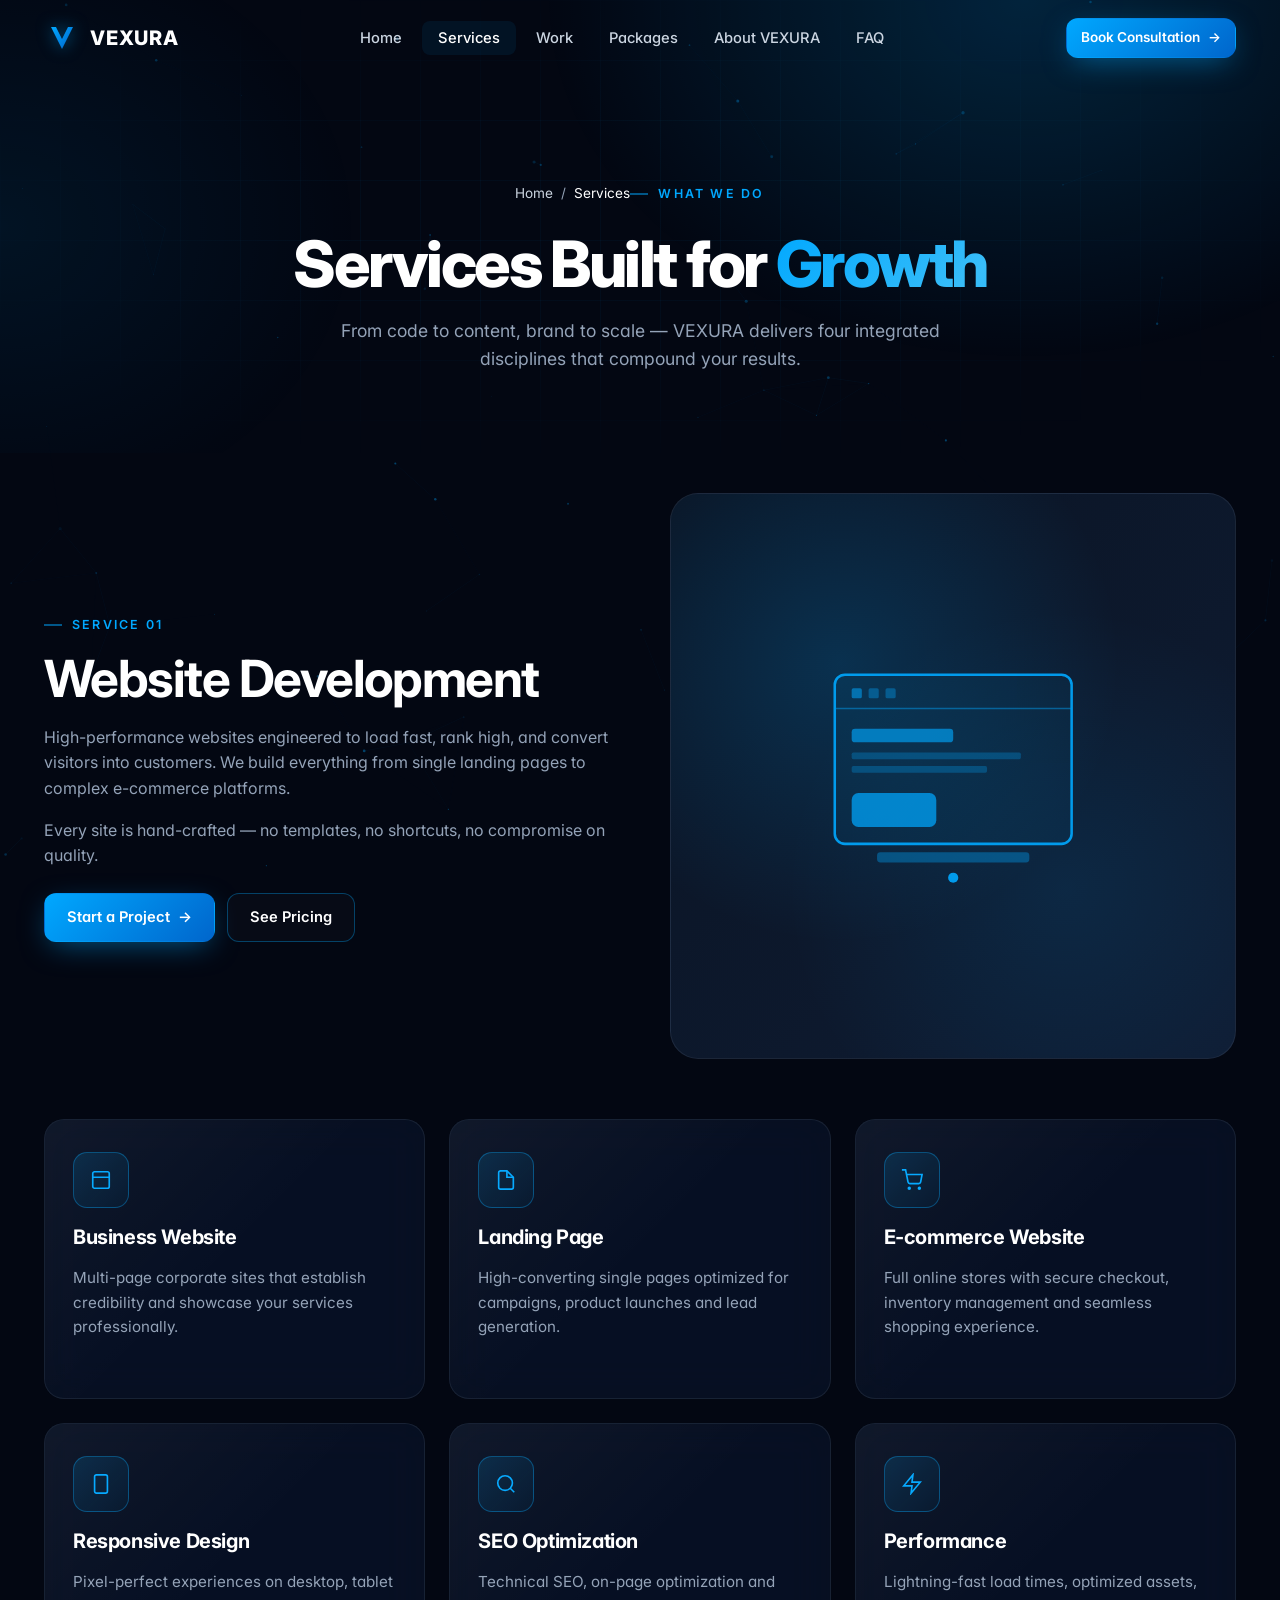
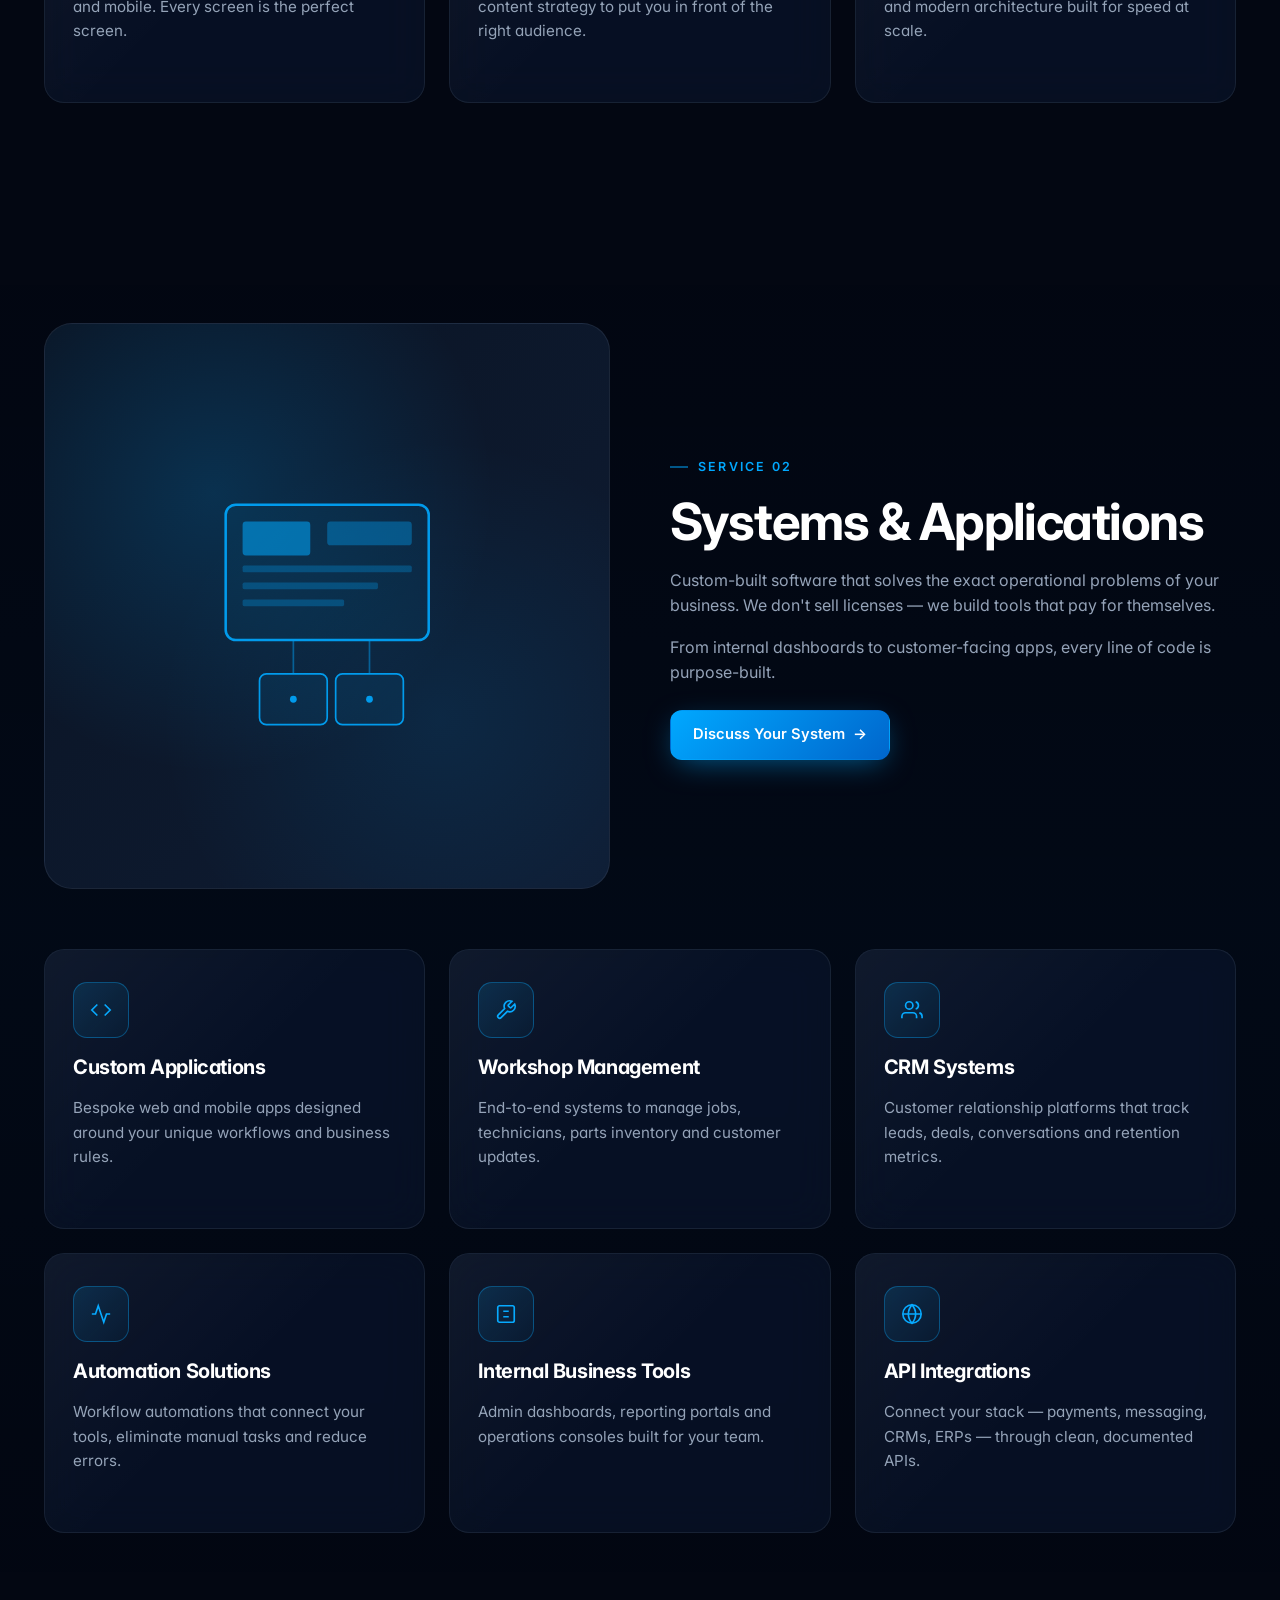
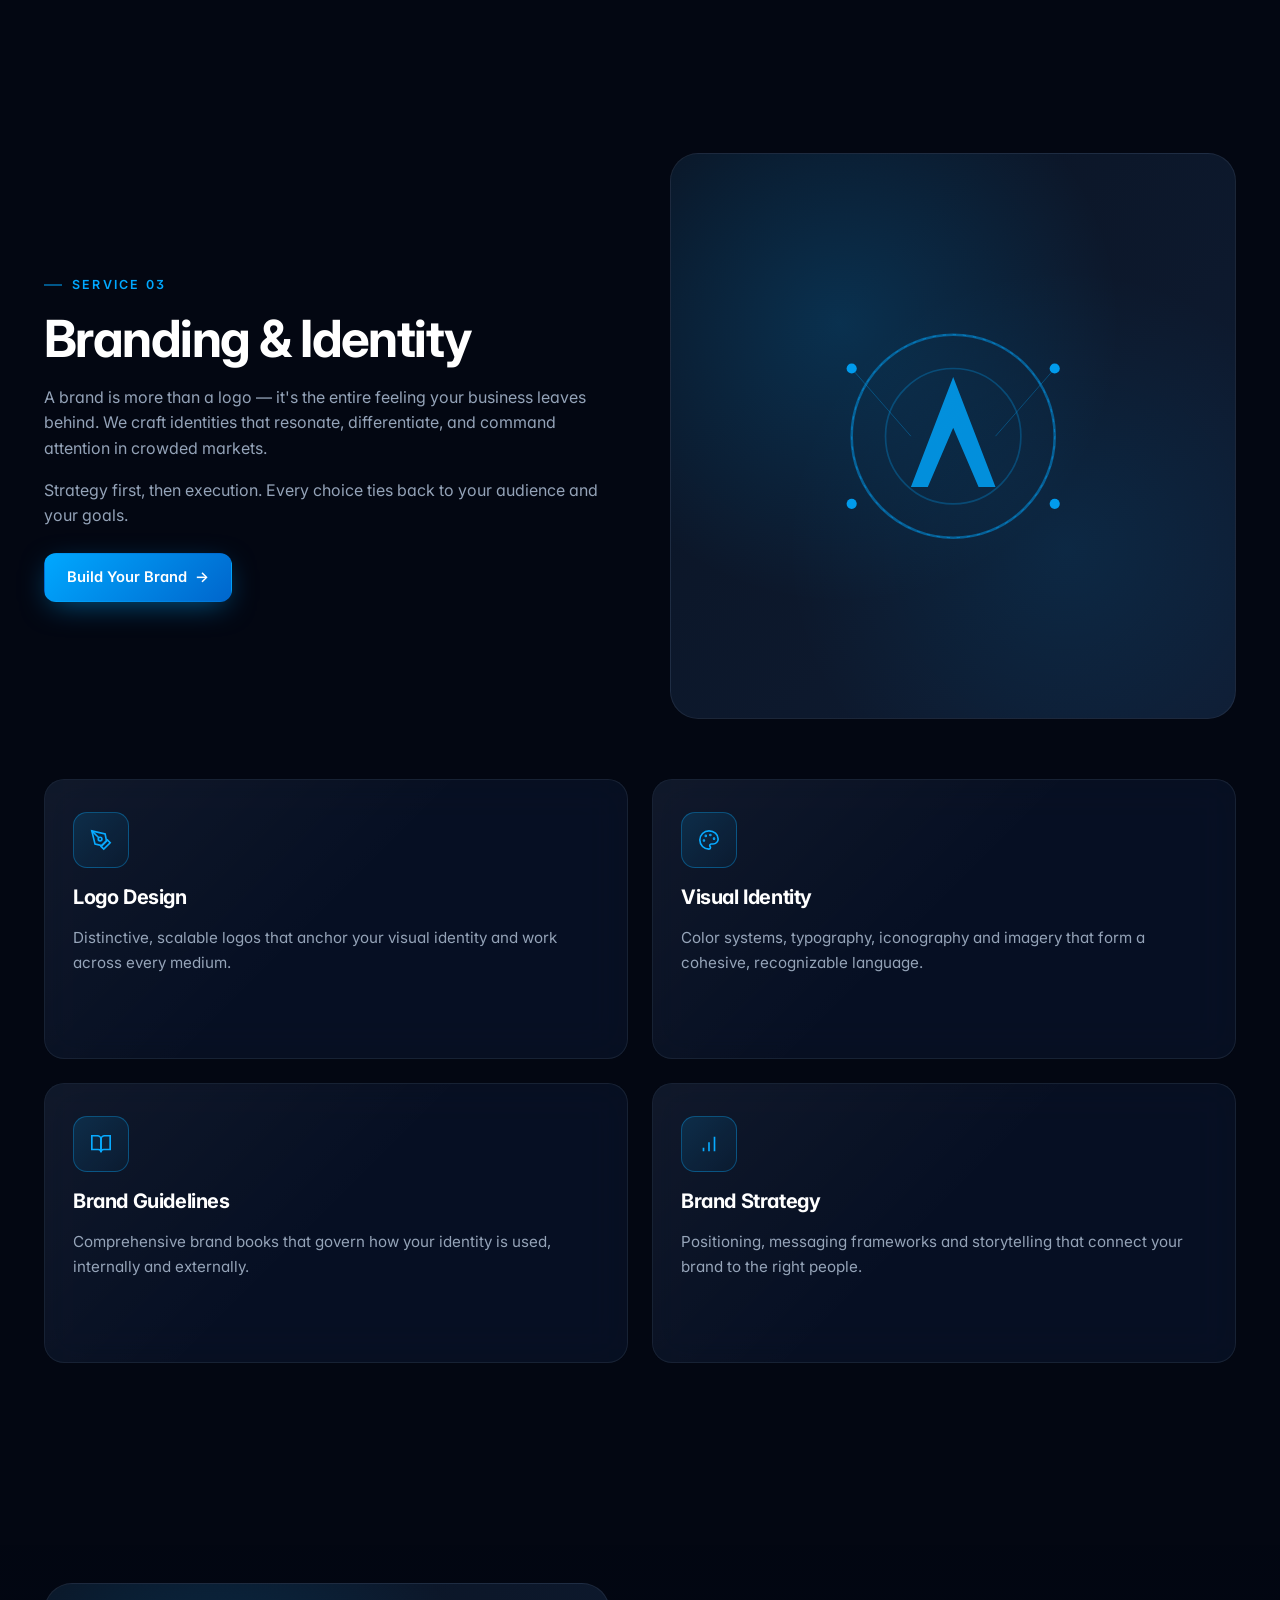
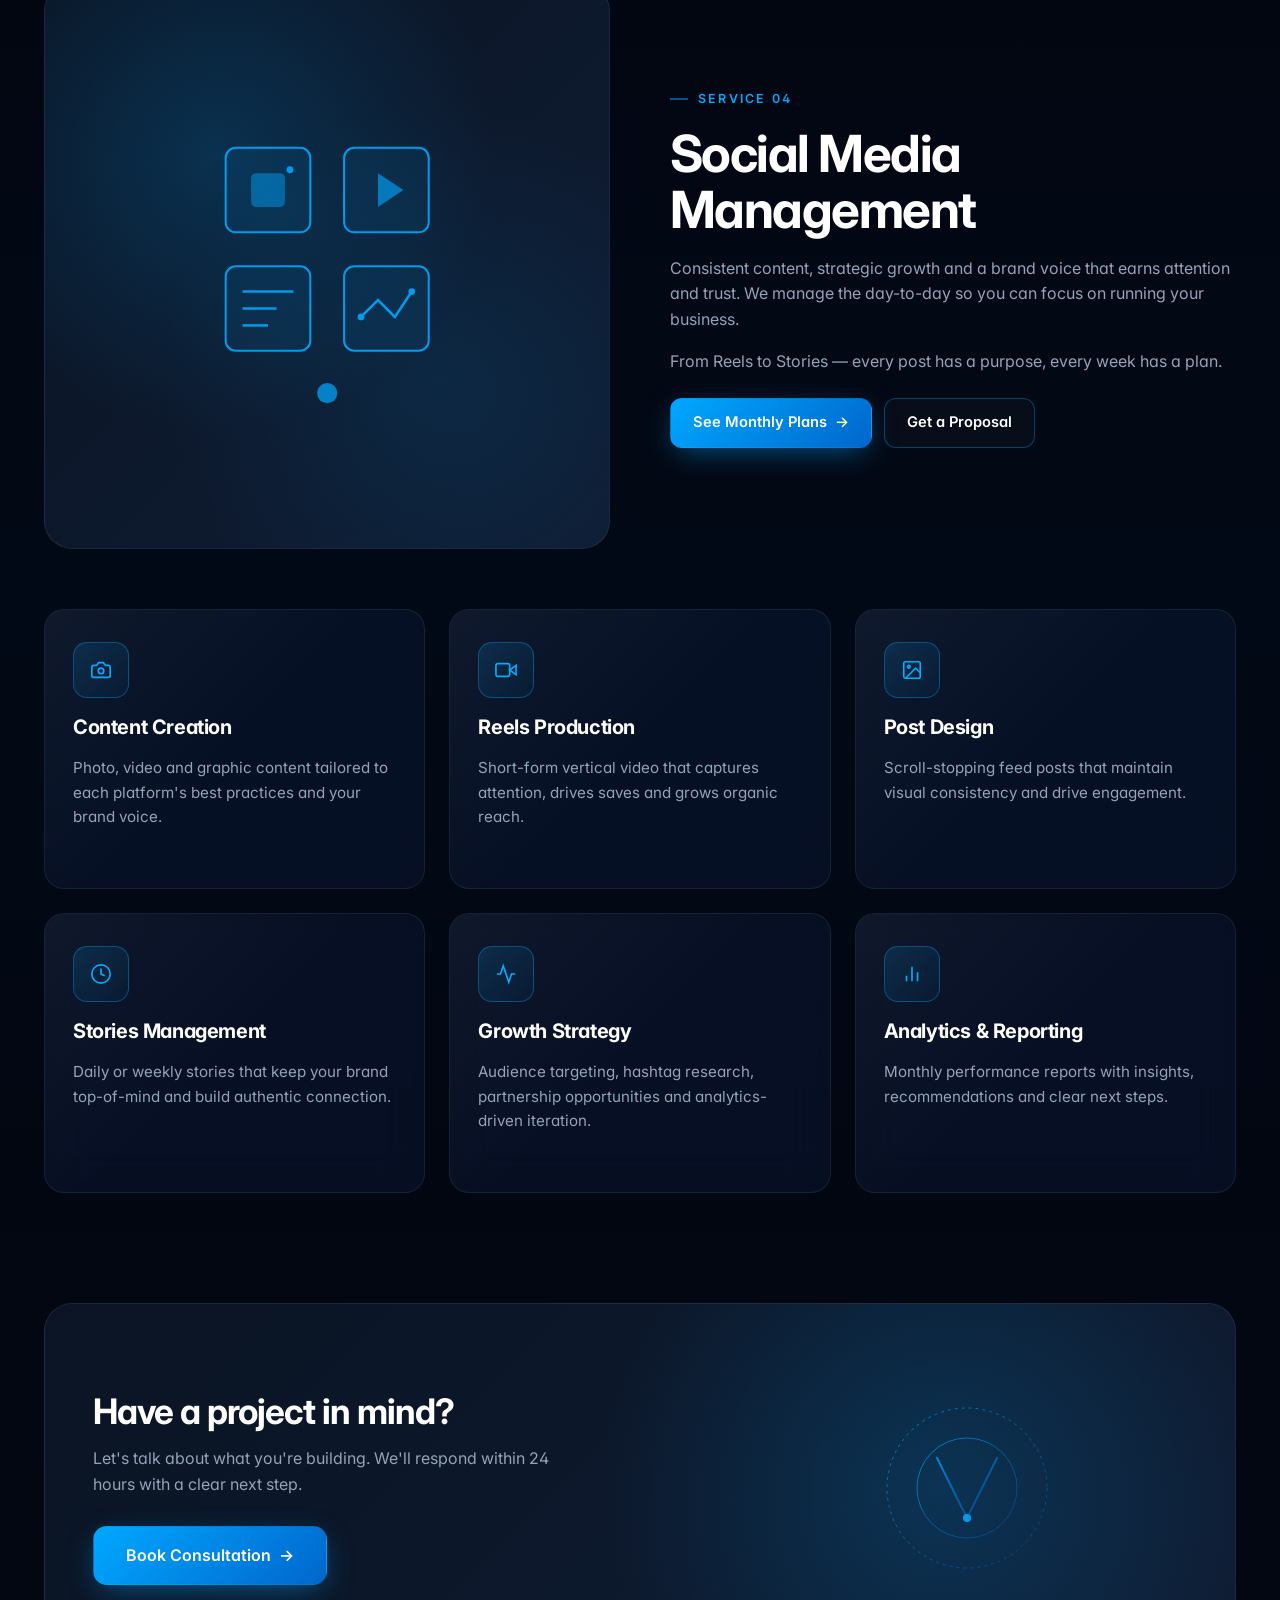
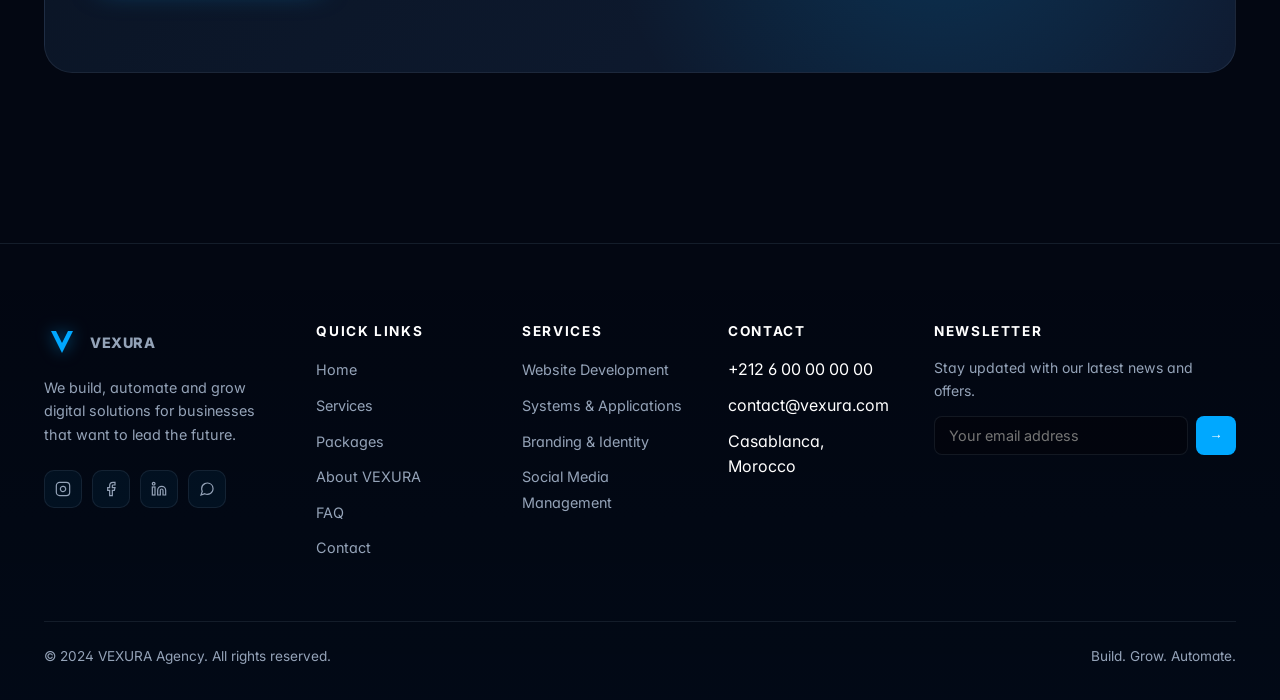
<file: services.html>
<!DOCTYPE html><html lang=en><head><meta charset=UTF-8><meta name=viewport content="width=device-width, initial-scale=1.0"><meta name=description content="VEXURA Agency — Premium digital services. Website development, custom systems, branding and social media management."><title>Services — VEXURA Agency</title><link rel=preconnect href=https://fonts.googleapis.com><link rel=preconnect href=https://fonts.gstatic.com crossorigin><link href="https://fonts.googleapis.com/css2?family=Inter:wght@400;500;600;700;800&display=swap" rel=stylesheet><link rel=stylesheet href=assets/css/style.css><link rel=icon type=image/svg+xml href="data:image/svg+xml,%3Csvg xmlns='http://www.w3.org/2000/svg' viewBox='0 0 32 32'%3E%3Cpath d='M6 6 L16 26 L26 6 L21 6 L16 16 L11 6 Z' fill='%2300A8FF'/%3E%3C/svg%3E"></head><body class=services-page><canvas id=particles-canvas></canvas><!-- NAVBAR --><nav class=navbar><div class="container nav-inner"><a href=index.html class=logo><span class=logo-mark><svg viewbox="0 0 32 32" width=32 height=32 fill=none><defs><lineargradient id=lg2 x1=0 y1=0 x2=1 y2=1><stop offset=0% stop-color=#00A8FF /><stop offset=100% stop-color=#0066cc /></lineargradient></defs><path fill=url(#lg2) d="M5 5 L16 27 L27 5 L22 5 L16 17 L10 5 Z"/></svg></span><span>VEXURA</span></a><ul class=nav-links><li><a href=index.html>Home</a></li><li><a href=services.html>Services</a></li><li><a href=work.html>Work</a></li><li><a href=packages.html>Packages</a></li><li><a href=about.html>About VEXURA</a></li><li><a href=faq.html>FAQ</a></li></ul><div class=nav-cta><a href=contact.html class="btn btn-primary btn-sm">Book Consultation <span class=arrow>→</span></a><button class=menu-toggle aria-label=Menu><svg width=20 height=20 viewbox="0 0 24 24" fill=none stroke=currentColor stroke-width=2><line x1=3 y1=6 x2=21 y2=6 /><line x1=3 y1=12 x2=21 y2=12 /><line x1=3 y1=18 x2=21 y2=18 /></svg></button></div></div></nav><!-- PAGE HERO --><section class=page-hero><div class=bg-grid></div><div class=bg-radial></div><div class=container><div class=breadcrumb><a href=index.html>Home</a><span>/</span><span style=color:var(--text-primary);>Services</span></div><span class=eyebrow style=display:inline-block;>What We Do</span><h1>Services Built for <span class=text-accent-gradient>Growth</span></h1><p>From code to content, brand to scale — VEXURA delivers four integrated disciplines that compound your results.</p></div></section><!-- WEBSITE DEVELOPMENT --><section class=section id=website style=padding-top:40px;><div class=container><div class="about-grid fade-in"><div><span class=eyebrow>Service 01</span><h2>Website Development</h2><p>High-performance websites engineered to load fast, rank high, and convert visitors into customers. We build everything from single landing pages to complex e-commerce platforms.</p><p>Every site is hand-crafted — no templates, no shortcuts, no compromise on quality.</p><div style=display:flex;gap:12px;flex-wrap:wrap;margin-top:24px;><a href=contact.html class="btn btn-primary">Start a Project <span class=arrow>→</span></a><a href=packages.html class="btn btn-outline">See Pricing</a></div></div><div class=about-visual><svg viewbox="0 0 200 200" fill=none><rect x=30 y=40 width=140 height=100 rx=6 fill=rgba(0,168,255,0.05) stroke=#00A8FF stroke-width=1.5 /><line x1=30 y1=60 x2=170 y2=60 stroke=#00A8FF stroke-width=1 opacity=0.5 /><rect x=40 y=48 width=6 height=6 rx=1 fill=#00A8FF opacity=0.6 /><rect x=50 y=48 width=6 height=6 rx=1 fill=#00A8FF opacity=0.4 /><rect x=60 y=48 width=6 height=6 rx=1 fill=#00A8FF opacity=0.4 /><rect x=40 y=72 width=60 height=8 rx=2 fill=#00A8FF opacity=0.7 /><rect x=40 y=86 width=100 height=4 rx=1 fill=#00A8FF opacity=0.3 /><rect x=40 y=94 width=80 height=4 rx=1 fill=#00A8FF opacity=0.3 /><rect x=40 y=110 width=50 height=20 rx=4 fill=#00A8FF opacity=0.8 /><rect x=55 y=145 width=90 height=6 rx=2 fill=#00A8FF opacity=0.4 /><circle cx=100 cy=160 r=3 fill=#00A8FF /></svg></div></div><div class="grid grid-3 fade-in" style=margin-top:60px;><div class="glass service-card"><div class=service-icon><svg width=22 height=22 viewbox="0 0 24 24" fill=none stroke=currentColor stroke-width=1.8><rect x=3 y=3 width=18 height=18 rx=2 /><line x1=3 y1=9 x2=21 y2=9 /></svg></div><h3>Business Website</h3><p>Multi-page corporate sites that establish credibility and showcase your services professionally.</p></div><div class="glass service-card"><div class=service-icon><svg width=22 height=22 viewbox="0 0 24 24" fill=none stroke=currentColor stroke-width=1.8><path d="M13 2H6a2 2 0 0 0-2 2v16a2 2 0 0 0 2 2h12a2 2 0 0 0 2-2V9z"/><polyline points="13 2 13 9 20 9"/></svg></div><h3>Landing Page</h3><p>High-converting single pages optimized for campaigns, product launches and lead generation.</p></div><div class="glass service-card"><div class=service-icon><svg width=22 height=22 viewbox="0 0 24 24" fill=none stroke=currentColor stroke-width=1.8><circle cx=9 cy=21 r=1 /><circle cx=20 cy=21 r=1 /><path d="M1 1h4l2.7 13.4a2 2 0 0 0 2 1.6h9.7a2 2 0 0 0 2-1.6L23 6H6"/></svg></div><h3>E-commerce Website</h3><p>Full online stores with secure checkout, inventory management and seamless shopping experience.</p></div><div class="glass service-card"><div class=service-icon><svg width=22 height=22 viewbox="0 0 24 24" fill=none stroke=currentColor stroke-width=1.8><rect x=5 y=2 width=14 height=20 rx=2 /><line x1=12 y1=18 x2=12.01 y2=18 /></svg></div><h3>Responsive Design</h3><p>Pixel-perfect experiences on desktop, tablet and mobile. Every screen is the perfect screen.</p></div><div class="glass service-card"><div class=service-icon><svg width=22 height=22 viewbox="0 0 24 24" fill=none stroke=currentColor stroke-width=1.8><circle cx=11 cy=11 r=8 /><line x1=21 y1=21 x2=16.65 y2=16.65 /></svg></div><h3>SEO Optimization</h3><p>Technical SEO, on-page optimization and content strategy to put you in front of the right audience.</p></div><div class="glass service-card"><div class=service-icon><svg width=22 height=22 viewbox="0 0 24 24" fill=none stroke=currentColor stroke-width=1.8><polygon points="13 2 3 14 12 14 11 22 21 10 12 10 13 2"/></svg></div><h3>Performance</h3><p>Lightning-fast load times, optimized assets, and modern architecture built for speed at scale.</p></div></div></div></section><!-- SYSTEMS & APPLICATIONS --><section class=section id=systems style=background:linear-gradient(180deg,transparent,rgba(0,168,255,0.02),transparent);><div class=container><div class="about-grid fade-in"><div class=about-visual><svg viewbox="0 0 200 200" fill=none><rect x=40 y=40 width=120 height=80 rx=6 fill=rgba(0,168,255,0.05) stroke=#00A8FF stroke-width=1.5 /><rect x=50 y=50 width=40 height=20 rx=2 fill=#00A8FF opacity=0.6 /><rect x=50 y=76 width=100 height=4 rx=1 fill=#00A8FF opacity=0.3 /><rect x=50 y=86 width=80 height=4 rx=1 fill=#00A8FF opacity=0.3 /><rect x=50 y=96 width=60 height=4 rx=1 fill=#00A8FF opacity=0.3 /><rect x=100 y=50 width=50 height=14 rx=2 fill=#00A8FF opacity=0.4 /><rect x=60 y=140 width=40 height=30 rx=4 fill=rgba(0,168,255,0.08) stroke=#00A8FF stroke-width=1 /><rect x=105 y=140 width=40 height=30 rx=4 fill=rgba(0,168,255,0.08) stroke=#00A8FF stroke-width=1 /><line x1=80 y1=120 x2=80 y2=140 stroke=#00A8FF stroke-width=1 opacity=0.5 /><line x1=125 y1=120 x2=125 y2=140 stroke=#00A8FF stroke-width=1 opacity=0.5 /><circle cx=80 cy=155 r=2 fill=#00A8FF /><circle cx=125 cy=155 r=2 fill=#00A8FF /></svg></div><div><span class=eyebrow>Service 02</span><h2>Systems & Applications</h2><p>Custom-built software that solves the exact operational problems of your business. We don't sell licenses — we build tools that pay for themselves.</p><p>From internal dashboards to customer-facing apps, every line of code is purpose-built.</p><div style=display:flex;gap:12px;flex-wrap:wrap;margin-top:24px;><a href=contact.html class="btn btn-primary">Discuss Your System <span class=arrow>→</span></a></div></div></div><div class="grid grid-3 fade-in" style=margin-top:60px;><div class="glass service-card"><div class=service-icon><svg width=22 height=22 viewbox="0 0 24 24" fill=none stroke=currentColor stroke-width=1.8><polyline points="16 18 22 12 16 6"/><polyline points="8 6 2 12 8 18"/></svg></div><h3>Custom Applications</h3><p>Bespoke web and mobile apps designed around your unique workflows and business rules.</p></div><div class="glass service-card"><div class=service-icon><svg width=22 height=22 viewbox="0 0 24 24" fill=none stroke=currentColor stroke-width=1.8><path d="M14.7 6.3a1 1 0 0 0 0 1.4l1.6 1.6a1 1 0 0 0 1.4 0l3.77-3.77a6 6 0 0 1-7.94 7.94l-6.91 6.91a2.12 2.12 0 0 1-3-3l6.91-6.91a6 6 0 0 1 7.94-7.94l-3.76 3.76z"/></svg></div><h3>Workshop Management</h3><p>End-to-end systems to manage jobs, technicians, parts inventory and customer updates.</p></div><div class="glass service-card"><div class=service-icon><svg width=22 height=22 viewbox="0 0 24 24" fill=none stroke=currentColor stroke-width=1.8><path d="M17 21v-2a4 4 0 0 0-4-4H5a4 4 0 0 0-4 4v2"/><circle cx=9 cy=7 r=4 /><path d="M23 21v-2a4 4 0 0 0-3-3.87"/><path d="M16 3.13a4 4 0 0 1 0 7.75"/></svg></div><h3>CRM Systems</h3><p>Customer relationship platforms that track leads, deals, conversations and retention metrics.</p></div><div class="glass service-card"><div class=service-icon><svg width=22 height=22 viewbox="0 0 24 24" fill=none stroke=currentColor stroke-width=1.8><polyline points="22 12 18 12 15 21 9 3 6 12 2 12"/></svg></div><h3>Automation Solutions</h3><p>Workflow automations that connect your tools, eliminate manual tasks and reduce errors.</p></div><div class="glass service-card"><div class=service-icon><svg width=22 height=22 viewbox="0 0 24 24" fill=none stroke=currentColor stroke-width=1.8><rect x=3 y=3 width=18 height=18 rx=2 /><line x1=9 y1=9 x2=15 y2=9 /><line x1=9 y1=15 x2=15 y2=15 /></svg></div><h3>Internal Business Tools</h3><p>Admin dashboards, reporting portals and operations consoles built for your team.</p></div><div class="glass service-card"><div class=service-icon><svg width=22 height=22 viewbox="0 0 24 24" fill=none stroke=currentColor stroke-width=1.8><circle cx=12 cy=12 r=10 /><line x1=2 y1=12 x2=22 y2=12 /><path d="M12 2a15.3 15.3 0 0 1 4 10 15.3 15.3 0 0 1-4 10 15.3 15.3 0 0 1-4-10 15.3 15.3 0 0 1 4-10z"/></svg></div><h3>API Integrations</h3><p>Connect your stack — payments, messaging, CRMs, ERPs — through clean, documented APIs.</p></div></div></div></section><!-- BRANDING & IDENTITY --><section class=section id=branding><div class=container><div class="about-grid fade-in"><div><span class=eyebrow>Service 03</span><h2>Branding & Identity</h2><p>A brand is more than a logo — it's the entire feeling your business leaves behind. We craft identities that resonate, differentiate, and command attention in crowded markets.</p><p>Strategy first, then execution. Every choice ties back to your audience and your goals.</p><div style=display:flex;gap:12px;flex-wrap:wrap;margin-top:24px;><a href=contact.html class="btn btn-primary">Build Your Brand <span class=arrow>→</span></a></div></div><div class=about-visual><svg viewbox="0 0 200 200" fill=none><circle cx=100 cy=100 r=60 fill=none stroke=#00A8FF stroke-width=1.5 opacity=0.5 /><circle cx=100 cy=100 r=40 fill=none stroke=#00A8FF stroke-width=1 opacity=0.3 /><path fill=#00A8FF opacity=0.9 d="M75 130 L100 65 L125 130 L115 130 L100 95 L85 130 Z"/><circle cx=100 cy=100 r=60 fill=none stroke=#00A8FF stroke-width=0.5 opacity=0.6 stroke-dasharray="2 4"/><circle cx=40 cy=60 r=3 fill=#00A8FF /><circle cx=160 cy=60 r=3 fill=#00A8FF /><circle cx=40 cy=140 r=3 fill=#00A8FF /><circle cx=160 cy=140 r=3 fill=#00A8FF /><line x1=40 y1=60 x2=75 y2=100 stroke=#00A8FF stroke-width=0.5 opacity=0.4 /><line x1=160 y1=60 x2=125 y2=100 stroke=#00A8FF stroke-width=0.5 opacity=0.4 /></svg></div></div><div class="grid grid-2 fade-in" style=margin-top:60px;><div class="glass service-card"><div class=service-icon><svg width=22 height=22 viewbox="0 0 24 24" fill=none stroke=currentColor stroke-width=1.8><path d="M12 19l7-7 3 3-7 7-3-3z"/><path d="M18 13l-1.5-7.5L2 2l3.5 14.5L13 18l5-5z"/><path d="M2 2l7.586 7.586"/><circle cx=11 cy=11 r=2 /></svg></div><h3>Logo Design</h3><p>Distinctive, scalable logos that anchor your visual identity and work across every medium.</p></div><div class="glass service-card"><div class=service-icon><svg width=22 height=22 viewbox="0 0 24 24" fill=none stroke=currentColor stroke-width=1.8><circle cx=13.5 cy=6.5 r=.5 fill=currentColor /><circle cx=17.5 cy=10.5 r=.5 fill=currentColor /><circle cx=8.5 cy=7.5 r=.5 fill=currentColor /><circle cx=6.5 cy=12.5 r=.5 fill=currentColor /><path d="M12 2C6.5 2 2 6.5 2 12s4.5 10 10 10c.926 0 1.648-.746 1.648-1.688 0-.437-.18-.835-.437-1.125-.29-.289-.438-.652-.438-1.125a1.64 1.64 0 0 1 1.668-1.668h1.996c3.051 0 5.555-2.503 5.555-5.554C21.965 6.012 17.461 2 12 2z"/></svg></div><h3>Visual Identity</h3><p>Color systems, typography, iconography and imagery that form a cohesive, recognizable language.</p></div><div class="glass service-card"><div class=service-icon><svg width=22 height=22 viewbox="0 0 24 24" fill=none stroke=currentColor stroke-width=1.8><path d="M2 3h6a4 4 0 0 1 4 4v14a3 3 0 0 0-3-3H2z"/><path d="M22 3h-6a4 4 0 0 0-4 4v14a3 3 0 0 1 3-3h7z"/></svg></div><h3>Brand Guidelines</h3><p>Comprehensive brand books that govern how your identity is used, internally and externally.</p></div><div class="glass service-card"><div class=service-icon><svg width=22 height=22 viewbox="0 0 24 24" fill=none stroke=currentColor stroke-width=1.8><line x1=12 y1=20 x2=12 y2=10 /><line x1=18 y1=20 x2=18 y2=4 /><line x1=6 y1=20 x2=6 y2=16 /></svg></div><h3>Brand Strategy</h3><p>Positioning, messaging frameworks and storytelling that connect your brand to the right people.</p></div></div></div></section><!-- SOCIAL MEDIA MANAGEMENT --><section class=section id=social style=background:linear-gradient(180deg,transparent,rgba(0,168,255,0.02),transparent);><div class=container><div class="about-grid fade-in"><div class=about-visual><svg viewbox="0 0 200 200" fill=none><rect x=40 y=30 width=50 height=50 rx=6 fill=rgba(0,168,255,0.08) stroke=#00A8FF stroke-width=1.2 /><rect x=55 y=45 width=20 height=20 rx=3 fill=#00A8FF opacity=0.5 /><circle cx=78 cy=43 r=2 fill=#00A8FF /><rect x=110 y=30 width=50 height=50 rx=6 fill=rgba(0,168,255,0.08) stroke=#00A8FF stroke-width=1.2 /><polygon fill=#00A8FF opacity=0.7 points="130,45 130,65 145,55"/><rect x=40 y=100 width=50 height=50 rx=6 fill=rgba(0,168,255,0.08) stroke=#00A8FF stroke-width=1.2 /><line x1=50 y1=115 x2=80 y2=115 stroke=#00A8FF stroke-width=1.5 /><line x1=50 y1=125 x2=70 y2=125 stroke=#00A8FF stroke-width=1.5 /><line x1=50 y1=135 x2=65 y2=135 stroke=#00A8FF stroke-width=1.5 /><rect x=110 y=100 width=50 height=50 rx=6 fill=rgba(0,168,255,0.08) stroke=#00A8FF stroke-width=1.2 /><path fill=none stroke=#00A8FF stroke-width=1.5 d="M120 130 L130 120 L140 130 L150 115"/><circle cx=120 cy=130 r=2 fill=#00A8FF /><circle cx=150 cy=115 r=2 fill=#00A8FF /><circle cx=100 cy=175 r=6 fill=#00A8FF opacity=0.8 /></svg></div><div><span class=eyebrow>Service 04</span><h2>Social Media Management</h2><p>Consistent content, strategic growth and a brand voice that earns attention and trust. We manage the day-to-day so you can focus on running your business.</p><p>From Reels to Stories — every post has a purpose, every week has a plan.</p><div style=display:flex;gap:12px;flex-wrap:wrap;margin-top:24px;><a href=packages.html class="btn btn-primary">See Monthly Plans <span class=arrow>→</span></a><a href=contact.html class="btn btn-outline">Get a Proposal</a></div></div></div><div class="grid grid-3 fade-in" style=margin-top:60px;><div class="glass service-card"><div class=service-icon><svg width=22 height=22 viewbox="0 0 24 24" fill=none stroke=currentColor stroke-width=1.8><path d="M14.5 4h-5L7 7H4a2 2 0 0 0-2 2v9a2 2 0 0 0 2 2h16a2 2 0 0 0 2-2V9a2 2 0 0 0-2-2h-3l-2.5-3z"/><circle cx=12 cy=13 r=3 /></svg></div><h3>Content Creation</h3><p>Photo, video and graphic content tailored to each platform's best practices and your brand voice.</p></div><div class="glass service-card"><div class=service-icon><svg width=22 height=22 viewbox="0 0 24 24" fill=none stroke=currentColor stroke-width=1.8><polygon points="23 7 16 12 23 17 23 7"/><rect x=1 y=5 width=15 height=14 rx=2 /></svg></div><h3>Reels Production</h3><p>Short-form vertical video that captures attention, drives saves and grows organic reach.</p></div><div class="glass service-card"><div class=service-icon><svg width=22 height=22 viewbox="0 0 24 24" fill=none stroke=currentColor stroke-width=1.8><rect x=3 y=3 width=18 height=18 rx=2 /><circle cx=8.5 cy=8.5 r=1.5 /><polyline points="21 15 16 10 5 21"/></svg></div><h3>Post Design</h3><p>Scroll-stopping feed posts that maintain visual consistency and drive engagement.</p></div><div class="glass service-card"><div class=service-icon><svg width=22 height=22 viewbox="0 0 24 24" fill=none stroke=currentColor stroke-width=1.8><circle cx=12 cy=12 r=10 /><polyline points="12 6 12 12 16 14"/></svg></div><h3>Stories Management</h3><p>Daily or weekly stories that keep your brand top-of-mind and build authentic connection.</p></div><div class="glass service-card"><div class=service-icon><svg width=22 height=22 viewbox="0 0 24 24" fill=none stroke=currentColor stroke-width=1.8><polyline points="22 12 18 12 15 21 9 3 6 12 2 12"/></svg></div><h3>Growth Strategy</h3><p>Audience targeting, hashtag research, partnership opportunities and analytics-driven iteration.</p></div><div class="glass service-card"><div class=service-icon><svg width=22 height=22 viewbox="0 0 24 24" fill=none stroke=currentColor stroke-width=1.8><line x1=18 y1=20 x2=18 y2=10 /><line x1=12 y1=20 x2=12 y2=4 /><line x1=6 y1=20 x2=6 y2=14 /></svg></div><h3>Analytics & Reporting</h3><p>Monthly performance reports with insights, recommendations and clear next steps.</p></div></div></div></section><!-- CTA --><section class=section style=padding-top:0;><div class=container><div class="cta-banner fade-in"><div><h2>Have a project in mind?</h2><p>Let's talk about what you're building. We'll respond within 24 hours with a clear next step.</p><a href=contact.html class="btn btn-primary btn-lg">Book Consultation <span class=arrow>→</span></a></div><div class=cta-banner-visual><svg viewbox="0 0 320 240" fill=none><defs><lineargradient id=ctaG2 x1=0 y1=0 x2=1 y2=1><stop offset=0% stop-color=#00A8FF stop-opacity=0.8 /><stop offset=100% stop-color=#0066cc stop-opacity=0.4 /></lineargradient></defs><circle cx=160 cy=120 r=80 fill=none stroke=url(#ctaG2) stroke-width=1 stroke-dasharray="3 4"/><circle cx=160 cy=120 r=50 fill=none stroke=url(#ctaG2) stroke-width=1 /><path fill=none stroke=url(#ctaG2) stroke-width=2 stroke-linecap=round d="M130 90 L160 150 L190 90"/><circle cx=160 cy=150 r=4 fill=#00A8FF /></svg></div></div></div></section><!-- FOOTER --><footer class=footer><div class=container><div class=footer-grid><div class="footer-col footer-brand"><a href=index.html class=logo><span class=logo-mark><svg viewbox="0 0 32 32" width=32 height=32 fill=none><path fill=#00A8FF d="M5 5 L16 27 L27 5 L22 5 L16 17 L10 5 Z"/></svg></span><span>VEXURA</span></a><p>We build, automate and grow digital solutions for businesses that want to lead the future.</p><div class=footer-socials><a href=# aria-label=Instagram><svg width=16 height=16 viewbox="0 0 24 24" fill=none stroke=currentColor stroke-width=1.8><rect x=2 y=2 width=20 height=20 rx=5 /><path d="M16 11.37A4 4 0 1 1 12.63 8 4 4 0 0 1 16 11.37z"/><line x1=17.5 y1=6.5 x2=17.51 y2=6.5 /></svg></a><a href=# aria-label=Facebook><svg width=16 height=16 viewbox="0 0 24 24" fill=none stroke=currentColor stroke-width=1.8><path d="M18 2h-3a5 5 0 0 0-5 5v3H7v4h3v8h4v-8h3l1-4h-4V7a1 1 0 0 1 1-1h3z"/></svg></a><a href=# aria-label=LinkedIn><svg width=16 height=16 viewbox="0 0 24 24" fill=none stroke=currentColor stroke-width=1.8><path d="M16 8a6 6 0 0 1 6 6v7h-4v-7a2 2 0 0 0-4 0v7h-4v-7a6 6 0 0 1 6-6z"/><rect x=2 y=9 width=4 height=12 /><circle cx=4 cy=4 r=2 /></svg></a><a href=# aria-label=WhatsApp><svg width=16 height=16 viewbox="0 0 24 24" fill=none stroke=currentColor stroke-width=1.8><path d="M21 11.5a8.38 8.38 0 0 1-.9 3.8 8.5 8.5 0 0 1-7.6 4.7 8.38 8.38 0 0 1-3.8-.9L3 21l1.9-5.7a8.38 8.38 0 0 1-.9-3.8 8.5 8.5 0 0 1 4.7-7.6 8.38 8.38 0 0 1 3.8-.9h.5a8.48 8.48 0 0 1 8 8v.5z"/></svg></a></div></div><div class=footer-col><h5>Quick Links</h5><ul><li><a href=index.html>Home</a></li><li><a href=services.html>Services</a></li><li><a href=packages.html>Packages</a></li><li><a href=about.html>About VEXURA</a></li><li><a href=faq.html>FAQ</a></li><li><a href=contact.html>Contact</a></li></ul></div><div class=footer-col><h5>Services</h5><ul><li><a href=services.html#website>Website Development</a></li><li><a href=services.html#systems>Systems & Applications</a></li><li><a href=services.html#branding>Branding & Identity</a></li><li><a href=services.html#social>Social Media Management</a></li></ul></div><div class=footer-col><h5>Contact</h5><ul><li>+212 6 00 00 00 00</li><li>contact@vexura.com</li><li>Casablanca, Morocco</li></ul></div><div class=footer-col><h5>Newsletter</h5><p style=color:var(--text-muted);font-size:0.88rem;margin-bottom:14px;>Stay updated with our latest news and offers.</p><form class=newsletter-form onsubmit="event.preventDefault();this.querySelector('input').value='';this.querySelector('button').textContent='✓';setTimeout(()=>this.querySelector('button').textContent='→',2000);"><input type=email placeholder="Your email address" required><button type=submit aria-label=Subscribe>→</button></form></div></div><div class=footer-bottom><div>© 2024 VEXURA Agency. All rights reserved.</div><div>Build. Grow. Automate.</div></div></div></footer><script src=assets/js/main.js></script></body></html>
</file>
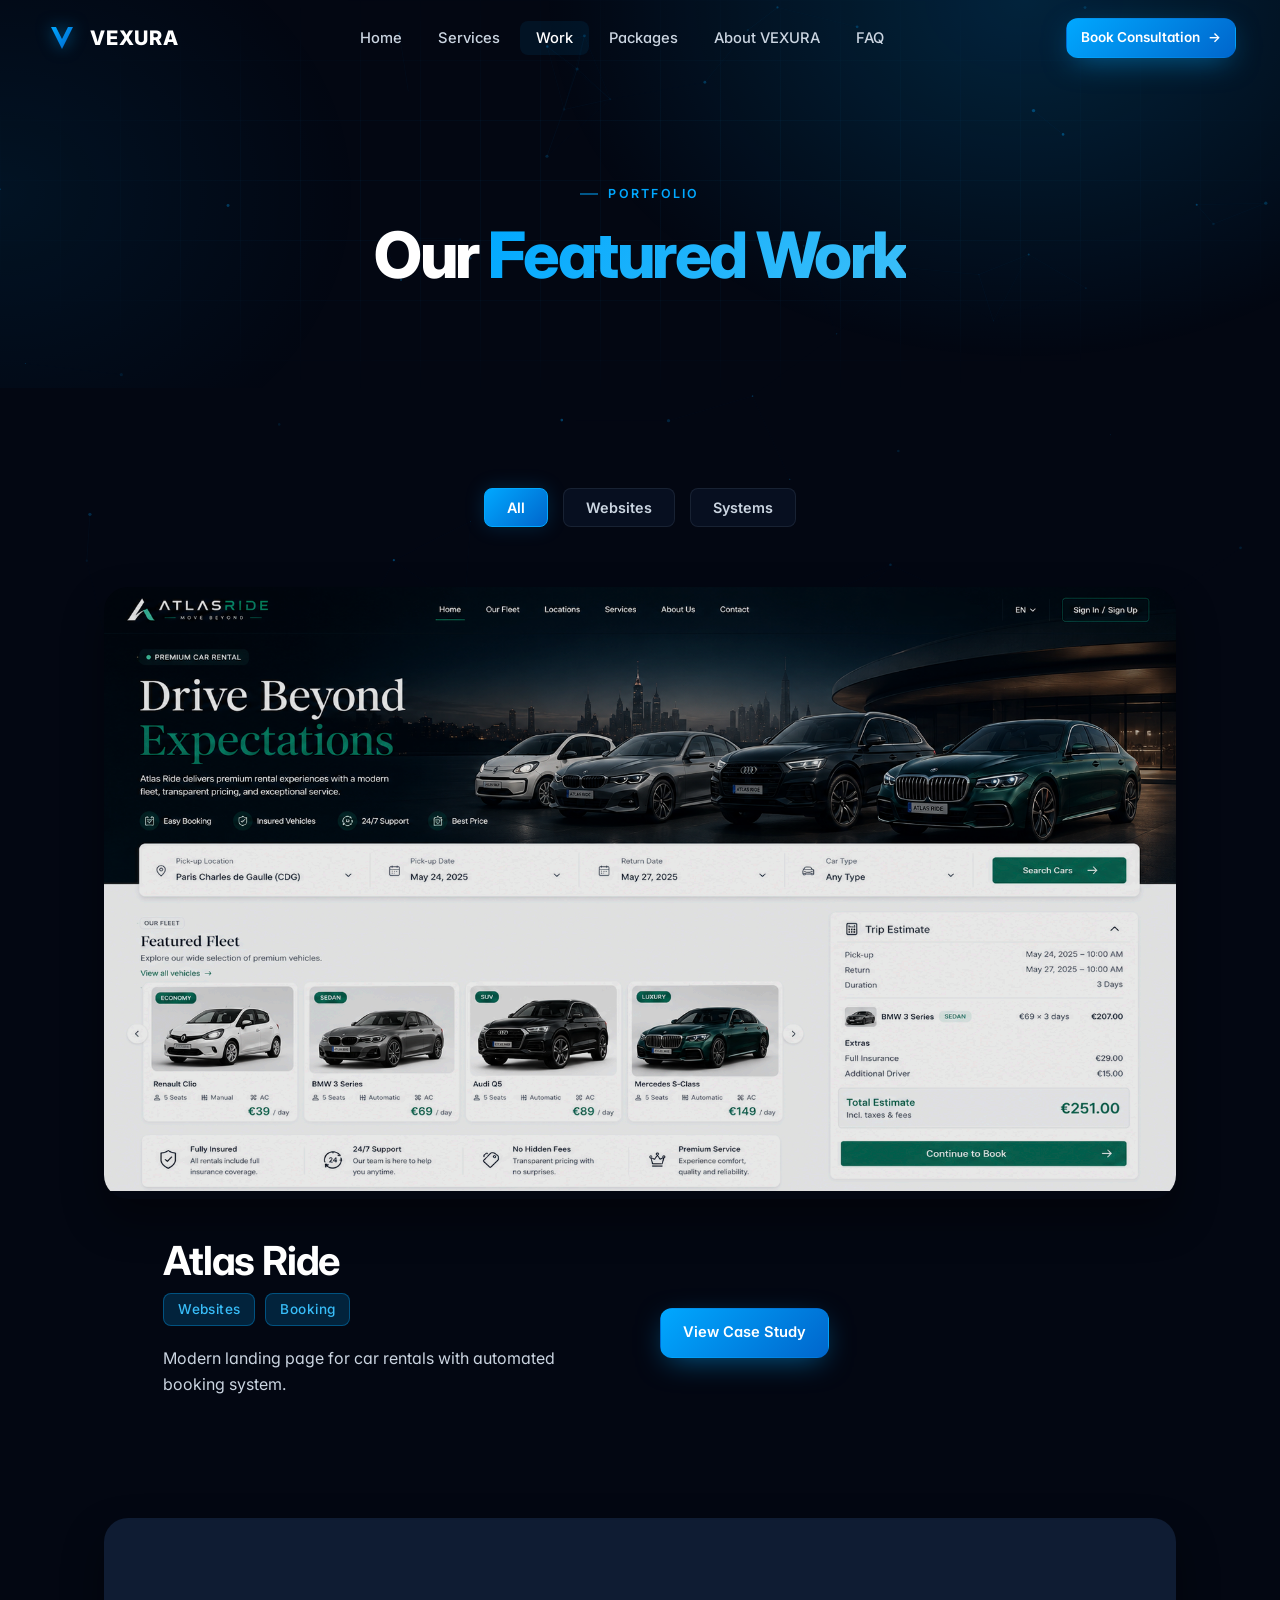
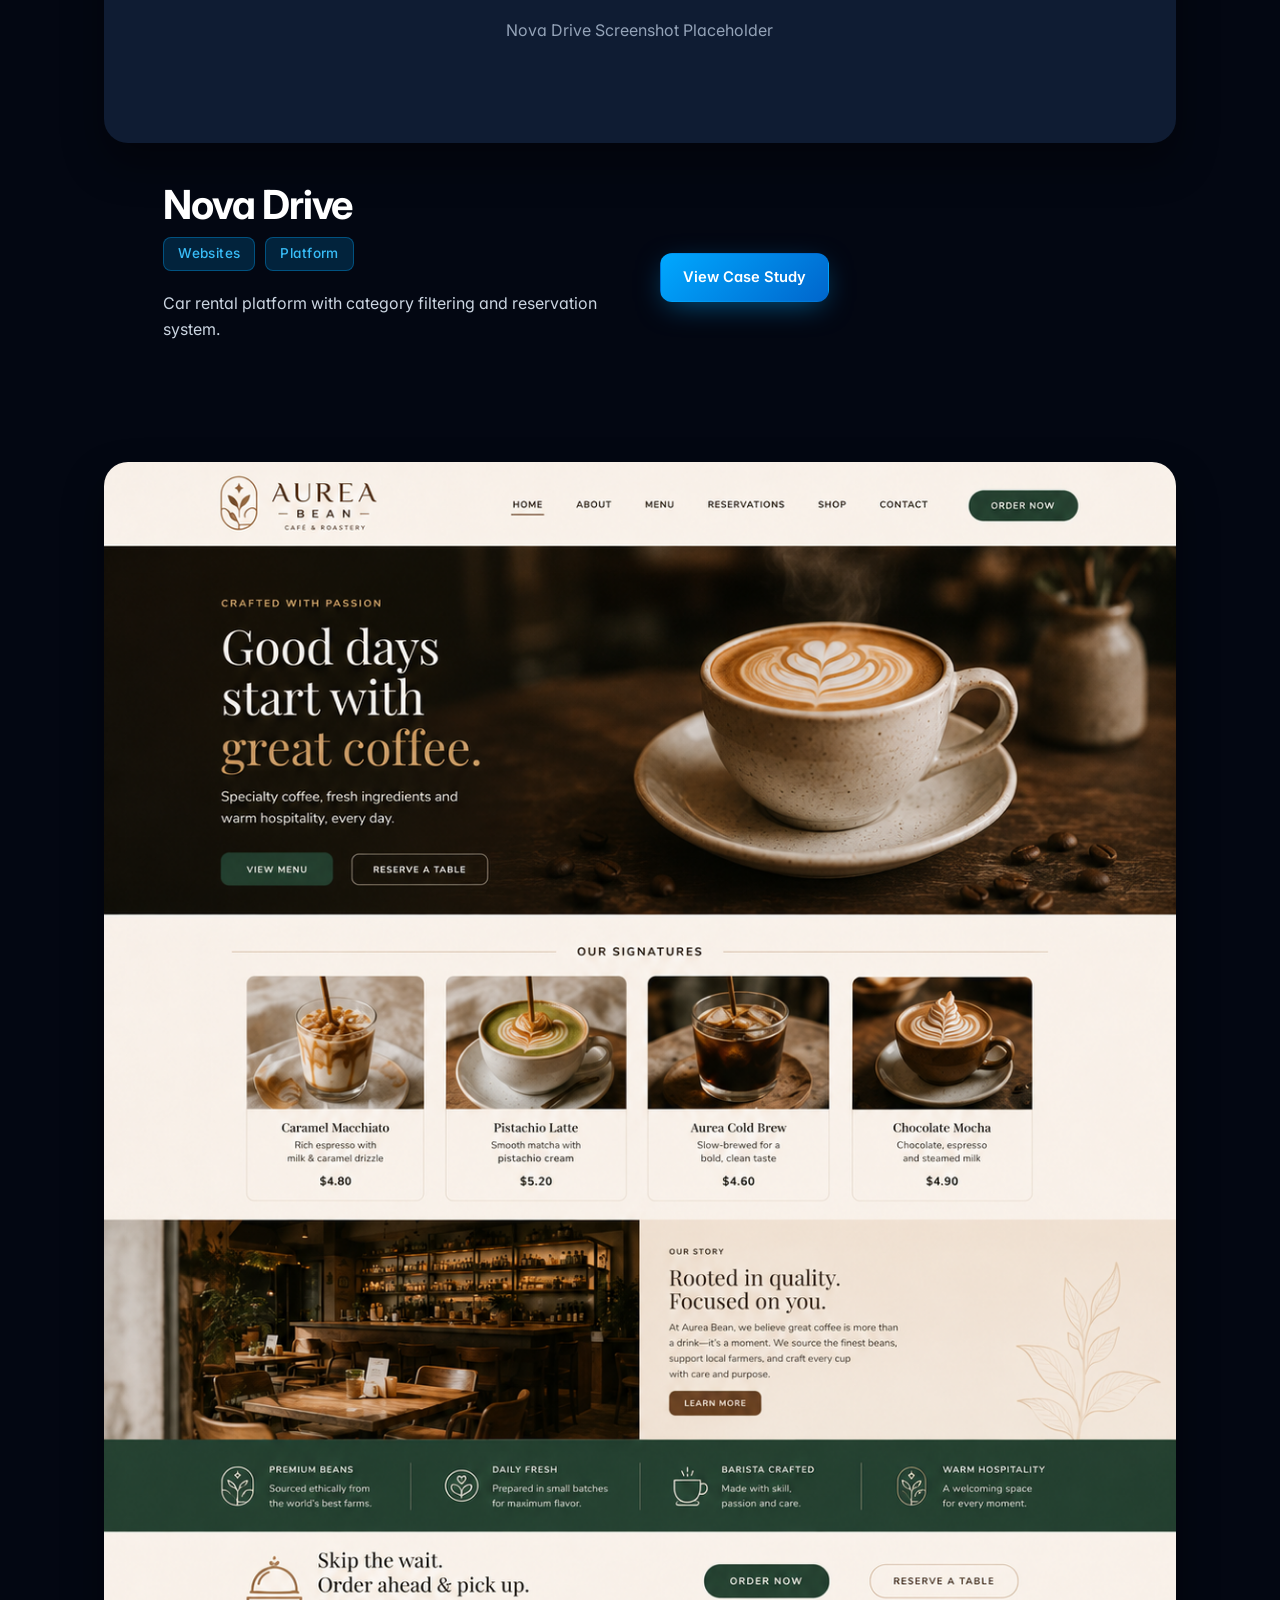
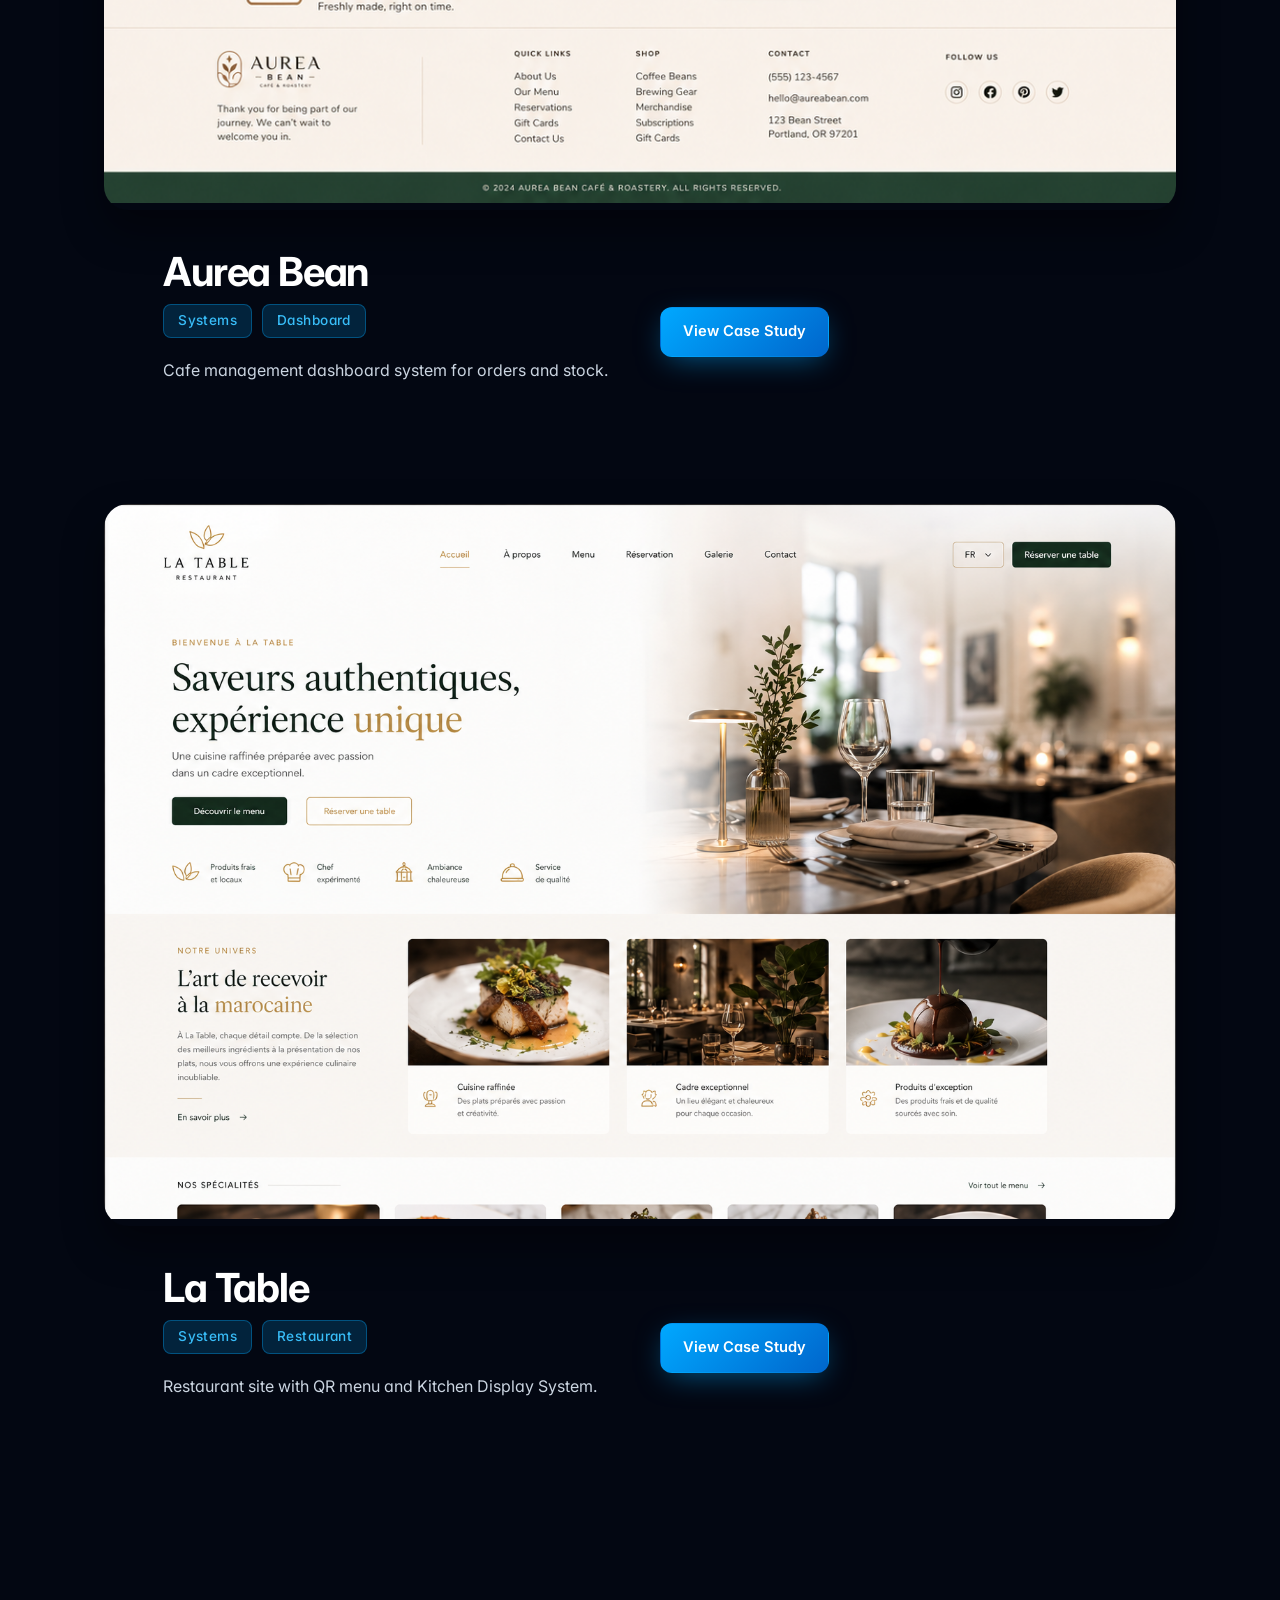
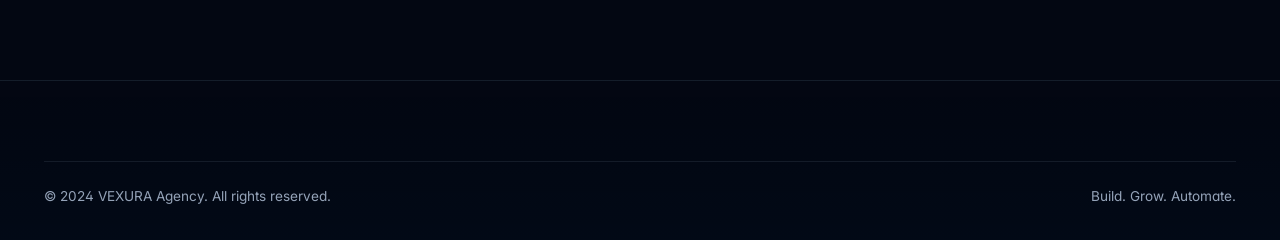
<file: work.html>
<!DOCTYPE html><html lang=en><head><meta charset=UTF-8><meta name=viewport content="width=device-width, initial-scale=1.0"><meta name=description content="Explore premium digital solutions built by VEXURA."><title>Our Work — VEXURA Agency</title><link rel=preconnect href=https://fonts.googleapis.com><link rel=preconnect href=https://fonts.gstatic.com crossorigin><link href="https://fonts.googleapis.com/css2?family=Inter:wght@400;500;600;700;800&display=swap" rel=stylesheet><link rel=stylesheet href=assets/css/style.css></head><body class=work-page><canvas id=particles-canvas></canvas><!-- ============ NAVBAR ============ --><nav class=navbar><div class="container nav-inner"><a href=index.html class=logo><span class=logo-mark><svg viewbox="0 0 32 32" width=32 height=32 fill=none><defs><lineargradient id=lg1 x1=0 y1=0 x2=1 y2=1><stop offset=0% stop-color=#00A8FF /><stop offset=100% stop-color=#0066cc /></lineargradient></defs><path fill=url(#lg1) d="M5 5 L16 27 L27 5 L22 5 L16 17 L10 5 Z"/></svg></span><span>VEXURA</span></a><ul class=nav-links><li><a href=index.html>Home</a></li><li><a href=services.html>Services</a></li><li><a href=work.html class=active>Work</a></li><li><a href=packages.html>Packages</a></li><li><a href=about.html>About VEXURA</a></li><li><a href=faq.html>FAQ</a></li></ul><div class=nav-cta><a href=contact.html class="btn btn-primary btn-sm"> Book Consultation <span class=arrow>→</span></a><button class=menu-toggle aria-label=Menu><svg width=20 height=20 viewbox="0 0 24 24" fill=none stroke=currentColor stroke-width=2><line x1=3 y1=6 x2=21 y2=6 /><line x1=3 y1=12 x2=21 y2=12 /><line x1=3 y1=18 x2=21 y2=18 /></svg></button></div></div></nav><!-- PAGE HERO --><section class=page-hero><div class=bg-grid></div><div class=bg-radial></div><div class=container><span class=eyebrow>Portfolio</span><h1>Our <span class=text-accent-gradient>Featured Work</span></h1></div></section><section class=editorial-section><div class=container><div class=category-filter style="margin-bottom:60px; display:flex; gap:15px; justify-content:center;"><button class="category-btn active" data-filter=all>All</button><button class=category-btn data-filter=websites>Websites</button><button class=category-btn data-filter=systems>Systems</button></div><div class=project-editorial data-category=websites><div class=project-img-container><img src=assets/images/projects/atlas-ride-hero.png class=project-img alt="Atlas Ride"></div><div class=project-details><div class=project-info><h2>Atlas Ride</h2><div class=project-meta><span>Websites</span> <span>Booking</span></div><p>Modern landing page for car rentals with automated booking system.</p></div><div class=project-actions><a href=case-study-atlas-ride.html class="btn btn-primary">View Case Study</a></div></div></div><div class=project-editorial data-category=websites><div class=project-img-container style="display:flex; align-items:center; justify-content:center; background:var(--bg-elev-2);"><div style="padding:100px; color:var(--text-muted);">Nova Drive Screenshot Placeholder</div></div><div class=project-details><div class=project-info><h2>Nova Drive</h2><div class=project-meta><span>Websites</span> <span>Platform</span></div><p>Car rental platform with category filtering and reservation system.</p></div><div class=project-actions><a href=case-study-nova-drive.html class="btn btn-primary">View Case Study</a></div></div></div><div class=project-editorial data-category=websites><div class=project-img-container><img src=assets/images/projects/aurea-bean-1.png class=project-img alt="Aurea Bean"></div><div class=project-details><div class=project-info><h2>Aurea Bean</h2><div class=project-meta><span>Systems</span> <span>Dashboard</span></div><p>Cafe management dashboard system for orders and stock.</p></div><div class=project-actions><a href=case-study-aurea-bean.html class="btn btn-primary">View Case Study</a></div></div></div><div class=project-editorial data-category=systems><div class=project-img-container><img src=assets/images/projects/la-table-1.png class=project-img alt="La Table"></div><div class=project-details><div class=project-info><h2>La Table</h2><div class=project-meta><span>Systems</span> <span>Restaurant</span></div><p>Restaurant site with QR menu and Kitchen Display System.</p></div><div class=project-actions><a href=case-study-la-table.html class="btn btn-primary">View Case Study</a></div></div></div></div></section><footer class=footer><div class=container><div class=footer-bottom><div>© 2024 VEXURA Agency. All rights reserved.</div><div>Build. Grow. Automate.</div></div></div></footer><script src=assets/js/main.js></script></body></html>
</file>
